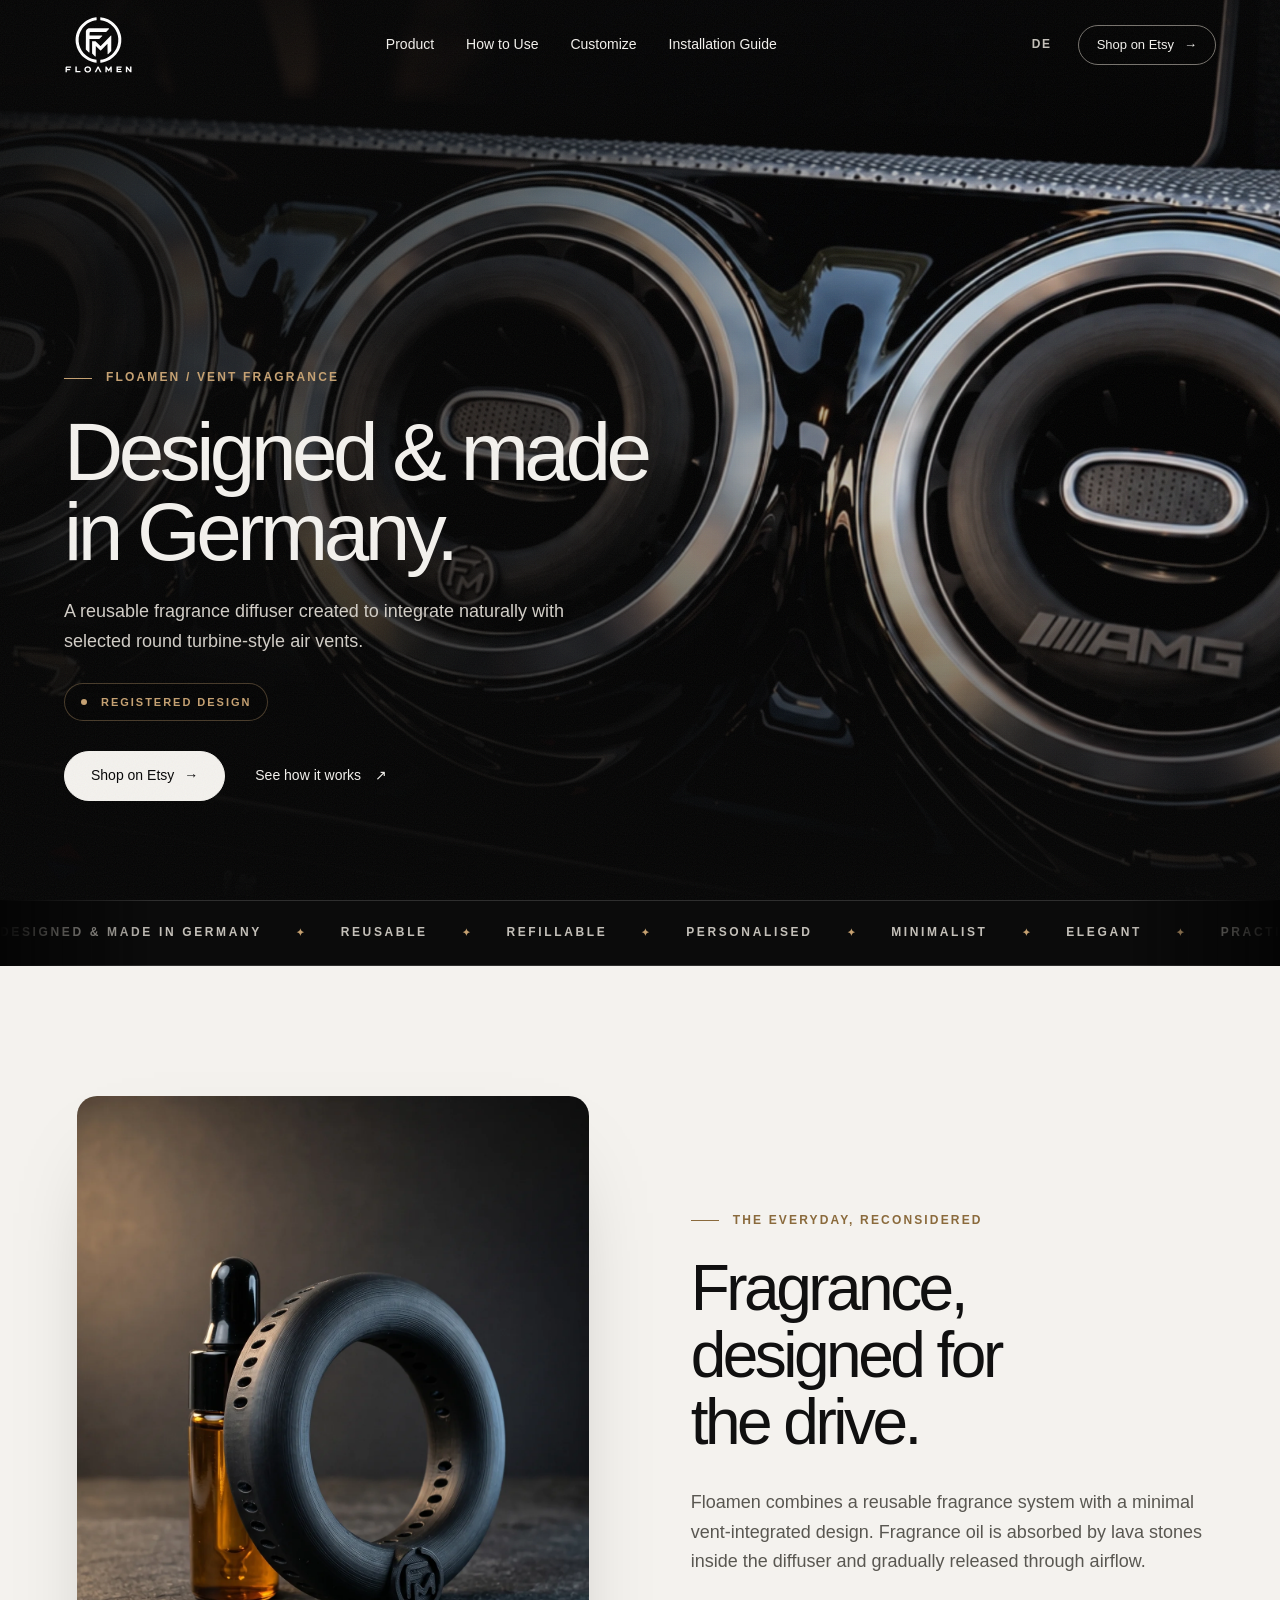
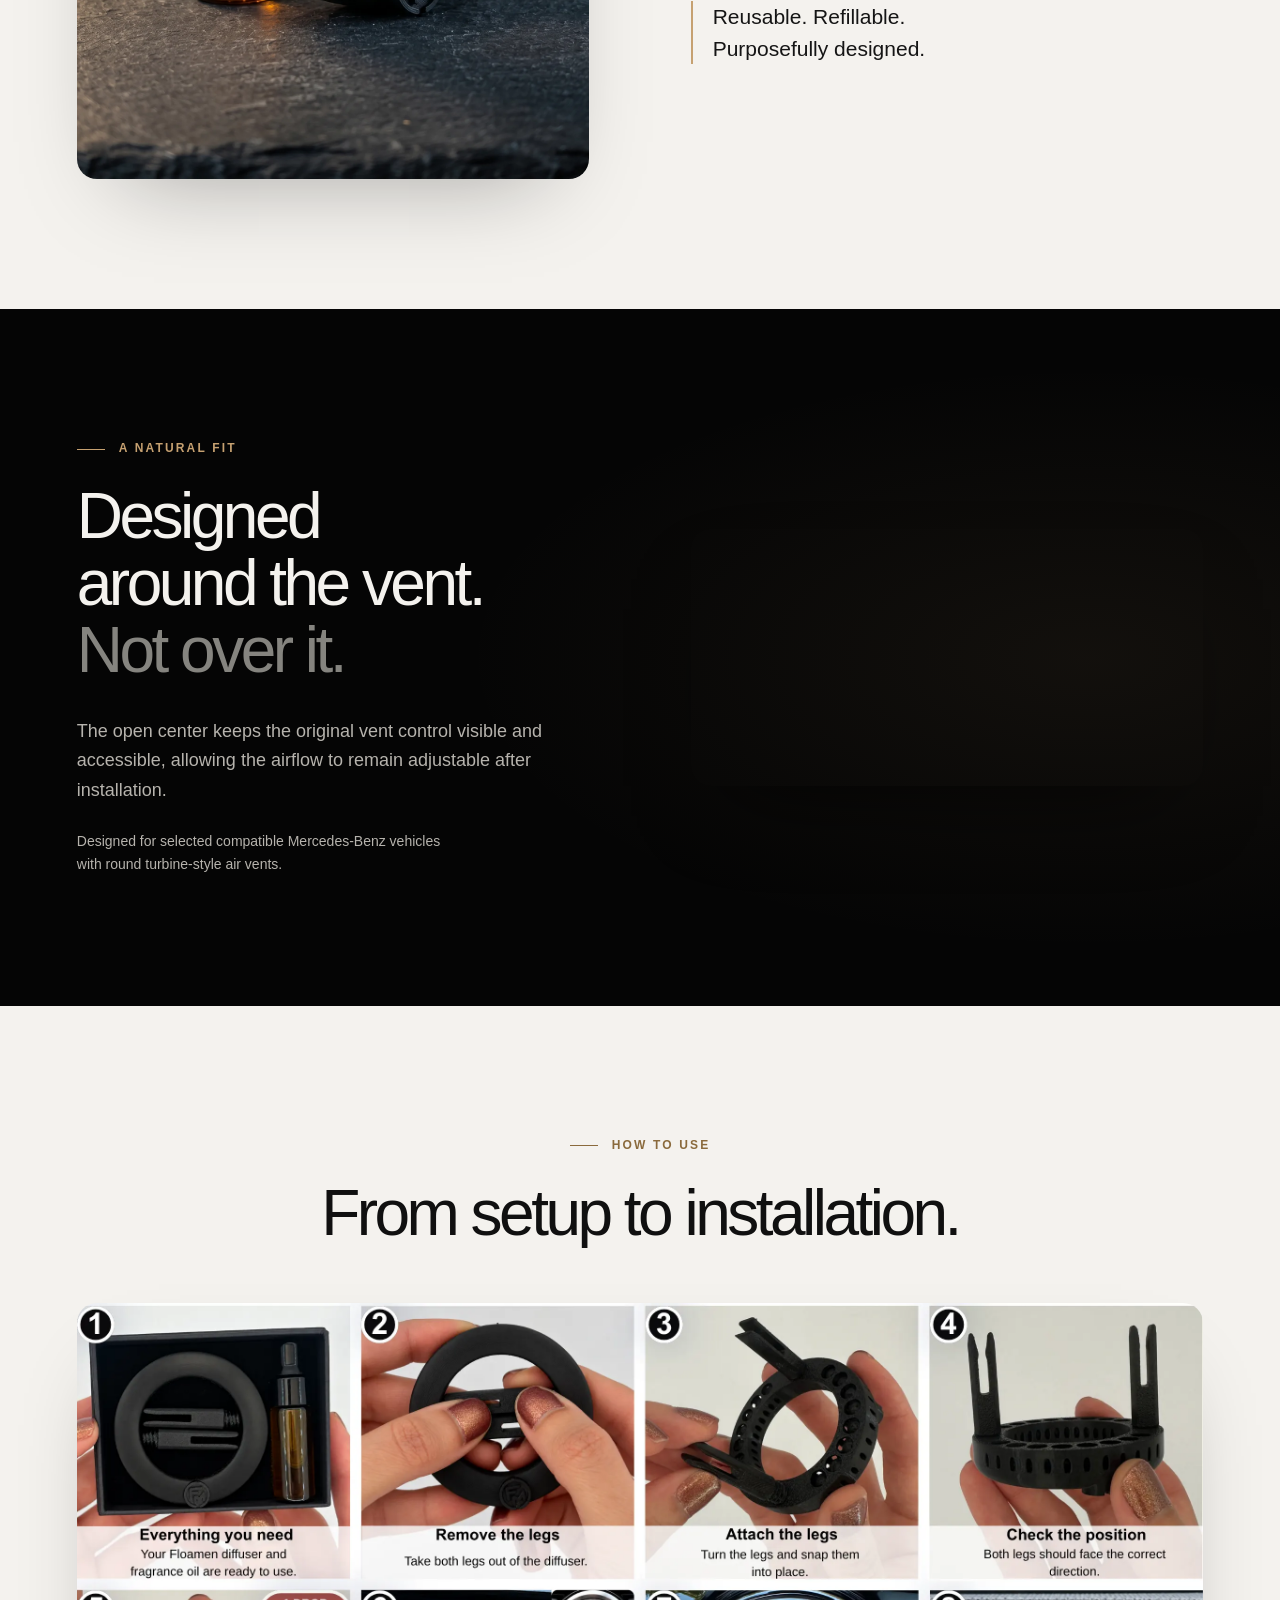
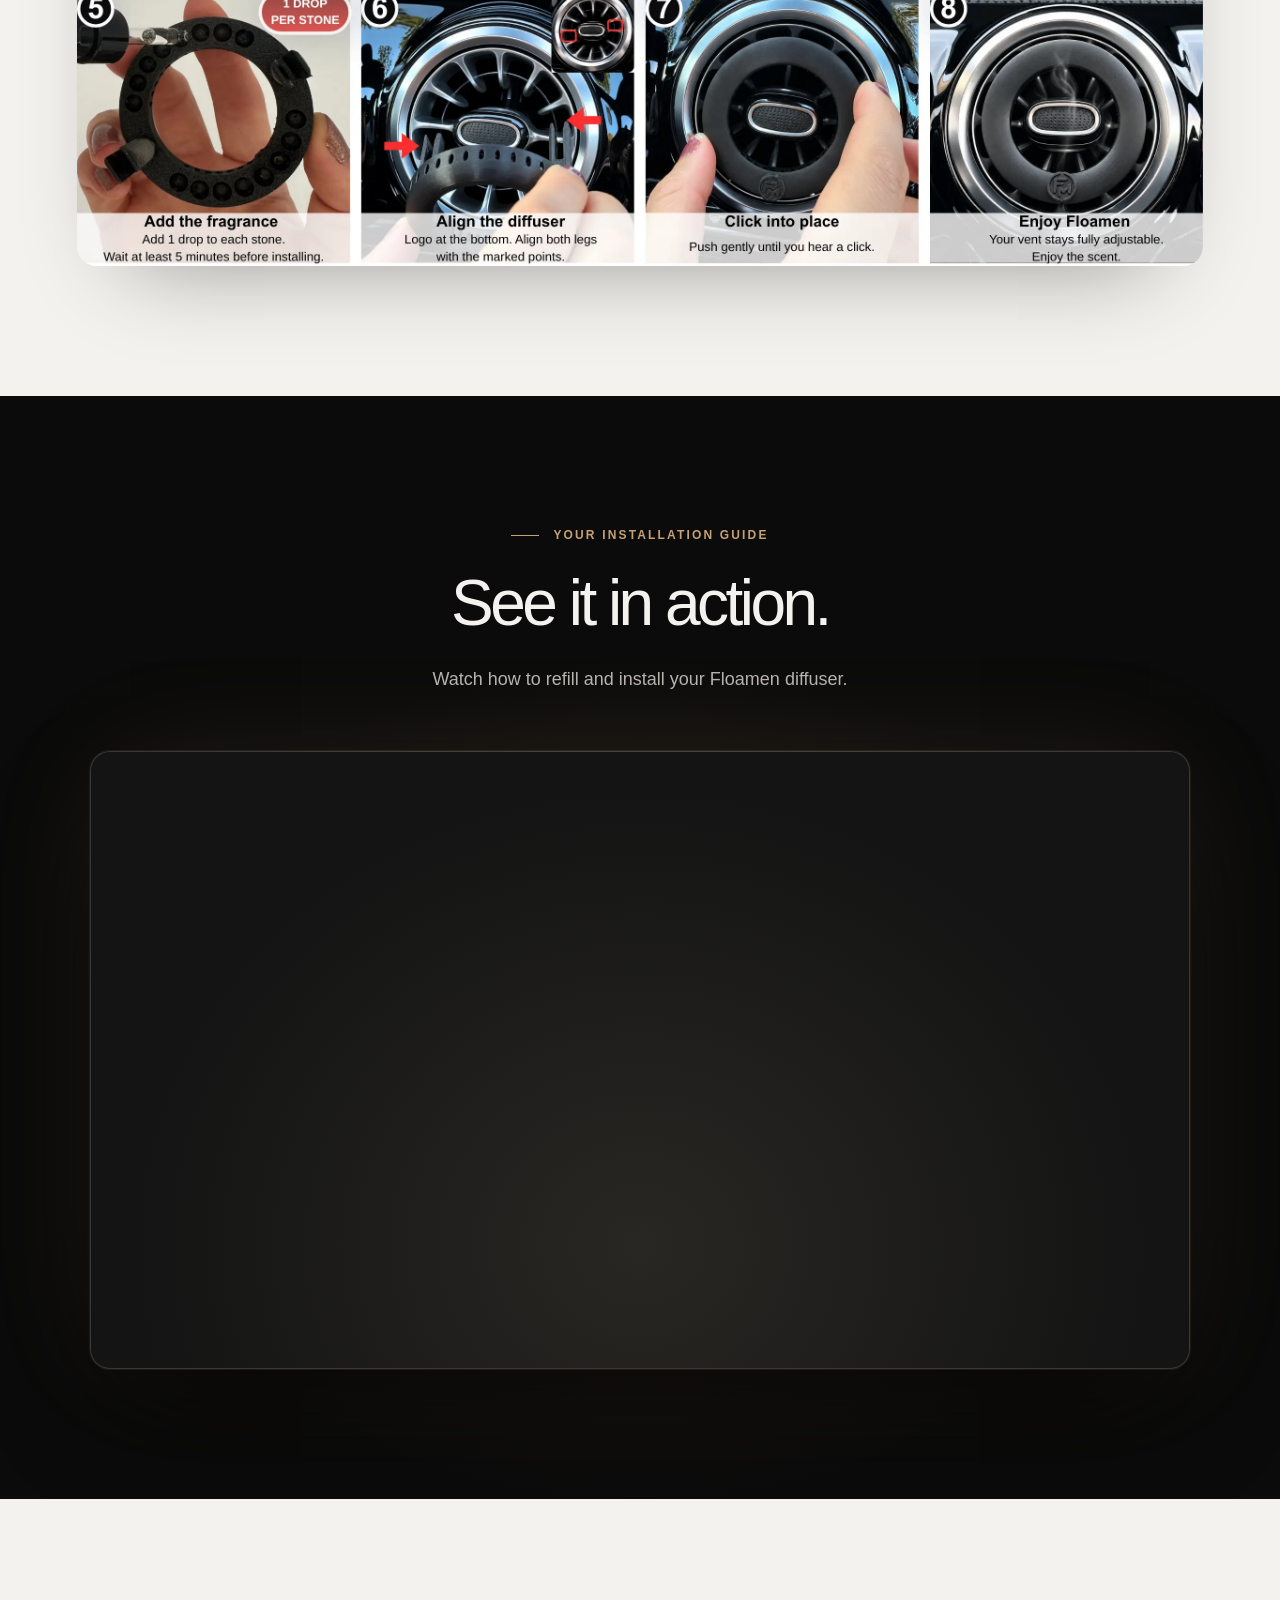
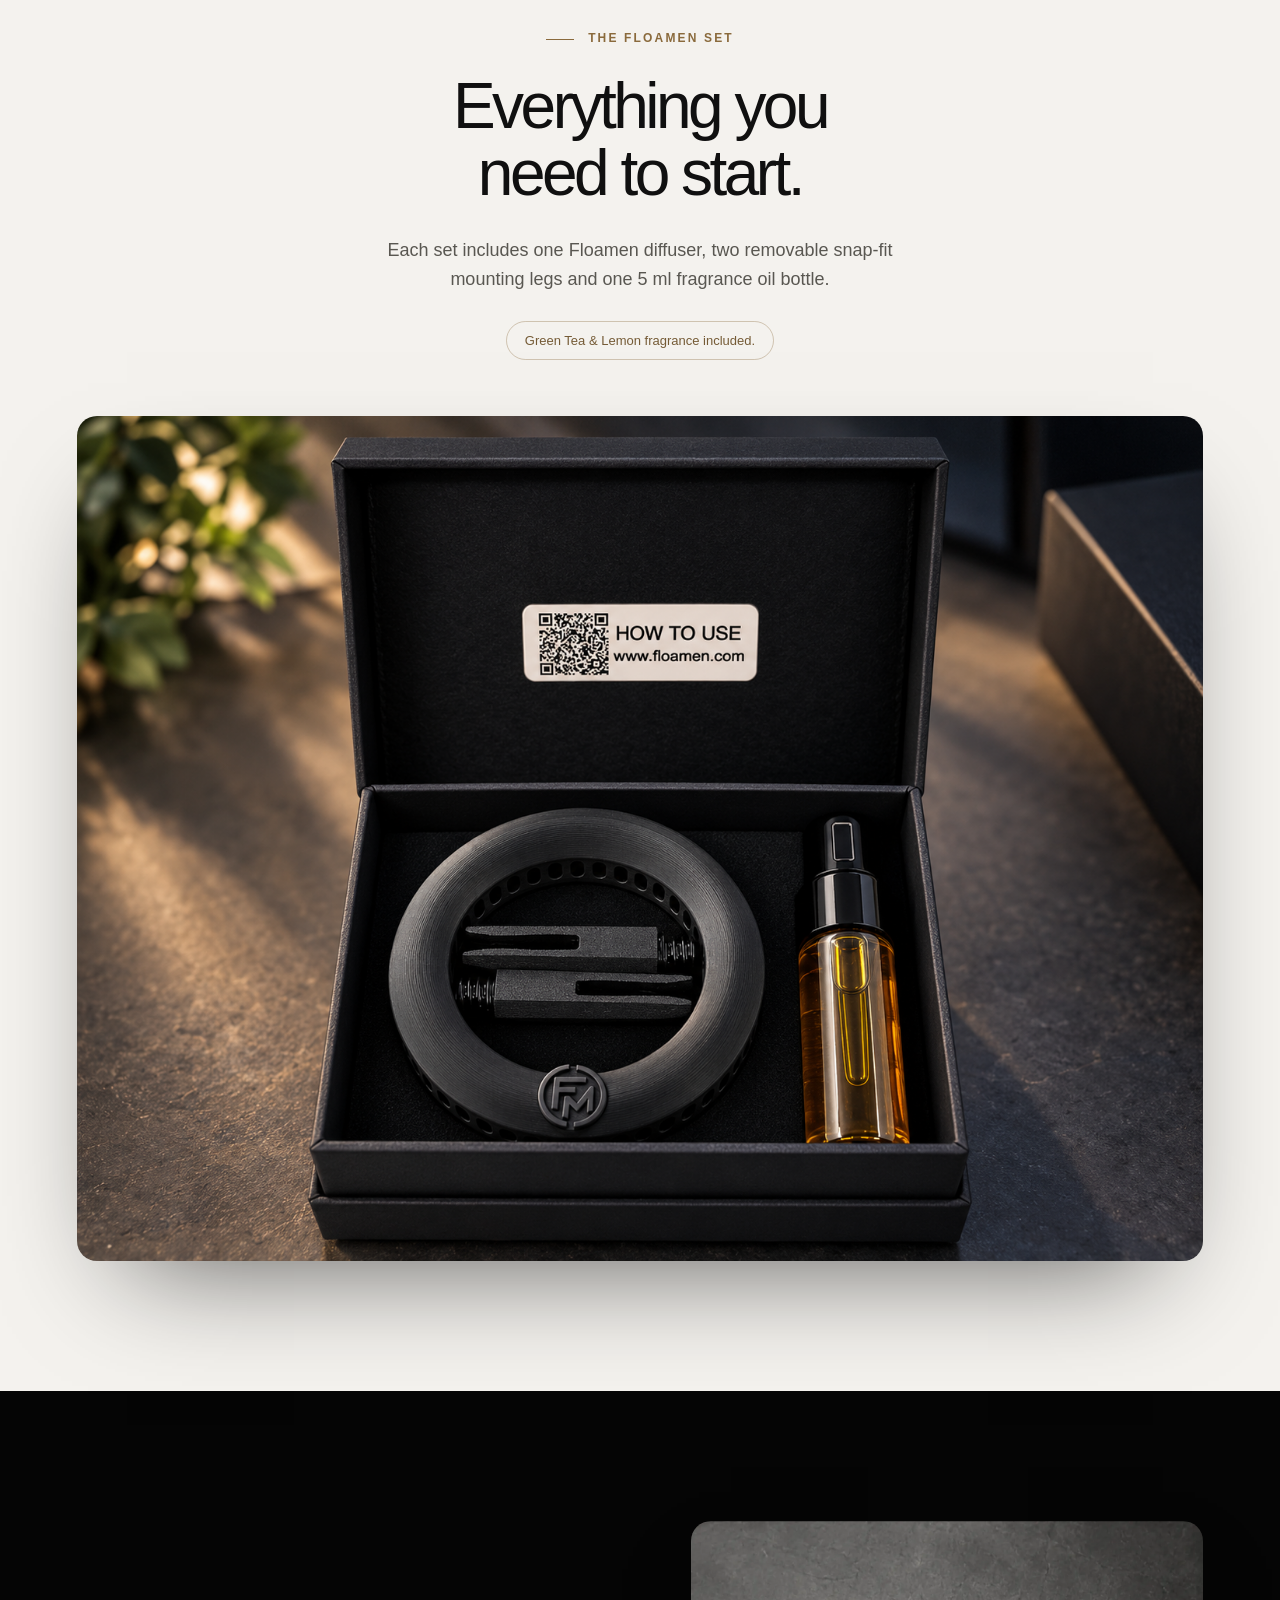
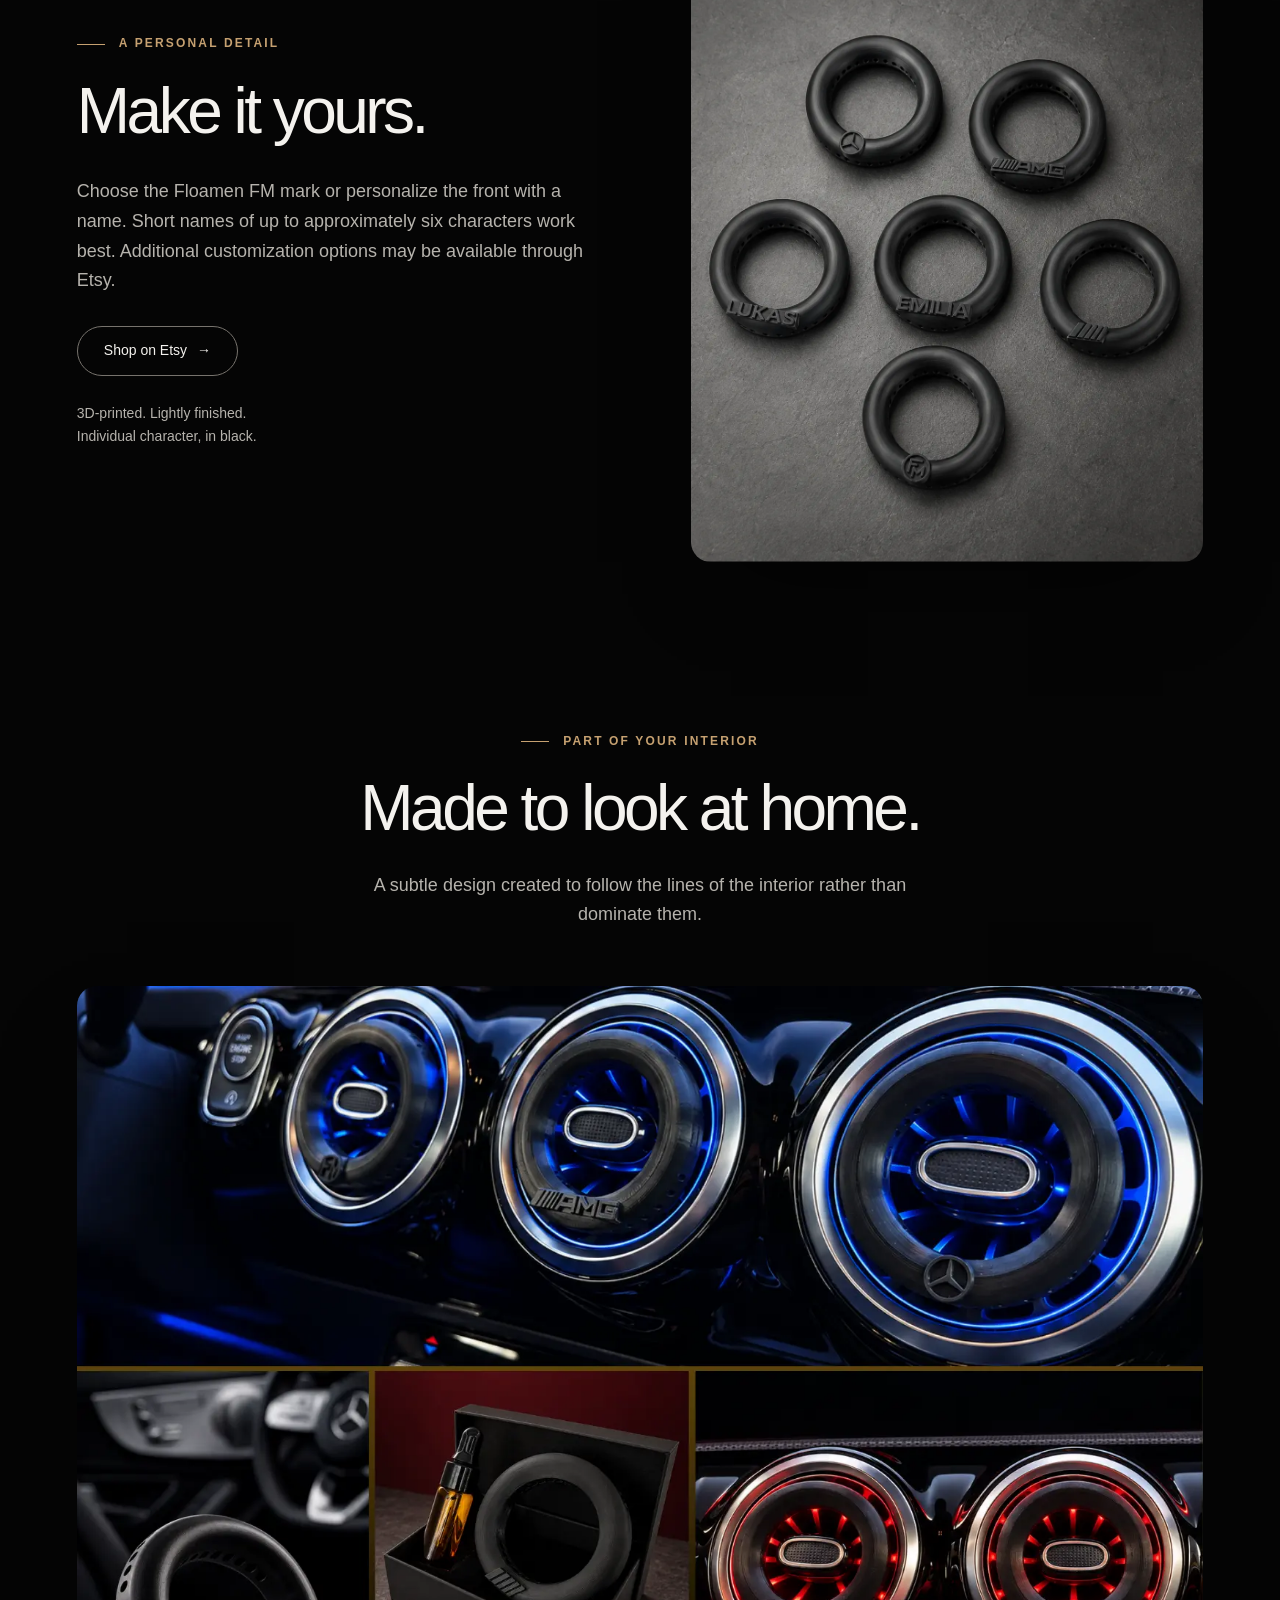
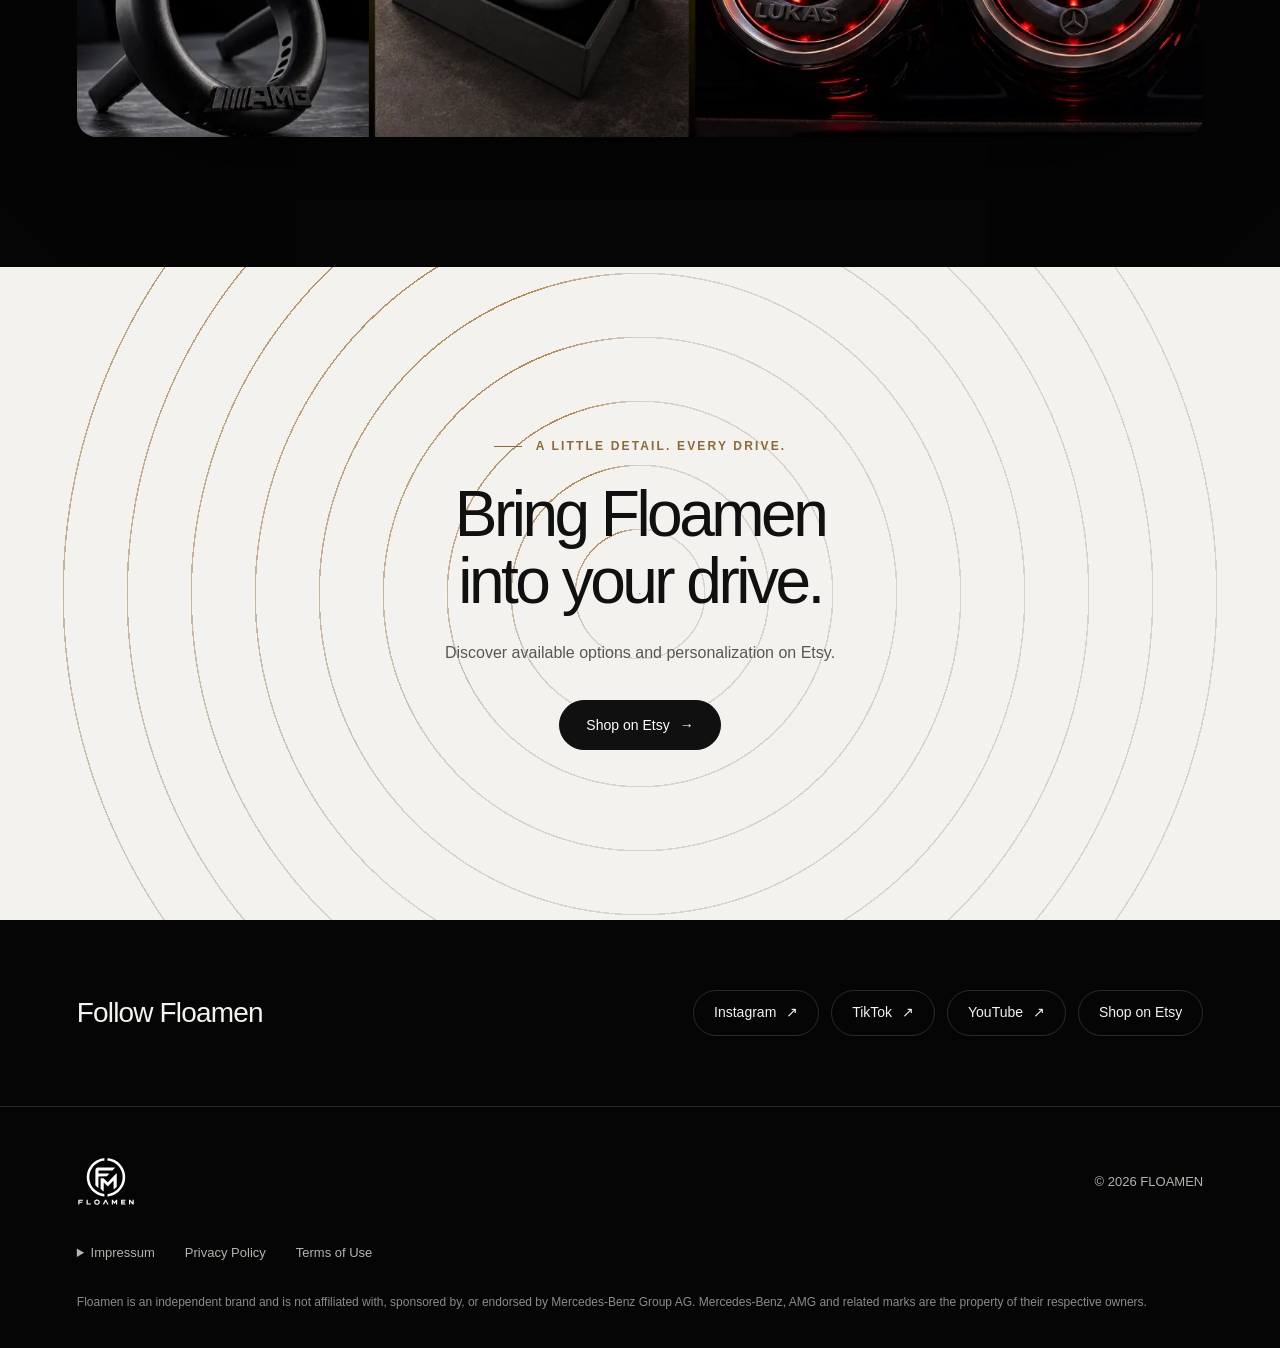
<file: index.html>
<!doctype html>
<html lang="en">

<head>
    <meta charset="utf-8">
    <meta name="viewport" content="width=device-width, initial-scale=1">
    <title>FLOAMEN | Mercedes Car Air Freshener</title>
    <meta name="description" content="Discover FLOAMEN, a premium reusable Mercedes car air freshener designed for selected round turbine-style vents. Personalised design, made in Germany">
    <link rel="canonical" href="https://www.floamen.com/">
<link rel="alternate" hreflang="en" href="https://www.floamen.com/">
<link rel="alternate" hreflang="de" href="https://www.floamen.com/de/">
<link rel="alternate" hreflang="x-default" href="https://www.floamen.com/">
    <meta name="robots" content="index, follow">
    <meta property="og:title" content="FLOAMEN | Reusable Car Fragrance Diffuser">
    <meta property="og:description" content="A reusable, customizable car fragrance diffuser for selected Mercedes-Benz vehicles. Designed and made in Germany.">
    <meta property="og:type" content="website">
    <meta property="og:site_name" content="FLOAMEN">
    <meta name="twitter:card" content="summary_large_image">
    <meta name="twitter:title" content="FLOAMEN | Reusable Car Fragrance Diffuser">
    <meta name="twitter:description" content="A reusable, customizable car fragrance diffuser for selected Mercedes-Benz vehicles. Designed and made in Germany.">
    <meta name="twitter:image" content="https://www.floamen.com/assets/images/hero.webp">
    <meta property="og:url" content="https://www.floamen.com/">
    <meta property="og:image" content="https://www.floamen.com/assets/images/hero.webp">
    <meta property="og:image:alt" content="Floamen diffuser installed in the center turbine-style vent">
    <meta name="theme-color" content="#050505">
    <link rel="icon" href="assets/logo/favicon.png" type="image/png">
    <link rel="stylesheet" href="assets/css/style.css">
    <script defer src="assets/js/links.js"></script>
    <script defer src="assets/js/main.js"></script>
    <script type="application/ld+json">
    {
      "@context": "https://schema.org",
      "@type": "WebSite",
      "name": "FLOAMEN",
      "url": "https://www.floamen.com/"
    }
    </script>
    <style>
        .legal .privacy-link {
            color: inherit;
            text-decoration: none;
            cursor: pointer;
        }
        .legal .privacy-link:hover,
        .legal .privacy-link:focus-visible {
            text-decoration: underline;
            text-underline-offset: 0.25em;
        }
    </style>
</head>

<body>
    <a class="skip" href="#main">Skip to content</a>
    <header class="header"><a class="brand" href="#" aria-label="Floamen home"><img src="assets/logo/floamen-logo.svg"
                width="1000" height="849" alt="FLOAMEN"></a>
        <nav aria-label="Main navigation"><a href="#product">Product</a><a href="#how-to-use">How to Use</a><a
                href="#customize">Customize</a><a href="#installation-video">Installation Guide</a></nav><a class="lang" href="de/" hreflang="de" lang="de"
            aria-label="Deutsch">DE</a><a
            class="button small" data-etsy role="link" href="https://floamen.etsy.com">Shop on Etsy</a>
    </header>
    <main id="main">
        <section class="hero" aria-labelledby="hero-title">
            <div class="hero-copy">
                <p class="eyebrow">FLOAMEN / VENT FRAGRANCE</p>
                <h1 id="hero-title">Designed &amp; made<br>in Germany.</h1>
                <p>A reusable fragrance diffuser created to integrate naturally with selected round turbine-style air
                    vents.</p>
                <p class="eyebrow badge">REGISTERED DESIGN</p>
                <div class="actions"><a class="button" data-etsy role="link" href="https://floamen.etsy.com">Shop on Etsy</a><a class="text-link" href="#how-to-use">See how it works <span
                            aria-hidden="true">↗</span></a></div>
            </div><img class="hero-image" src="assets/images/hero.webp" width="1448" height="1086" loading="eager"
                fetchpriority="high"
                alt="Black FM-branded Floamen diffuser fitted inside the center vent, with all three turbine vents visible">
        </section>
        <div class="marquee" aria-hidden="true">
            <div class="marquee-track"><span>Designed &amp; made in Germany</span><span>Reusable</span><span>Refillable</span><span>Personalised</span><span>Minimalist</span><span>Elegant</span><span>Practical</span><span>Individual</span><span>Registered design</span></div>
        </div>
        <section id="product" class="split light section">
            <div class="photo reveal"><img src="assets/images/product-fragrance.webp" width="1086" height="1448"
                    loading="lazy"
                    alt="Black Floamen ring with two rear mounting legs beside a fragrance oil dropper bottle"></div>
            <div class="copy reveal">
                <p class="eyebrow">THE EVERYDAY, RECONSIDERED</p>
                <h2>Fragrance,<br>designed for<br>the drive.</h2>
                <p>Floamen combines a reusable fragrance system with a minimal vent-integrated design. Fragrance oil is
                    absorbed by lava stones inside the diffuser and gradually released through airflow.</p>
                <p class="statement">Reusable. Refillable.<br>Purposefully designed.</p>
            </div>
        </section>
        <section class="split integration section">
            <div class="copy reveal">
                <p class="eyebrow">A NATURAL FIT</p>
                <h2>Designed around the vent.<br><span class="muted">Not over it.</span></h2>
                <p>The open center keeps the original vent control visible and accessible, allowing the airflow to
                    remain adjustable after installation.</p>
                <p class="fine">Designed for selected compatible Mercedes-Benz vehicles with round turbine-style air
                    vents.</p>
            </div>
            <div class="photo reveal"><video autoplay loop muted playsinline preload="metadata" width="1080" height="1440"
                    aria-label="Floamen diffuser and vent control rotating together"
                    style="display: block; width: 100%; max-width: 100%; height: auto; object-fit: contain;">
                    <source src="assets/video/vent-adjustment.mp4" type="video/mp4">
                </video>
            </div>
        </section>
        <section id="how-to-use" class="instructions section light" aria-labelledby="how-to-use-title">
            <div class="section-heading reveal">
                <p class="eyebrow">HOW TO USE</p>
                <h2 id="how-to-use-title">From setup to installation.</h2>
            </div>
            <img class="instruction-image reveal" src="assets/images/how-it-works.webp" width="2400" height="1200"
                loading="lazy" decoding="async"
                style="display:block;width:min(100%,1200px);max-width:100%;height:auto;object-fit:contain;margin:clamp(1.5rem,4vw,3rem) auto 0;"
                alt="Floamen step-by-step instructional collage showing how to prepare, refill, and install the diffuser.">
        </section>
        <section id="installation-video" class="video-section section">
            <div class="section-heading reveal">
                <p class="eyebrow">YOUR INSTALLATION GUIDE</p>
                <h2>See it in action.</h2>
                <p>Watch how to refill and install your Floamen diffuser.</p>
            </div>
            <div id="video-player" class="video-player" aria-label="Floamen installation video"></div>
        </section>
        <section class="included section light">
            <div class="section-heading reveal">
                <p class="eyebrow">THE FLOAMEN SET</p>
                <h2>Everything you<br>need to start.</h2>
                <p>Each set includes one Floamen diffuser, two removable snap-fit mounting legs and one 5 ml fragrance
                    oil bottle.</p>
                <p class="scent">Green Tea &amp; Lemon fragrance included.</p>
            </div><img class="wide-photo reveal" src="assets/images/whats-included.webp" width="1448" height="1086"
                loading="lazy"
                alt="Black presentation box holding the Floamen diffuser, two detached mounting legs inside the ring and a 5 ml fragrance oil bottle">
        </section>
        <section id="customize" class="split section">
            <div class="copy reveal">
                <p class="eyebrow">A PERSONAL DETAIL</p>
                <h2>Make it yours.</h2>
                <p>Choose the Floamen FM mark or personalize the front with a name. Short names of up to approximately
                    six characters work best. Additional customization options may be available through Etsy.</p><a
                    class="button" data-etsy role="link" href="https://floamen.etsy.com">Shop on Etsy</a>
                <p class="fine">3D-printed. Lightly finished.<br>Individual character, in black.</p>
            </div>
            <div class="photo reveal"><img src="assets/images/customization.webp" width="1122" height="1402"
                    loading="lazy"
                    alt="Six black diffuser customization examples, including the Floamen FM mark and raised names LUKAS and EMILIA">
            </div>
        </section>
        <section class="lifestyle section">
            <div class="section-heading reveal">
                <p class="eyebrow">PART OF YOUR INTERIOR</p>
                <h2>Made to look at home.</h2>
                <p>A subtle design created to follow the lines of the interior rather than dominate them.</p>
            </div><img class="wide-photo reveal" src="assets/images/lifestyle.webp" width="1448" height="1086"
                loading="lazy"
                alt="Collage of Floamen integrated into turbine-style vents and displayed beside its fragrance bottle">
        </section>
        <section class="final-cta section light">
            <p class="eyebrow">A LITTLE DETAIL. EVERY DRIVE.</p>
            <h2>Bring Floamen<br>into your drive.</h2>
            <p>Discover available options and personalization on Etsy.</p><a class="button dark" data-etsy role="link" href="https://floamen.etsy.com">Shop on Etsy</a>
        </section>
        <section class="social section">
            <h2>Follow Floamen</h2>
            <div class="social-links"><a data-link="instagram">Instagram <span aria-hidden="true">↗</span></a><a
                    data-link="tiktok">TikTok <span aria-hidden="true">↗</span></a><a data-link="youtube">YouTube <span
                        aria-hidden="true">↗</span></a><a data-etsy role="link" href="https://floamen.etsy.com">Shop on Etsy</a></div>
        </section>
    </main>
    <footer>
        <div class="footer-top"><a class="brand footer-brand" href="#" aria-label="Floamen home"><img
                    src="assets/logo/floamen-logo.svg" width="1000" height="849" loading="lazy" alt="FLOAMEN"></a>
            <p>© <span id="year"></span> FLOAMEN</p>
        </div>
        <div class="legal">
            <details id="impressum">
                <summary>Impressum</summary>
                <div>
                    <p><strong>Angaben gemäß § 5 DDG</strong></p>
                    <p><strong>Ümran Negiz</strong><br>
                    Einzelunternehmen – FLOAMEN<br>
                    Biedenkopfer Straße<br>
                    57072 Siegen<br>
                    Deutschland</p>
                    <p><strong>Kontakt:</strong><br>
                    E-Mail: <a href="mailto:floamen.design@gmail.com">floamen.design@gmail.com</a></p>
                </div>
            </details>
            <a class="privacy-link" href="privacy-policy.html">Privacy Policy</a>
<a class="privacy-link" href="terms.html">Terms of Use</a>
        </div>
        <p class="disclaimer">Floamen is an independent brand and is not affiliated with, sponsored by, or endorsed by
            Mercedes-Benz Group AG. Mercedes-Benz, AMG and related marks are the property of their respective owners.
        </p>
    </footer>
</body>

</html>
</file>
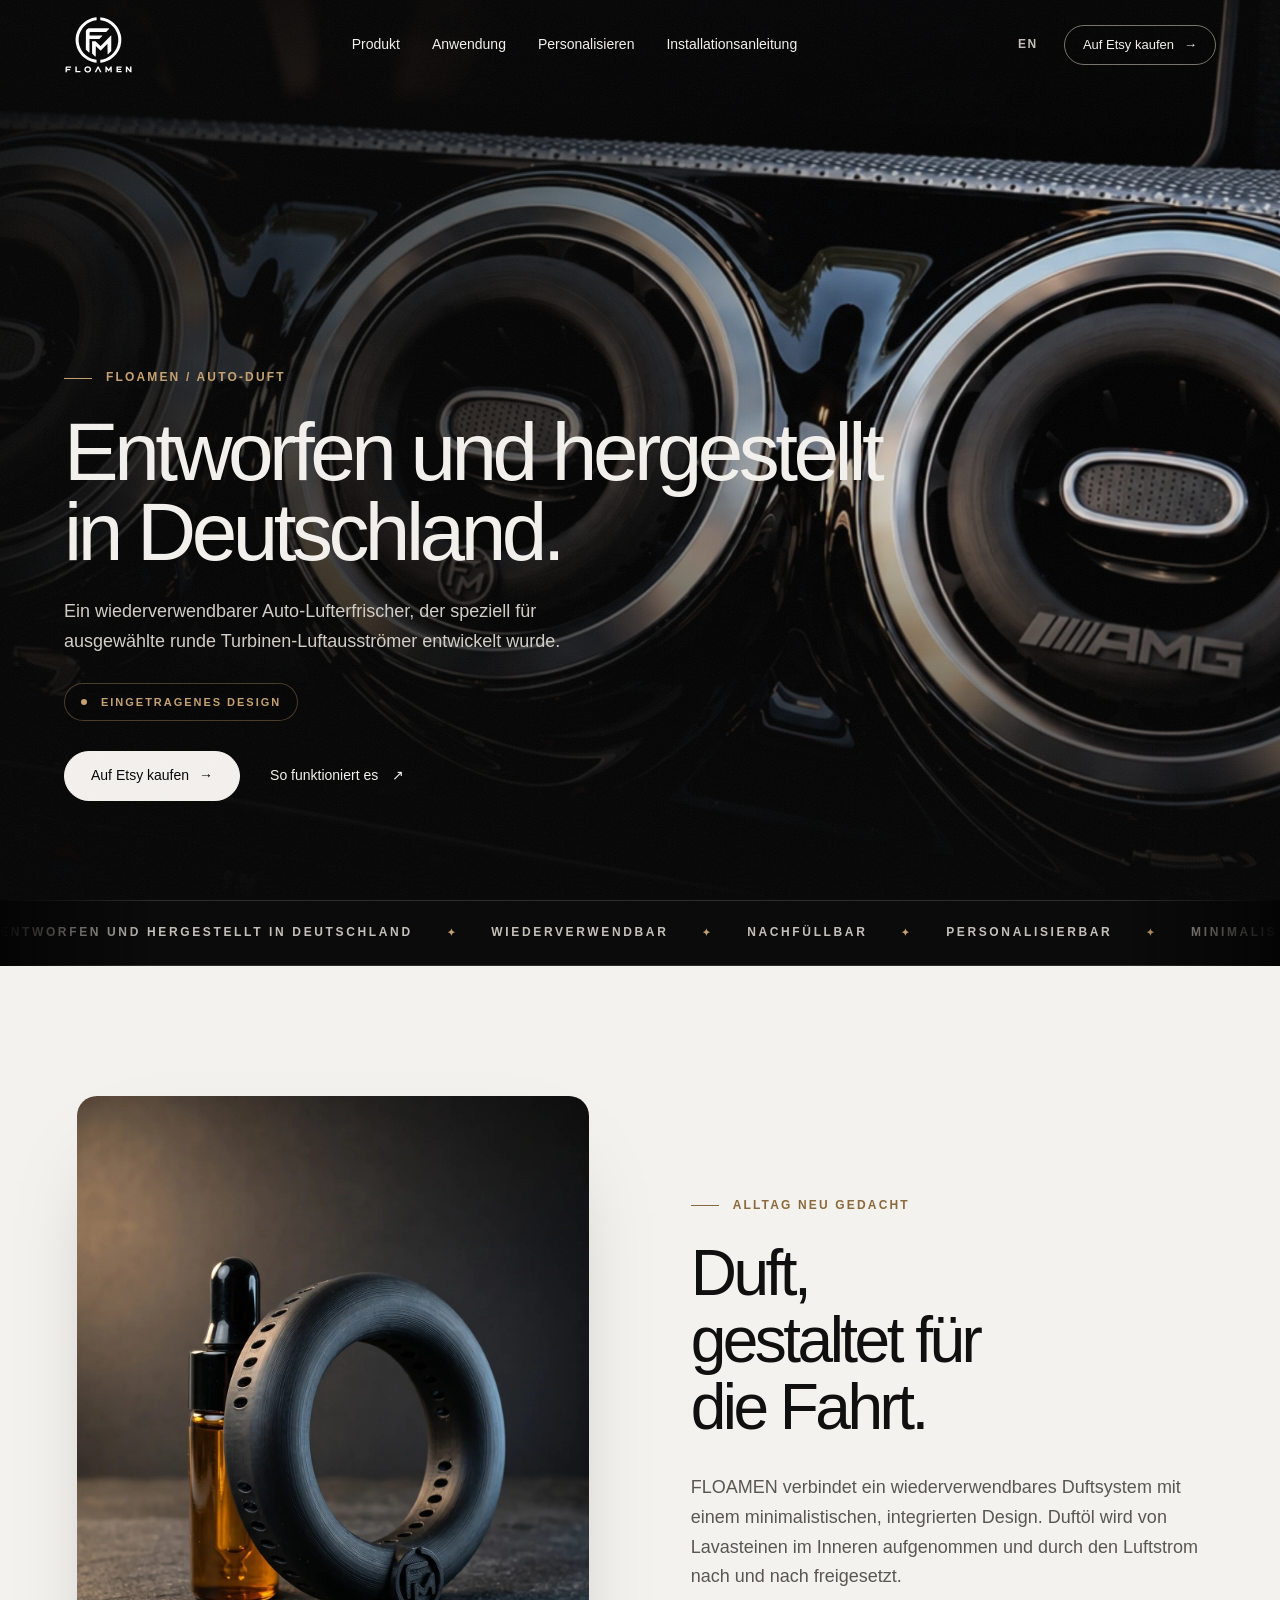
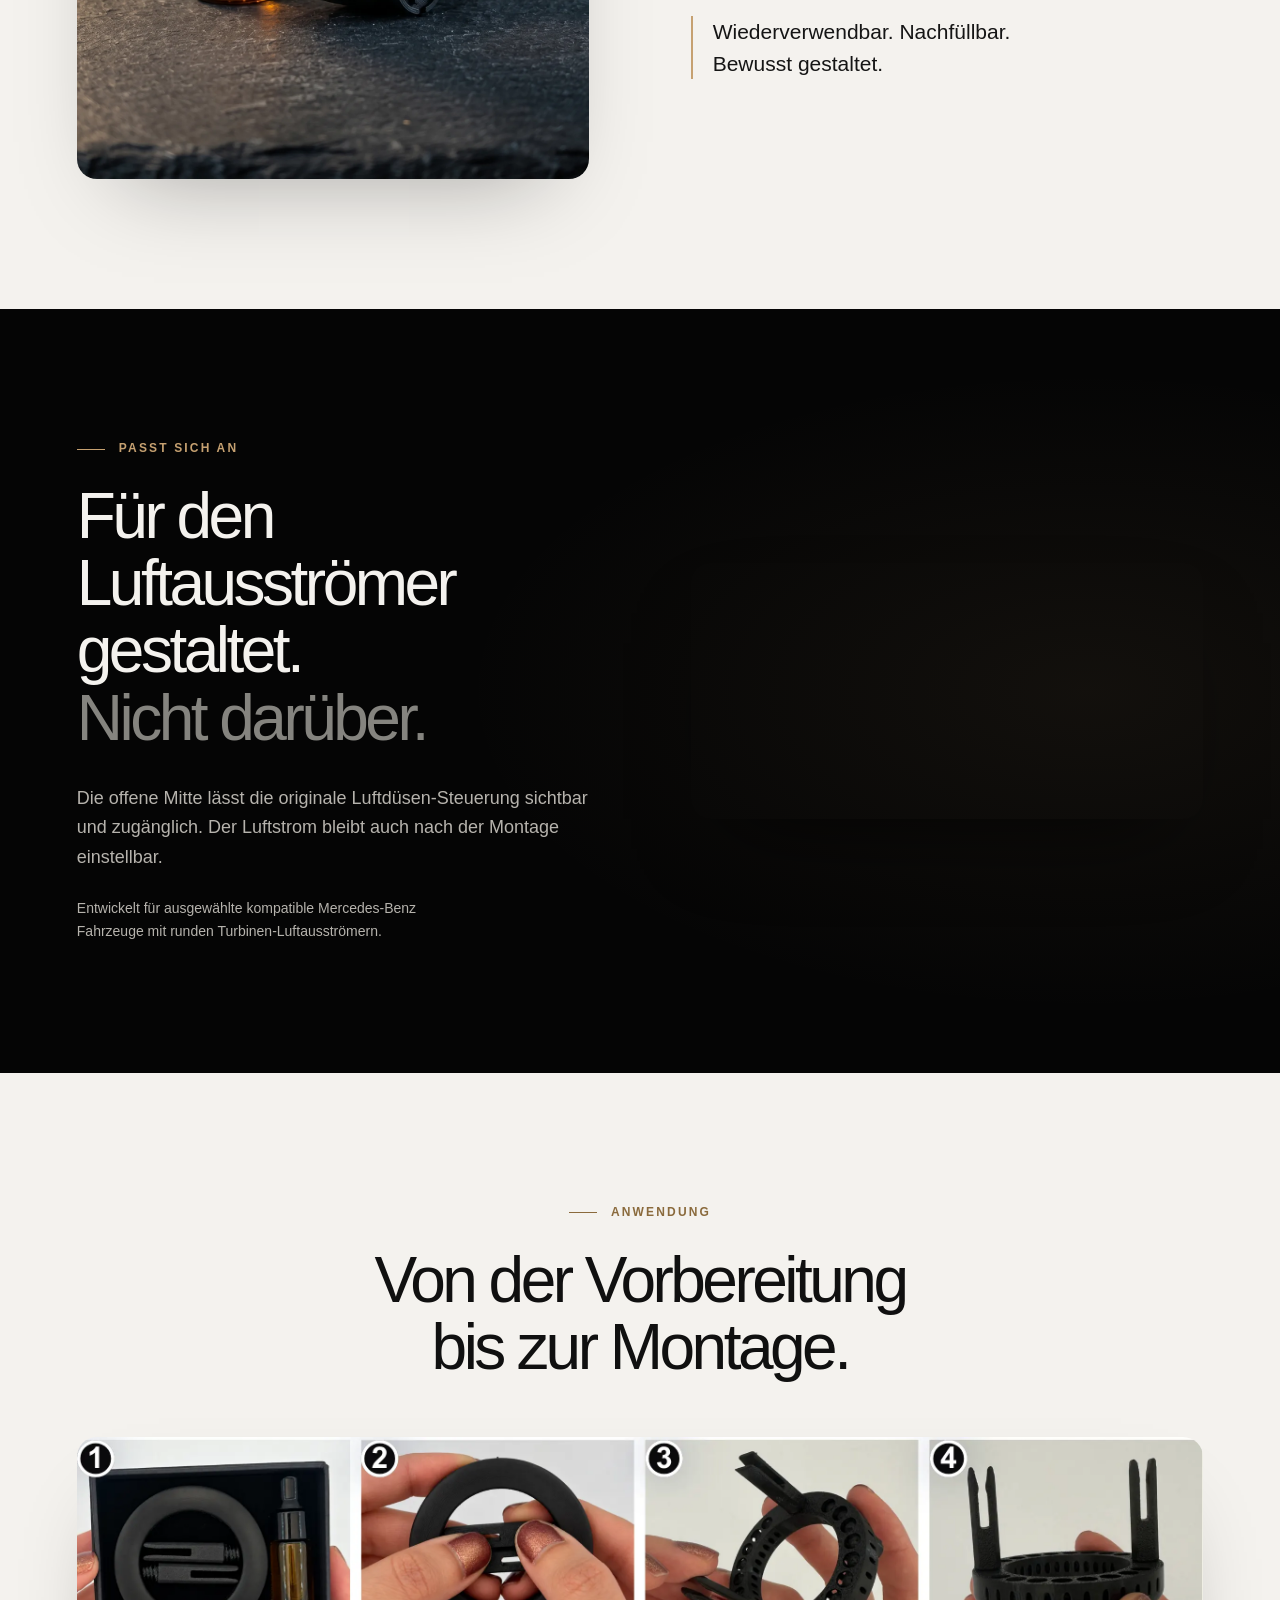
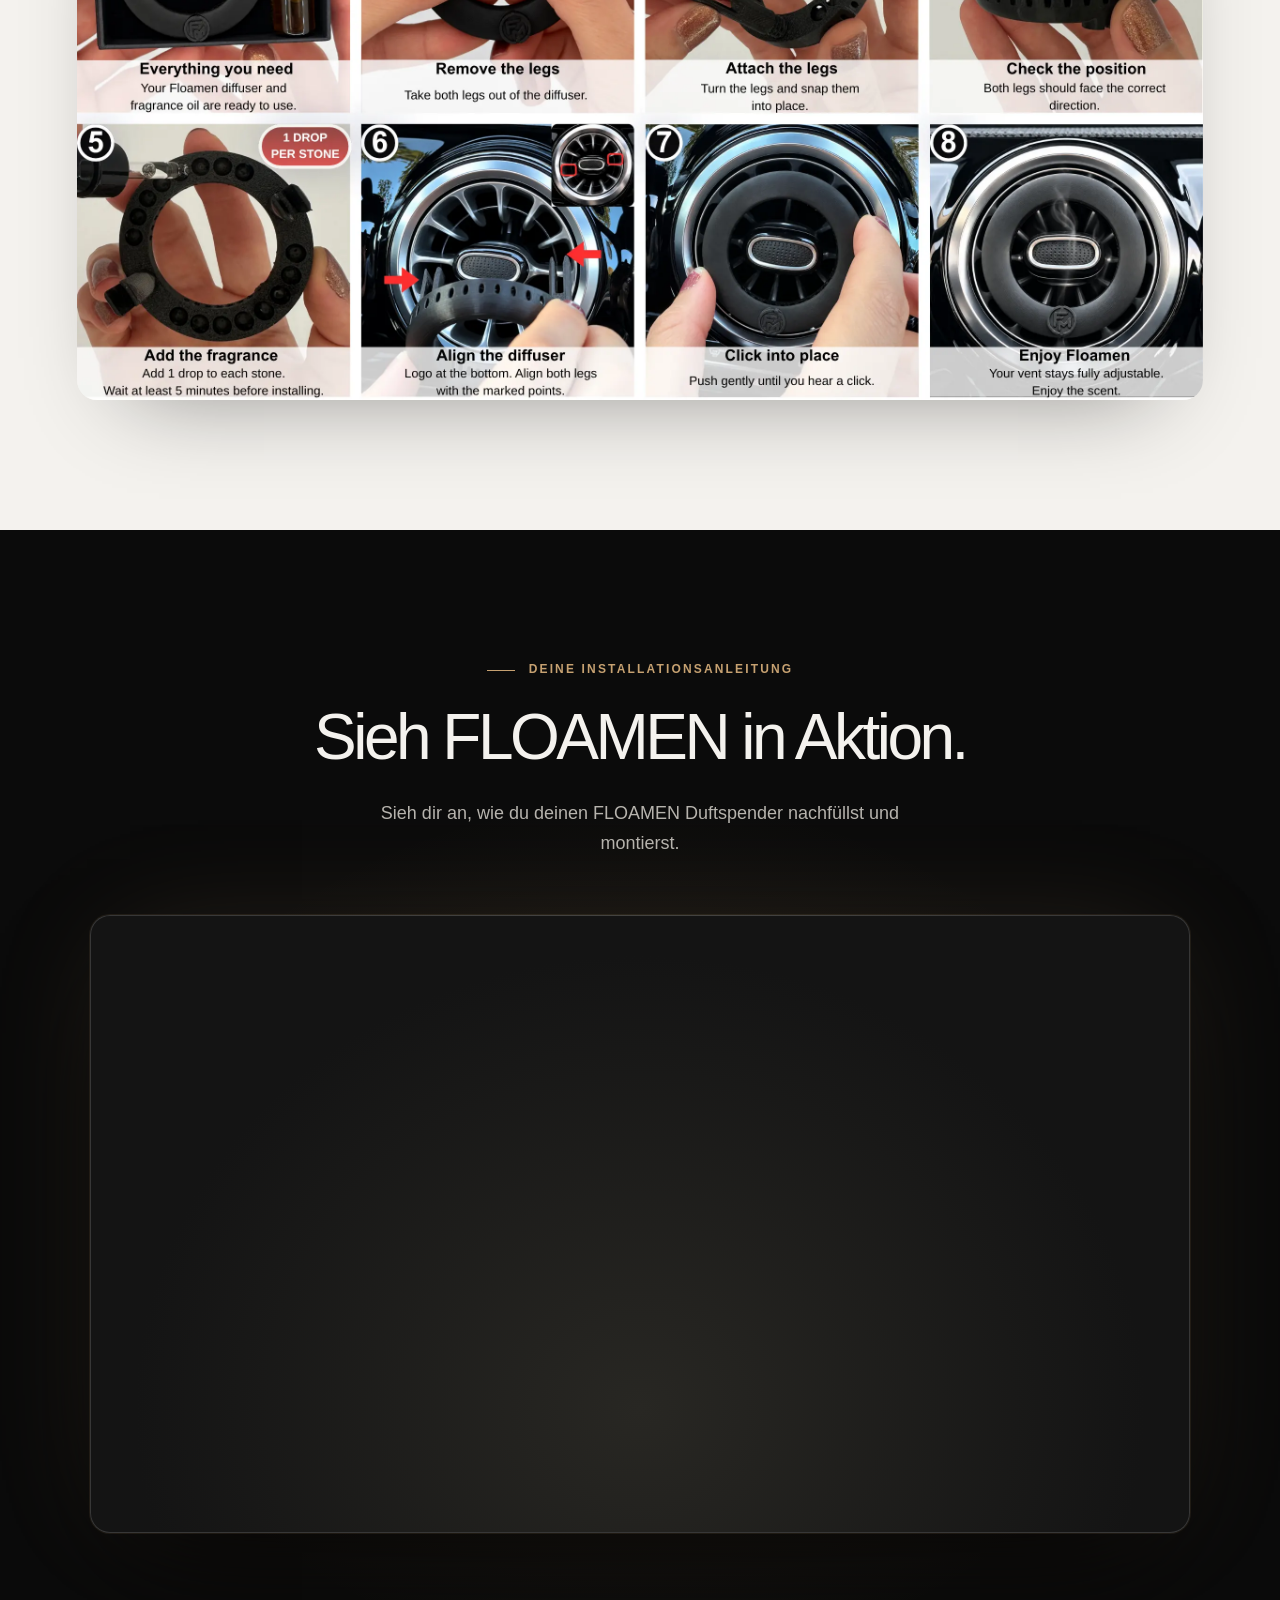
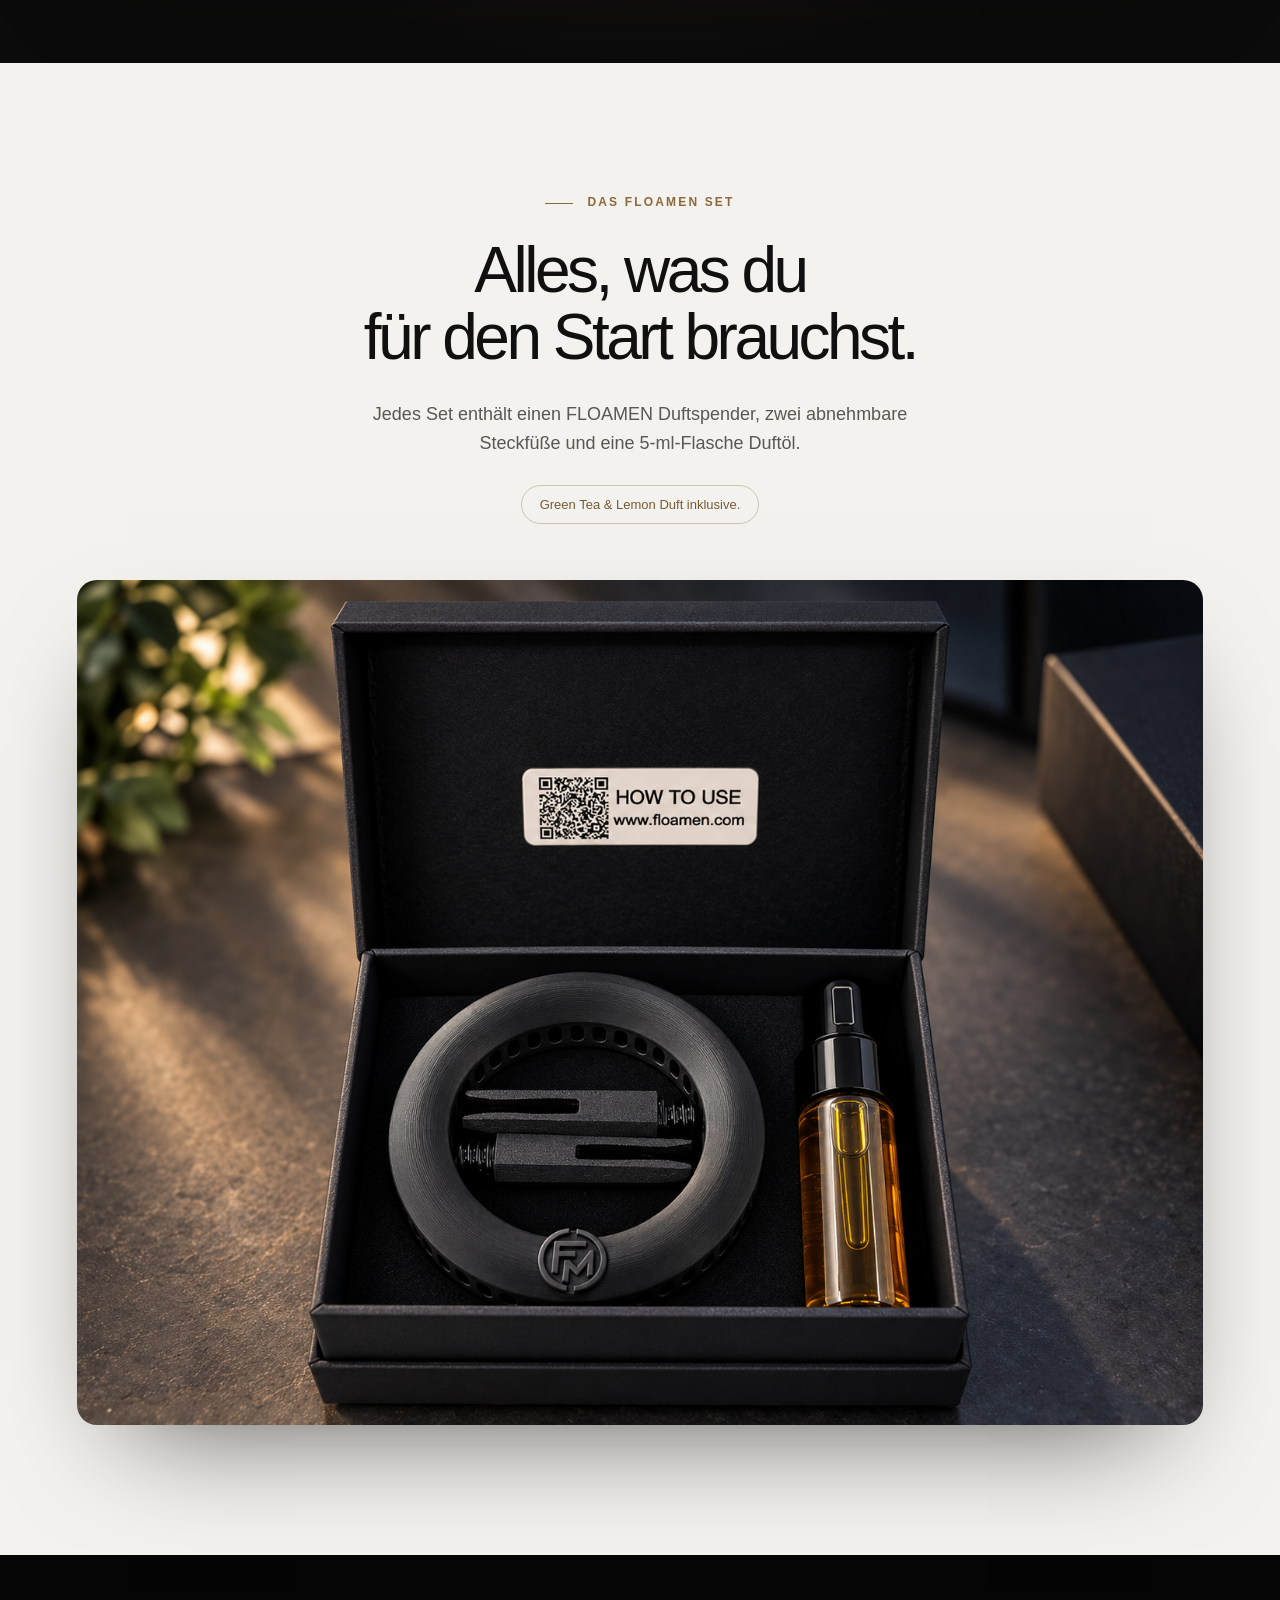
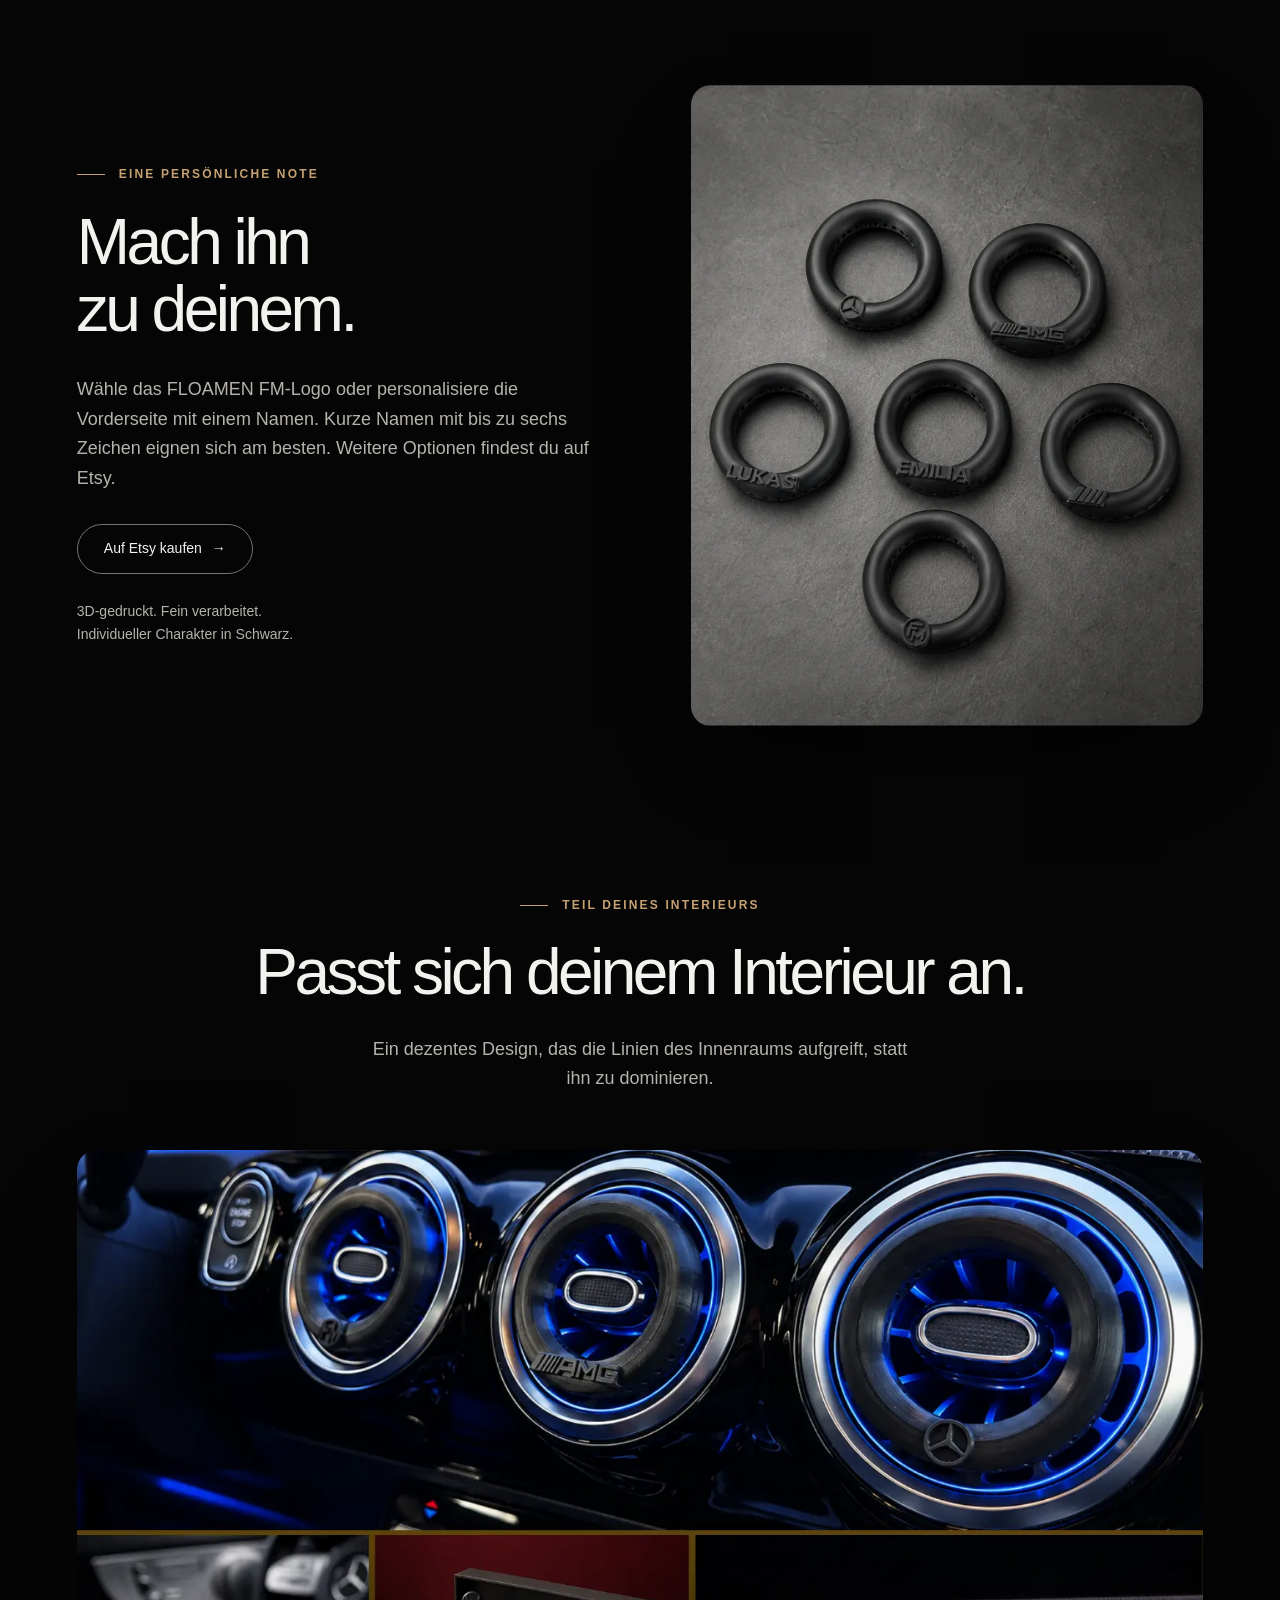
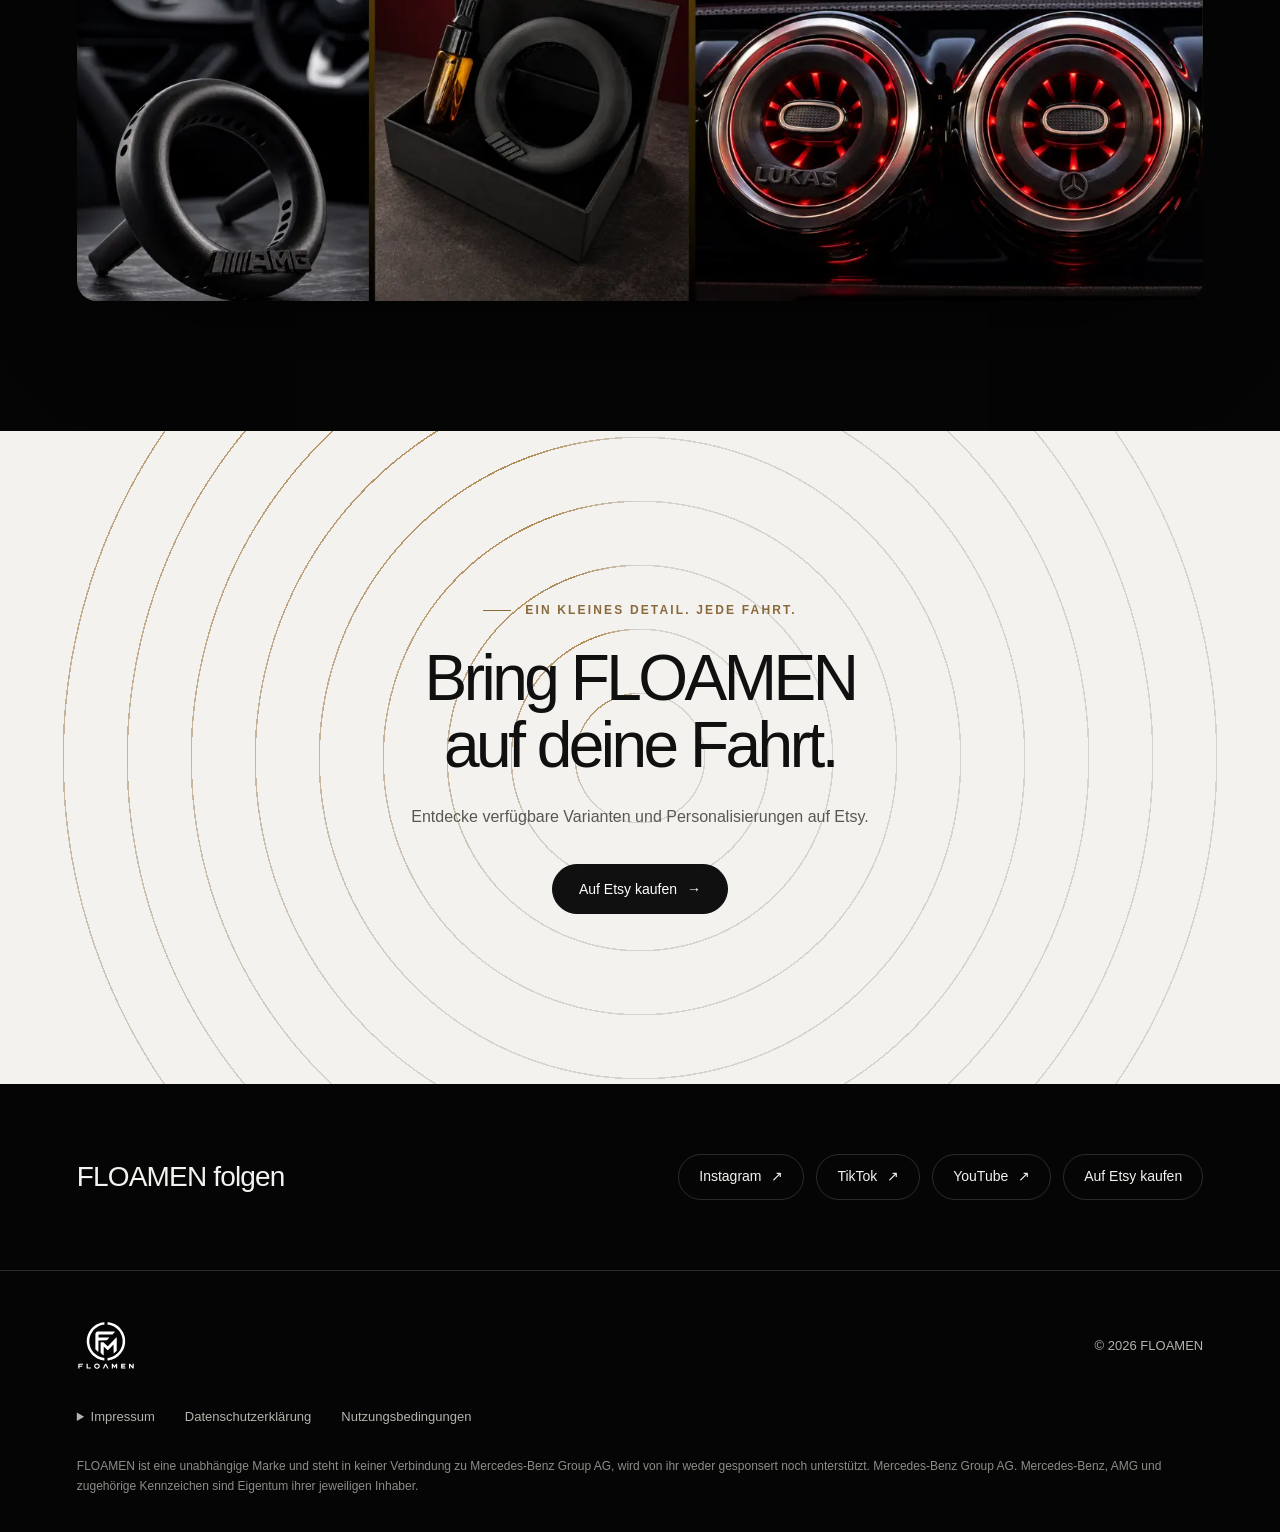
<file: de/index.html>
<!doctype html>
<html lang="de">

<head>
    <meta charset="utf-8">
    <meta name="viewport" content="width=device-width, initial-scale=1">
    <title>FLOAMEN | Mercedes Auto-Lufterfrischer</title>
    <meta name="description" content="Entdecke FLOAMEN: einen hochwertigen, wiederverwendbaren Mercedes Auto-Lufterfrischer für ausgewählte runde Turbinen-Lüftungsdüsen. Personalisiert und Made in Deutschland.">
    <link rel="canonical" href="https://www.floamen.com/de/">
<link rel="alternate" hreflang="en" href="https://www.floamen.com/">
<link rel="alternate" hreflang="de" href="https://www.floamen.com/de/">
<link rel="alternate" hreflang="x-default" href="https://www.floamen.com/">
    <meta name="robots" content="index, follow">
    <meta property="og:title" content="FLOAMEN | Wiederverwendbarer Auto-Duft">
    <meta property="og:description" content="Wiederverwendbarer und personalisierbarer Auto-Duft für ausgewählte Mercedes-Benz Modelle. Entworfen und hergestellt in Deutschland.">
    <meta property="og:type" content="website">
    <meta property="og:site_name" content="FLOAMEN">
    <meta name="twitter:card" content="summary_large_image">
    <meta name="twitter:title" content="FLOAMEN | Reusable Car Fragrance Diffuser">
    <meta name="twitter:description" content="A reusable, customizable car fragrance diffuser for selected Mercedes-Benz vehicles. Designed and made in Germany.">
    <meta name="twitter:image" content="https://www.floamen.com/assets/images/hero.webp">
    <meta property="og:url" content="https://www.floamen.com/">
    <meta property="og:image" content="https://www.floamen.com/assets/images/hero.webp">
    <meta property="og:image:alt" content="Floamen diffuser installed in the center turbine-style vent">
    <meta name="theme-color" content="#050505">
    <link rel="icon" href="../assets/logo/favicon.png" type="image/png">
    <link rel="stylesheet" href="../assets/css/style.css">
    <script defer src="../assets/js/links.js"></script>
    <script defer src="../assets/js/main.js"></script>
    <script type="application/ld+json">
    {
      "@context": "https://schema.org",
      "@type": "WebSite",
      "name": "FLOAMEN",
      "url": "https://www.floamen.com/"
    }
    </script>
    <style>
        .legal .privacy-link {
            color: inherit;
            text-decoration: none;
            cursor: pointer;
        }
        .legal .privacy-link:hover,
        .legal .privacy-link:focus-visible {
            text-decoration: underline;
            text-underline-offset: 0.25em;
        }
    </style>
</head>

<body>
    <a class="skip" href="#main">Zum Inhalt springen</a>
    <header class="header"><a class="brand" href="/de/" aria-label="Floamen home"><img src="../assets/logo/floamen-logo.svg"
                width="1000" height="849" alt="FLOAMEN"></a>
        <nav aria-label="Hauptnavigation"><a href="#product">Produkt</a><a href="#how-to-use">Anwendung</a><a
                href="#customize">Personalisieren</a><a href="#installation-video">Installationsanleitung</a></nav><a class="lang" href="../" hreflang="en" lang="en"
            aria-label="English">EN</a><a
            class="button small" data-etsy role="link" href="https://floamen.etsy.com">Auf Etsy kaufen</a>
    </header>
    <main id="main">
        <section class="hero" aria-labelledby="hero-title">
            <div class="hero-copy">
                <p class="eyebrow">FLOAMEN / AUTO-DUFT</p>
                <h1 id="hero-title">Entworfen und hergestellt<br>in Deutschland.</h1>
                <p>Ein wiederverwendbarer Auto-Lufterfrischer, der speziell für ausgewählte runde Turbinen-Luftausströmer entwickelt wurde.</p>
                <p class="eyebrow badge">EINGETRAGENES DESIGN</p>
                <div class="actions"><a class="button" data-etsy role="link" href="https://floamen.etsy.com">Auf Etsy kaufen</a><a class="text-link" href="#how-to-use">So funktioniert es <span
                            aria-hidden="true">↗</span></a></div>
            </div><img class="hero-image" src="../assets/images/hero.webp" width="1448" height="1086" loading="eager"
                fetchpriority="high"
                alt="Black FM-branded Floamen diffuser fitted inside the center vent, with all three turbine vents visible">
        </section>
        <div class="marquee" aria-hidden="true">
            <div class="marquee-track"><span>Entworfen und hergestellt in Deutschland</span><span>Wiederverwendbar</span><span>Nachfüllbar</span><span>Personalisierbar</span><span>Minimalistisch</span><span>Elegant</span><span>Praktisch</span><span>Individuell</span><span>Eingetragenes Design</span></div>
        </div>
        <section id="product" class="split light section">
            <div class="photo reveal"><img src="../assets/images/product-fragrance.webp" width="1086" height="1448"
                    loading="lazy"
                    alt="Black Floamen ring with two rear mounting legs beside a fragrance oil dropper bottle"></div>
            <div class="copy reveal">
                <p class="eyebrow">ALLTAG NEU GEDACHT</p>
                <h2>Duft,<br>gestaltet für<br>die Fahrt.</h2>
                <p>FLOAMEN verbindet ein wiederverwendbares Duftsystem mit einem minimalistischen, integrierten Design. Duftöl wird von Lavasteinen im Inneren aufgenommen und durch den Luftstrom nach und nach freigesetzt.</p>
                <p class="statement">Wiederverwendbar. Nachfüllbar.<br>Bewusst gestaltet.</p>
            </div>
        </section>
        <section class="split integration section">
            <div class="copy reveal">
                <p class="eyebrow">PASST SICH AN</p>
                <h2>Für den Luftausströmer gestaltet.<br><span class="muted">Nicht darüber.</span></h2>
                <p>Die offene Mitte lässt die originale Luftdüsen-Steuerung sichtbar und zugänglich. Der Luftstrom bleibt auch nach der Montage einstellbar.</p>
                <p class="fine">Entwickelt für ausgewählte kompatible Mercedes-Benz Fahrzeuge mit runden Turbinen-Luftausströmern.</p>
            </div>
            <div class="photo reveal"><video autoplay loop muted playsinline preload="metadata" width="1080" height="1440"
                    aria-label="Floamen diffuser and vent control rotating together"
                    style="display: block; width: 100%; max-width: 100%; height: auto; object-fit: contain;">
                    <source src="../assets/video/vent-adjustment.mp4" type="video/mp4">
                </video>
            </div>
        </section>
        <section id="how-to-use" class="instructions section light" aria-labelledby="how-to-use-title">
            <div class="section-heading reveal">
                <p class="eyebrow">ANWENDUNG</p>
                <h2 id="how-to-use-title">Von der Vorbereitung bis zur Montage.</h2>
            </div>
            <img class="instruction-image reveal" src="../assets/images/how-it-works.webp" width="2400" height="1200"
                loading="lazy" decoding="async"
                style="display:block;width:min(100%,1200px);max-width:100%;height:auto;object-fit:contain;margin:clamp(1.5rem,4vw,3rem) auto 0;"
                alt="Floamen step-by-step instructional collage showing how to prepare, refill, and install the diffuser.">
        </section>
        <section id="installation-video" class="video-section section">
            <div class="section-heading reveal">
                <p class="eyebrow">DEINE INSTALLATIONSANLEITUNG</p>
                <h2>Sieh FLOAMEN in Aktion.</h2>
                <p>Sieh dir an, wie du deinen FLOAMEN Duftspender nachfüllst und montierst.</p>
            </div>
            <div id="video-player" class="video-player" aria-label="Floamen installation video"></div>
        </section>
        <section class="included section light">
            <div class="section-heading reveal">
                <p class="eyebrow">DAS FLOAMEN SET</p>
                <h2>Alles, was du<br>für den Start brauchst.</h2>
                <p>Jedes Set enthält einen FLOAMEN Duftspender, zwei abnehmbare Steckfüße und eine 5-ml-Flasche Duftöl.</p>
                <p class="scent">Green Tea &amp; Lemon Duft inklusive.</p>
            </div><img class="wide-photo reveal" src="../assets/images/whats-included.webp" width="1448" height="1086"
                loading="lazy"
                alt="Black presentation box holding the Floamen diffuser, two detached mounting legs inside the ring and a 5 ml fragrance oil bottle">
        </section>
        <section id="customize" class="split section">
            <div class="copy reveal">
                <p class="eyebrow">EINE PERSÖNLICHE NOTE</p>
                <h2>Mach ihn zu deinem.</h2>
                <p>Wähle das FLOAMEN FM-Logo oder personalisiere die Vorderseite mit einem Namen. Kurze Namen mit bis zu sechs Zeichen eignen sich am besten. Weitere Optionen findest du auf Etsy.</p><a
                    class="button" data-etsy role="link" href="https://floamen.etsy.com">Auf Etsy kaufen</a>
                <p class="fine">3D-gedruckt. Fein verarbeitet.<br>Individueller Charakter in Schwarz.</p>
            </div>
            <div class="photo reveal"><img src="../assets/images/customization.webp" width="1122" height="1402"
                    loading="lazy"
                    alt="Six black diffuser customization examples, including the Floamen FM mark and raised names LUKAS and EMILIA">
            </div>
        </section>
        <section class="lifestyle section">
            <div class="section-heading reveal">
                <p class="eyebrow">TEIL DEINES INTERIEURS</p>
                <h2>Passt sich deinem Interieur an.</h2>
                <p>Ein dezentes Design, das die Linien des Innenraums aufgreift, statt ihn zu dominieren.</p>
            </div><img class="wide-photo reveal" src="../assets/images/lifestyle.webp" width="1448" height="1086"
                loading="lazy"
                alt="Collage of Floamen integrated into turbine-style vents and displayed beside its fragrance bottle">
        </section>
        <section class="final-cta section light">
            <p class="eyebrow">EIN KLEINES DETAIL. JEDE FAHRT.</p>
            <h2>Bring FLOAMEN<br>auf deine Fahrt.</h2>
            <p>Entdecke verfügbare Varianten und Personalisierungen auf Etsy.</p><a class="button dark" data-etsy role="link" href="https://floamen.etsy.com">Auf Etsy kaufen</a>
        </section>
        <section class="social section">
            <h2>FLOAMEN folgen</h2>
            <div class="social-links"><a data-link="instagram">Instagram <span aria-hidden="true">↗</span></a><a
                    data-link="tiktok">TikTok <span aria-hidden="true">↗</span></a><a data-link="youtube">YouTube <span
                        aria-hidden="true">↗</span></a><a data-etsy role="link" href="https://floamen.etsy.com">Auf Etsy kaufen</a></div>
        </section>
    </main>
    <footer>
        <div class="footer-top"><a class="brand footer-brand" href="/de/" aria-label="Floamen home"><img
                    src="../assets/logo/floamen-logo.svg" width="1000" height="849" loading="lazy" alt="FLOAMEN"></a>
            <p>© <span id="year"></span> FLOAMEN</p>
        </div>
        <div class="legal">
            <details id="impressum">
                <summary>Impressum</summary>
                <div>
                    <p><strong>Angaben gemäß § 5 DDG</strong></p>
                    <p><strong>Ümran Negiz</strong><br>
                    Einzelunternehmen – FLOAMEN<br>
                    Biedenkopfer Straße<br>
                    57072 Siegen<br>
                    Deutschland</p>
                    <p><strong>Kontakt:</strong><br>
                    E-Mail: <a href="mailto:floamen.design@gmail.com">floamen.design@gmail.com</a></p>
                </div>
            </details>
            <a class="privacy-link" href="../privacy-policy.html">Datenschutzerklärung</a>
<a class="privacy-link" href="../terms.html">Nutzungsbedingungen</a>
        </div>
        <p class="disclaimer">FLOAMEN ist eine unabhängige Marke und steht in keiner Verbindung zu Mercedes-Benz Group AG, wird von ihr weder gesponsert noch unterstützt.
            Mercedes-Benz Group AG. Mercedes-Benz, AMG und zugehörige Kennzeichen sind Eigentum ihrer jeweiligen Inhaber.
        </p>
    </footer>
</body>

</html>
</file>
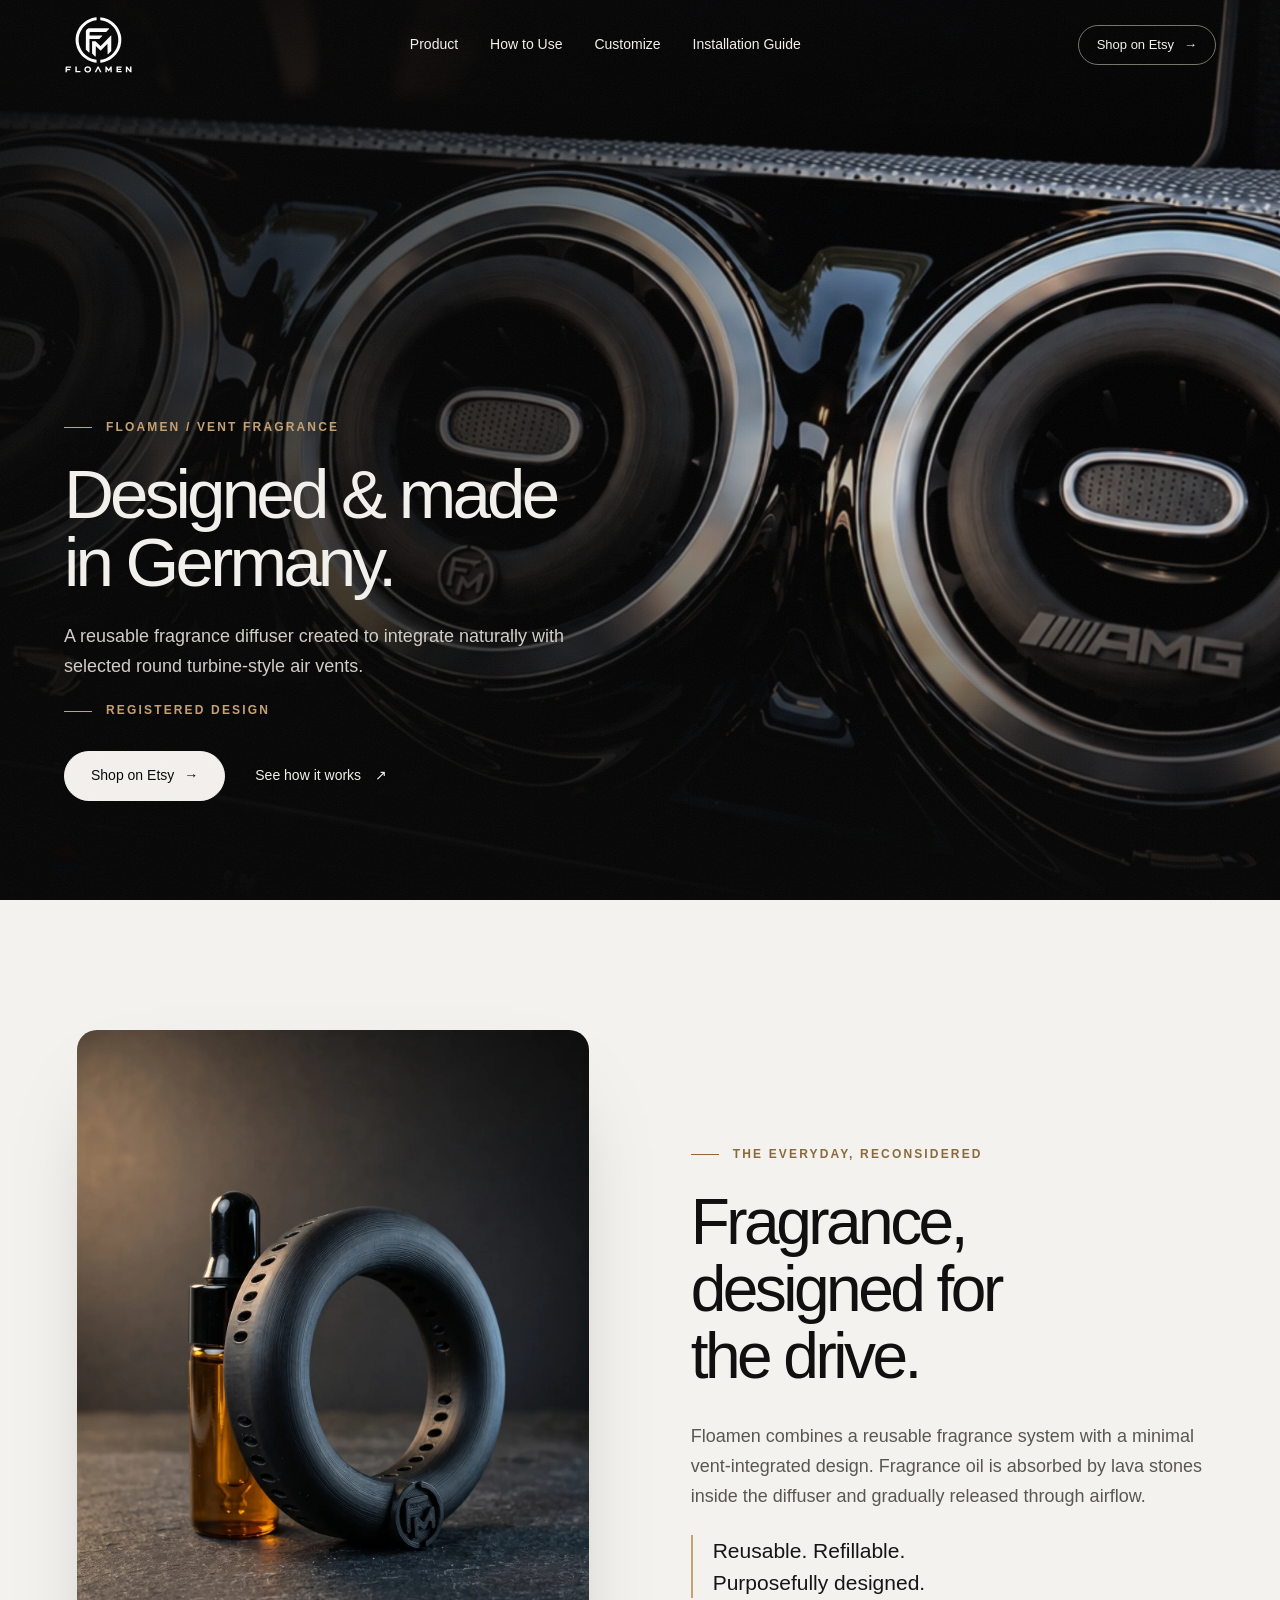
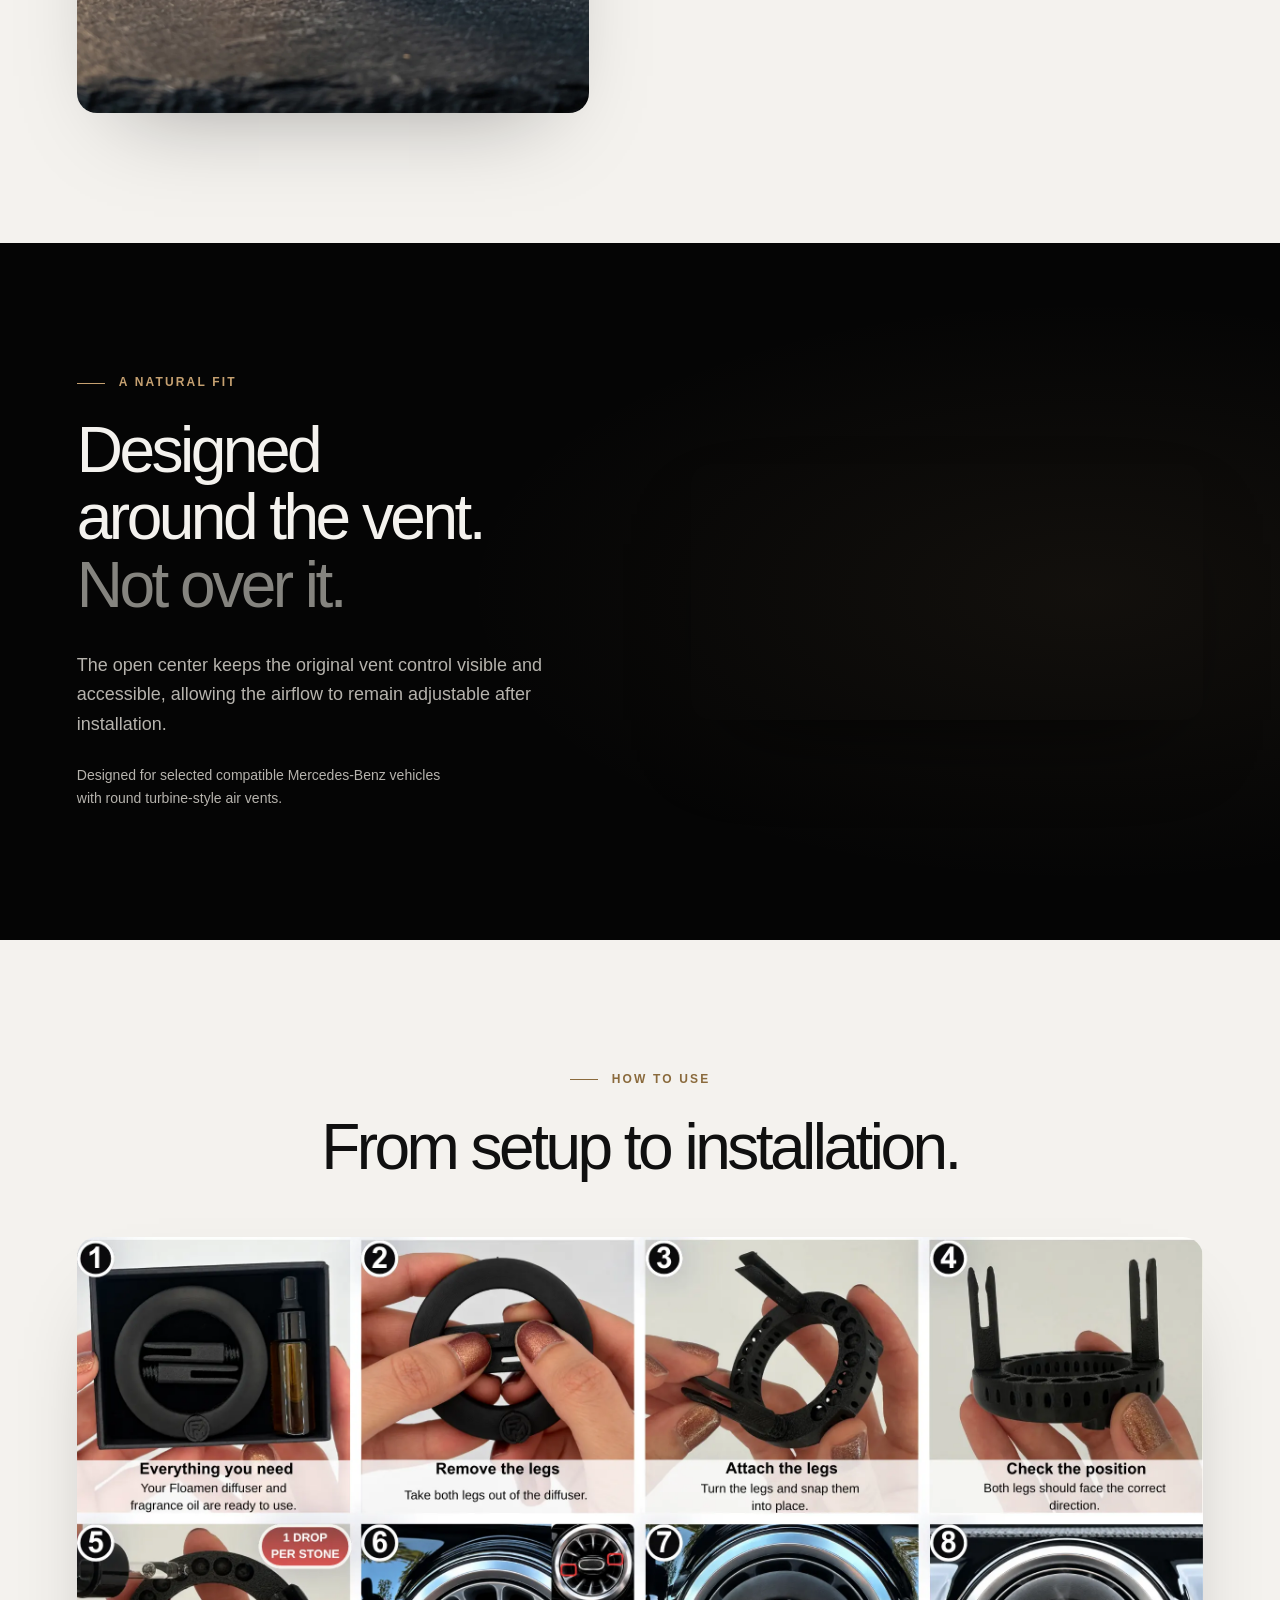
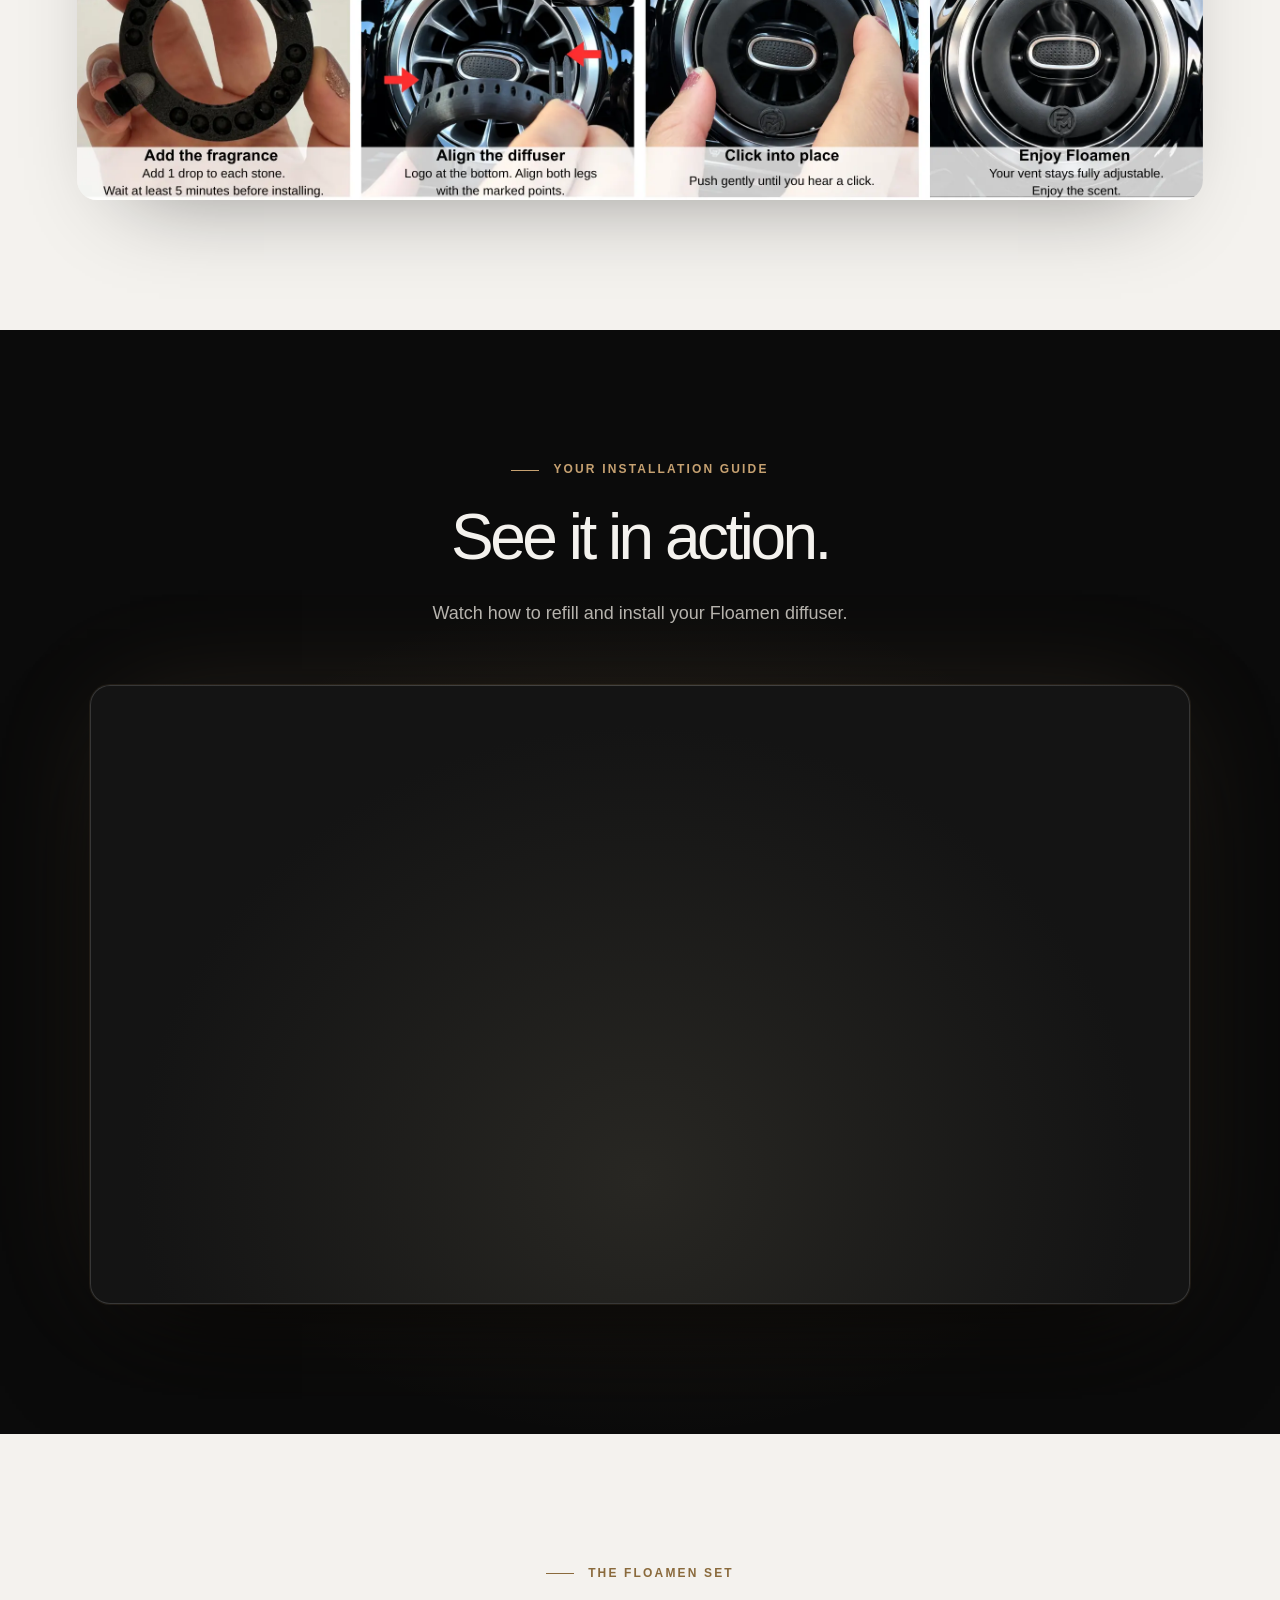
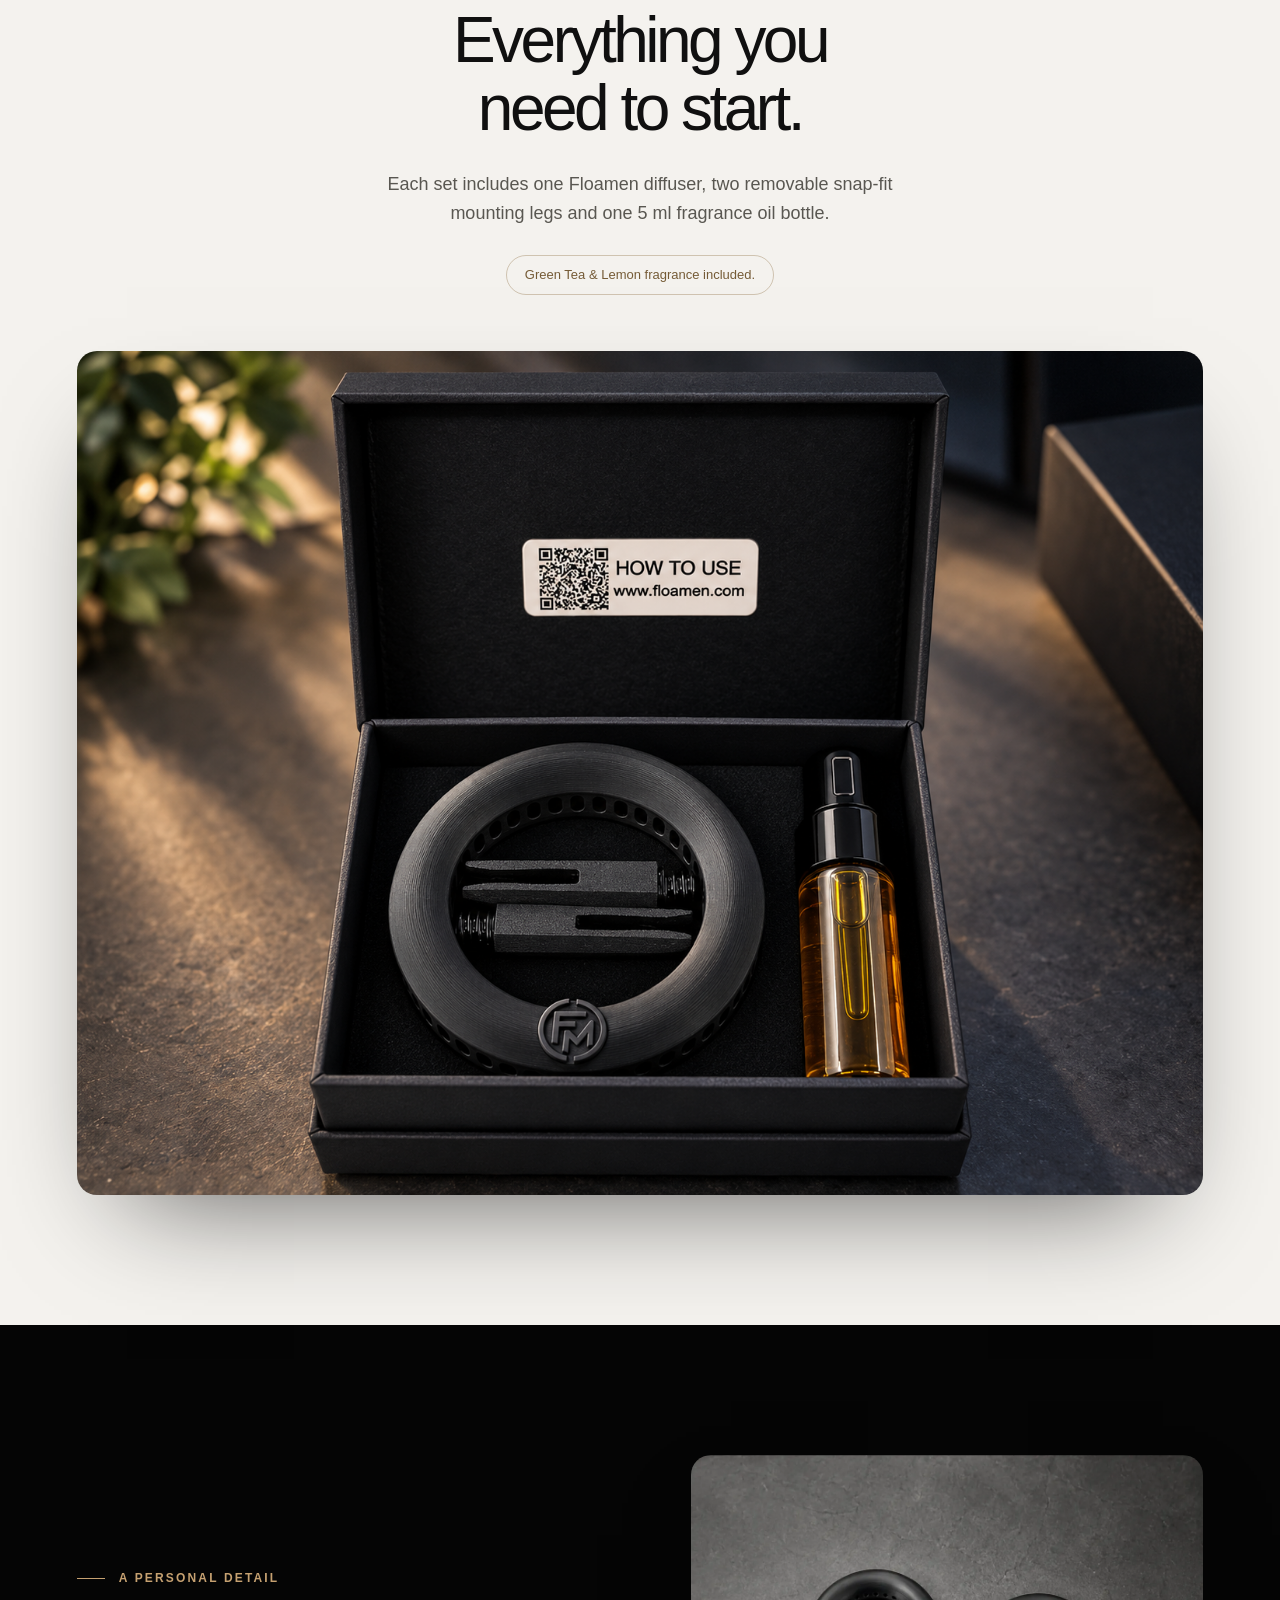
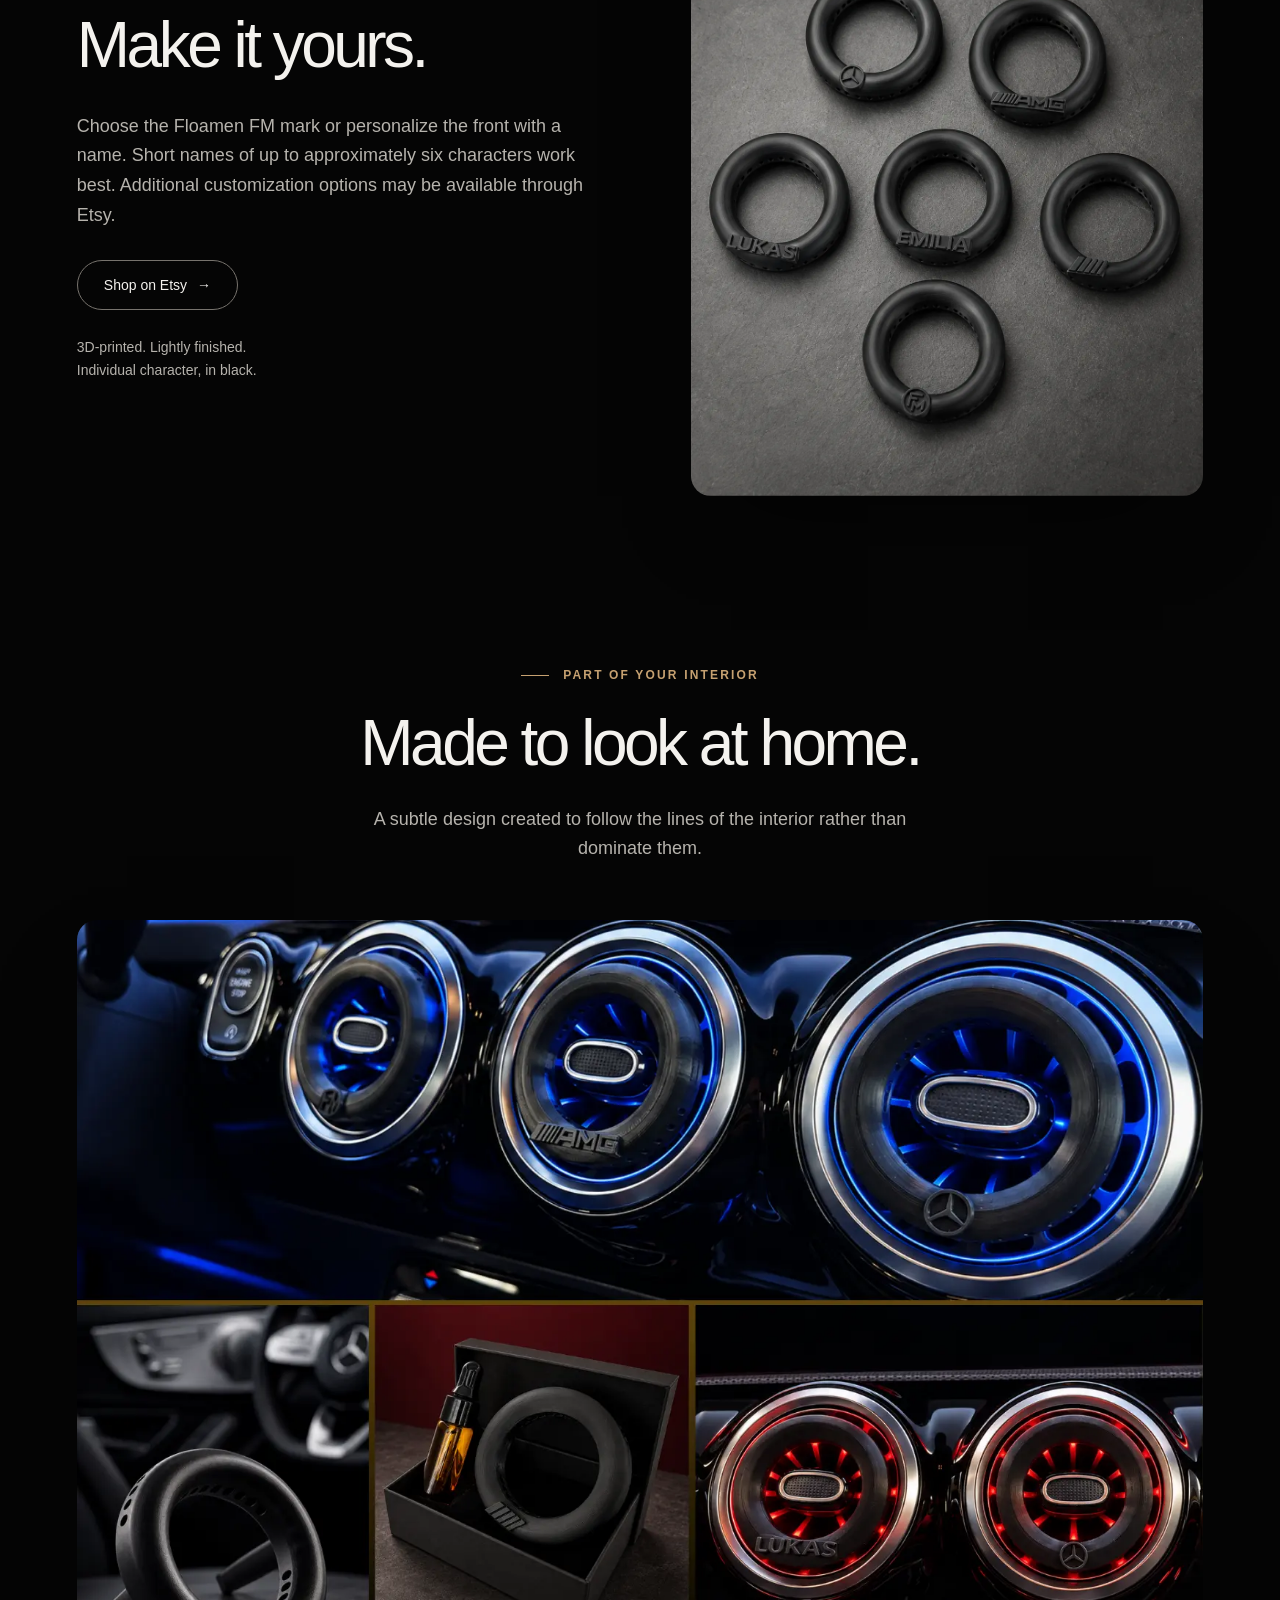
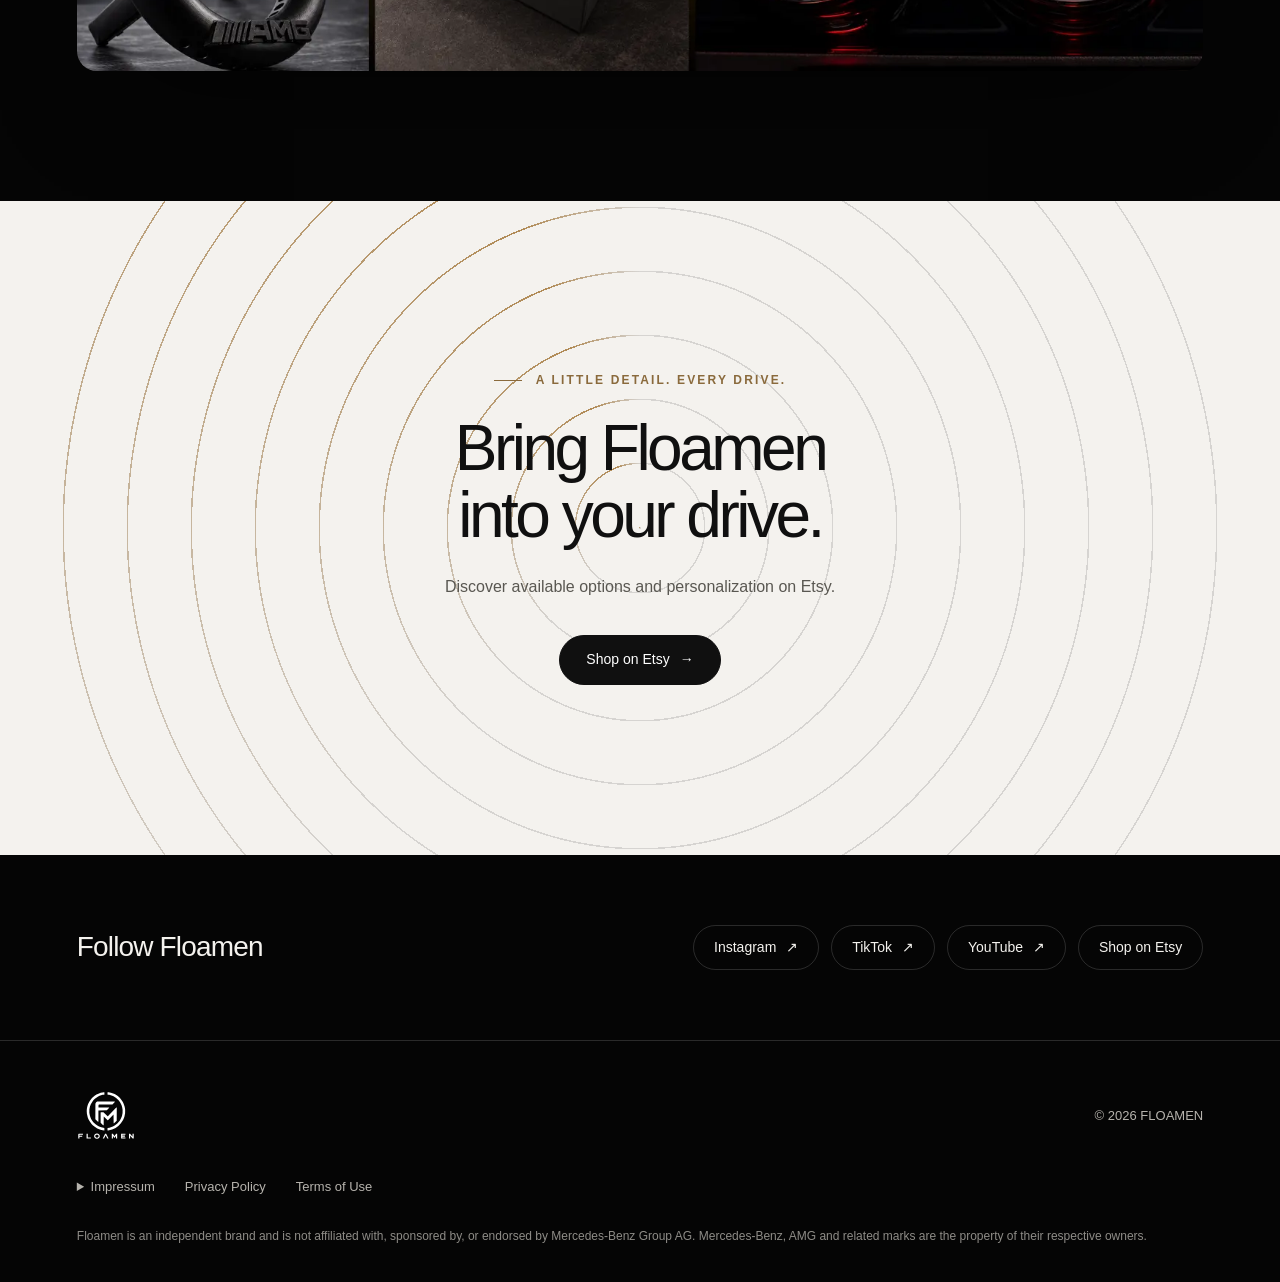
<file: index_old.html>
<!doctype html>
<html lang="en">

<head>
    <meta charset="utf-8">
    <meta name="viewport" content="width=device-width, initial-scale=1">
    <title>FLOAMEN | Reusable Car Fragrance Diffuser for Selected Mercedes Vents</title>
    <meta name="description" content="Discover FLOAMEN, a reusable and customizable car fragrance diffuser designed for selected Mercedes-Benz vehicles with round turbine-style air vents. Designed and made in Germany.">
    <link rel="canonical" href="https://www.floamen.com/">
<link rel="alternate" hreflang="en" href="https://www.floamen.com/">
<link rel="alternate" hreflang="de" href="https://www.floamen.com/de/">
<link rel="alternate" hreflang="x-default" href="https://www.floamen.com/">
    <meta name="robots" content="index, follow">
    <meta property="og:title" content="FLOAMEN | Reusable Car Fragrance Diffuser">
    <meta property="og:description" content="A reusable, customizable car fragrance diffuser for selected Mercedes-Benz vehicles. Designed and made in Germany.">
    <meta property="og:type" content="website">
    <meta property="og:site_name" content="FLOAMEN">
    <meta name="twitter:card" content="summary_large_image">
    <meta name="twitter:title" content="FLOAMEN | Reusable Car Fragrance Diffuser">
    <meta name="twitter:description" content="A reusable, customizable car fragrance diffuser for selected Mercedes-Benz vehicles. Designed and made in Germany.">
    <meta name="twitter:image" content="https://www.floamen.com/assets/images/hero.webp">
    <meta property="og:url" content="https://www.floamen.com/">
    <meta property="og:image" content="https://www.floamen.com/assets/images/hero.webp">
    <meta property="og:image:alt" content="Floamen diffuser installed in the center turbine-style vent">
    <meta name="theme-color" content="#050505">
    <link rel="icon" href="assets/logo/favicon.png" type="image/png">
    <link rel="stylesheet" href="assets/css/style.css">
    <script defer src="assets/js/links.js"></script>
    <script defer src="assets/js/main.js"></script>
    <script type="application/ld+json">
    {
      "@context": "https://schema.org",
      "@type": "WebSite",
      "name": "FLOAMEN",
      "url": "https://www.floamen.com/"
    }
    </script>
    <style>
        .legal .privacy-link {
            color: inherit;
            text-decoration: none;
            cursor: pointer;
        }
        .legal .privacy-link:hover,
        .legal .privacy-link:focus-visible {
            text-decoration: underline;
            text-underline-offset: 0.25em;
        }
    </style>
</head>

<body>
    <a class="skip" href="#main">Skip to content</a>
    <header class="header"><a class="brand" href="#" aria-label="Floamen home"><img src="assets/logo/floamen-logo.svg"
                width="1000" height="849" alt="FLOAMEN"></a>
        <nav aria-label="Main navigation"><a href="#product">Product</a><a href="#how-to-use">How to Use</a><a
                href="#customize">Customize</a><a href="#installation-video">Installation Guide</a></nav><a
            class="button small" data-etsy role="link" href="https://floamen.etsy.com">Shop on Etsy</a>
    </header>
    <main id="main">
        <section class="hero" aria-labelledby="hero-title">
            <div class="hero-copy">
                <p class="eyebrow">FLOAMEN / VENT FRAGRANCE</p>
                <h1 id="hero-title" style="font-size:clamp(2.7rem,5.4vw,5.2rem);line-height:.98;">Designed &amp; made<br>in Germany.</h1>
                <p>A reusable fragrance diffuser created to integrate naturally with selected round turbine-style air
                    vents.</p>
                <p class="eyebrow" style="margin-top:1.25rem;margin-bottom:1.25rem;">REGISTERED DESIGN</p>
                <div class="actions"><a class="button" data-etsy role="link" href="https://floamen.etsy.com">Shop on Etsy</a><a class="text-link" href="#how-to-use">See how it works <span
                            aria-hidden="true">↗</span></a></div>
            </div><img class="hero-image" src="assets/images/hero.webp" width="1448" height="1086" loading="eager"
                fetchpriority="high"
                alt="Black FM-branded Floamen diffuser fitted inside the center vent, with all three turbine vents visible">
        </section>
        <section id="product" class="split light section">
            <div class="photo reveal"><img src="assets/images/product-fragrance.webp" width="1086" height="1448"
                    loading="lazy"
                    alt="Black Floamen ring with two rear mounting legs beside a fragrance oil dropper bottle"></div>
            <div class="copy reveal">
                <p class="eyebrow">THE EVERYDAY, RECONSIDERED</p>
                <h2>Fragrance,<br>designed for<br>the drive.</h2>
                <p>Floamen combines a reusable fragrance system with a minimal vent-integrated design. Fragrance oil is
                    absorbed by lava stones inside the diffuser and gradually released through airflow.</p>
                <p class="statement">Reusable. Refillable.<br>Purposefully designed.</p>
            </div>
        </section>
        <section class="split integration section">
            <div class="copy reveal">
                <p class="eyebrow">A NATURAL FIT</p>
                <h2>Designed around the vent.<br><span class="muted">Not over it.</span></h2>
                <p>The open center keeps the original vent control visible and accessible, allowing the airflow to
                    remain adjustable after installation.</p>
                <p class="fine">Designed for selected compatible Mercedes-Benz vehicles with round turbine-style air
                    vents.</p>
            </div>
            <div class="photo reveal"><video autoplay loop muted playsinline preload="metadata" width="1080" height="1440"
                    aria-label="Floamen diffuser and vent control rotating together"
                    style="display: block; width: 100%; max-width: 100%; height: auto; object-fit: contain;">
                    <source src="assets/video/vent-adjustment.mp4" type="video/mp4">
                </video>
            </div>
        </section>
        <section id="how-to-use" class="instructions section light" aria-labelledby="how-to-use-title">
            <div class="section-heading reveal">
                <p class="eyebrow">HOW TO USE</p>
                <h2 id="how-to-use-title">From setup to installation.</h2>
            </div>
            <img class="instruction-image reveal" src="assets/images/how-it-works.webp" width="2400" height="1200"
                loading="lazy" decoding="async"
                style="display:block;width:min(100%,1200px);max-width:100%;height:auto;object-fit:contain;margin:clamp(1.5rem,4vw,3rem) auto 0;"
                alt="Floamen step-by-step instructional collage showing how to prepare, refill, and install the diffuser.">
        </section>
        <section id="installation-video" class="video-section section">
            <div class="section-heading reveal">
                <p class="eyebrow">YOUR INSTALLATION GUIDE</p>
                <h2>See it in action.</h2>
                <p>Watch how to refill and install your Floamen diffuser.</p>
            </div>
            <div id="video-player" class="video-player">
                <div class="video-empty" role="button" tabindex="0" aria-label="Play Floamen installation video"
                    style="position:relative;display:block;overflow:hidden;cursor:pointer;width:100%;aspect-ratio:16/9;background:#111 url('assets/images/hero.webp') center/cover no-repeat;">
                    <img class="video-poster" src="assets/images/hero.webp" alt="Floamen diffuser installed in the car's circular air vent"
                        loading="eager" decoding="async"
                        style="display:block !important;visibility:visible !important;opacity:1 !important;width:100% !important;height:100% !important;position:absolute;inset:0;object-fit:cover;object-position:center;z-index:0;">
                    <span class="play-outline" aria-hidden="true"
                        style="display:flex;align-items:center;justify-content:center;position:absolute;left:50%;top:50%;transform:translate(-50%,-50%);z-index:2;">▷</span>
                </div>
            </div>
        </section>
        <section class="included section light">
            <div class="section-heading reveal">
                <p class="eyebrow">THE FLOAMEN SET</p>
                <h2>Everything you<br>need to start.</h2>
                <p>Each set includes one Floamen diffuser, two removable snap-fit mounting legs and one 5 ml fragrance
                    oil bottle.</p>
                <p class="scent">Green Tea &amp; Lemon fragrance included.</p>
            </div><img class="wide-photo reveal" src="assets/images/whats-included.webp" width="1448" height="1086"
                loading="lazy"
                alt="Black presentation box holding the Floamen diffuser, two detached mounting legs inside the ring and a 5 ml fragrance oil bottle">
        </section>
        <section id="customize" class="split section">
            <div class="copy reveal">
                <p class="eyebrow">A PERSONAL DETAIL</p>
                <h2>Make it yours.</h2>
                <p>Choose the Floamen FM mark or personalize the front with a name. Short names of up to approximately
                    six characters work best. Additional customization options may be available through Etsy.</p><a
                    class="button" data-etsy role="link" href="https://floamen.etsy.com">Shop on Etsy</a>
                <p class="fine">3D-printed. Lightly finished.<br>Individual character, in black.</p>
            </div>
            <div class="photo reveal"><img src="assets/images/customization.webp" width="1122" height="1402"
                    loading="lazy"
                    alt="Six black diffuser customization examples, including the Floamen FM mark and raised names LUKAS and EMILIA">
            </div>
        </section>
        <section class="lifestyle section">
            <div class="section-heading reveal">
                <p class="eyebrow">PART OF YOUR INTERIOR</p>
                <h2>Made to look at home.</h2>
                <p>A subtle design created to follow the lines of the interior rather than dominate them.</p>
            </div><img class="wide-photo reveal" src="assets/images/lifestyle.webp" width="1448" height="1086"
                loading="lazy"
                alt="Collage of Floamen integrated into turbine-style vents and displayed beside its fragrance bottle">
        </section>
        <section class="final-cta section light">
            <p class="eyebrow">A LITTLE DETAIL. EVERY DRIVE.</p>
            <h2>Bring Floamen<br>into your drive.</h2>
            <p>Discover available options and personalization on Etsy.</p><a class="button dark" data-etsy role="link" href="https://floamen.etsy.com">Shop on Etsy</a>
        </section>
        <section class="social section">
            <h2>Follow Floamen</h2>
            <div class="social-links"><a data-link="instagram">Instagram <span aria-hidden="true">↗</span></a><a
                    data-link="tiktok">TikTok <span aria-hidden="true">↗</span></a><a data-link="youtube">YouTube <span
                        aria-hidden="true">↗</span></a><a data-etsy role="link" href="https://floamen.etsy.com">Shop on Etsy</a></div>
        </section>
    </main>
    <footer>
        <div class="footer-top"><a class="brand footer-brand" href="#" aria-label="Floamen home"><img
                    src="assets/logo/floamen-logo.svg" width="1000" height="849" loading="lazy" alt="FLOAMEN"></a>
            <p>© <span id="year"></span> FLOAMEN</p>
        </div>
        <div class="legal">
            <details id="impressum">
                <summary>Impressum</summary>
                <div>
                    <p><strong>Angaben gemäß § 5 DDG</strong></p>
                    <p><strong>Ümran Negiz</strong><br>
                    Einzelunternehmen – FLOAMEN<br>
                    Biedenkopfer Straße 6<br>
                    57072 Siegen<br>
                    Deutschland</p>
                    <p><strong>Kontakt:</strong><br>
                    E-Mail: <a href="mailto:floamen.design@gmail.com">floamen.design@gmail.com</a></p>
                </div>
            </details>
            <a class="privacy-link" href="privacy-policy.html">Privacy Policy</a>
<a class="privacy-link" href="terms.html">Terms of Use</a>
        </div>
        <p class="disclaimer">Floamen is an independent brand and is not affiliated with, sponsored by, or endorsed by
            Mercedes-Benz Group AG. Mercedes-Benz, AMG and related marks are the property of their respective owners.
        </p>
    </footer>
</body>

</html>
</file>
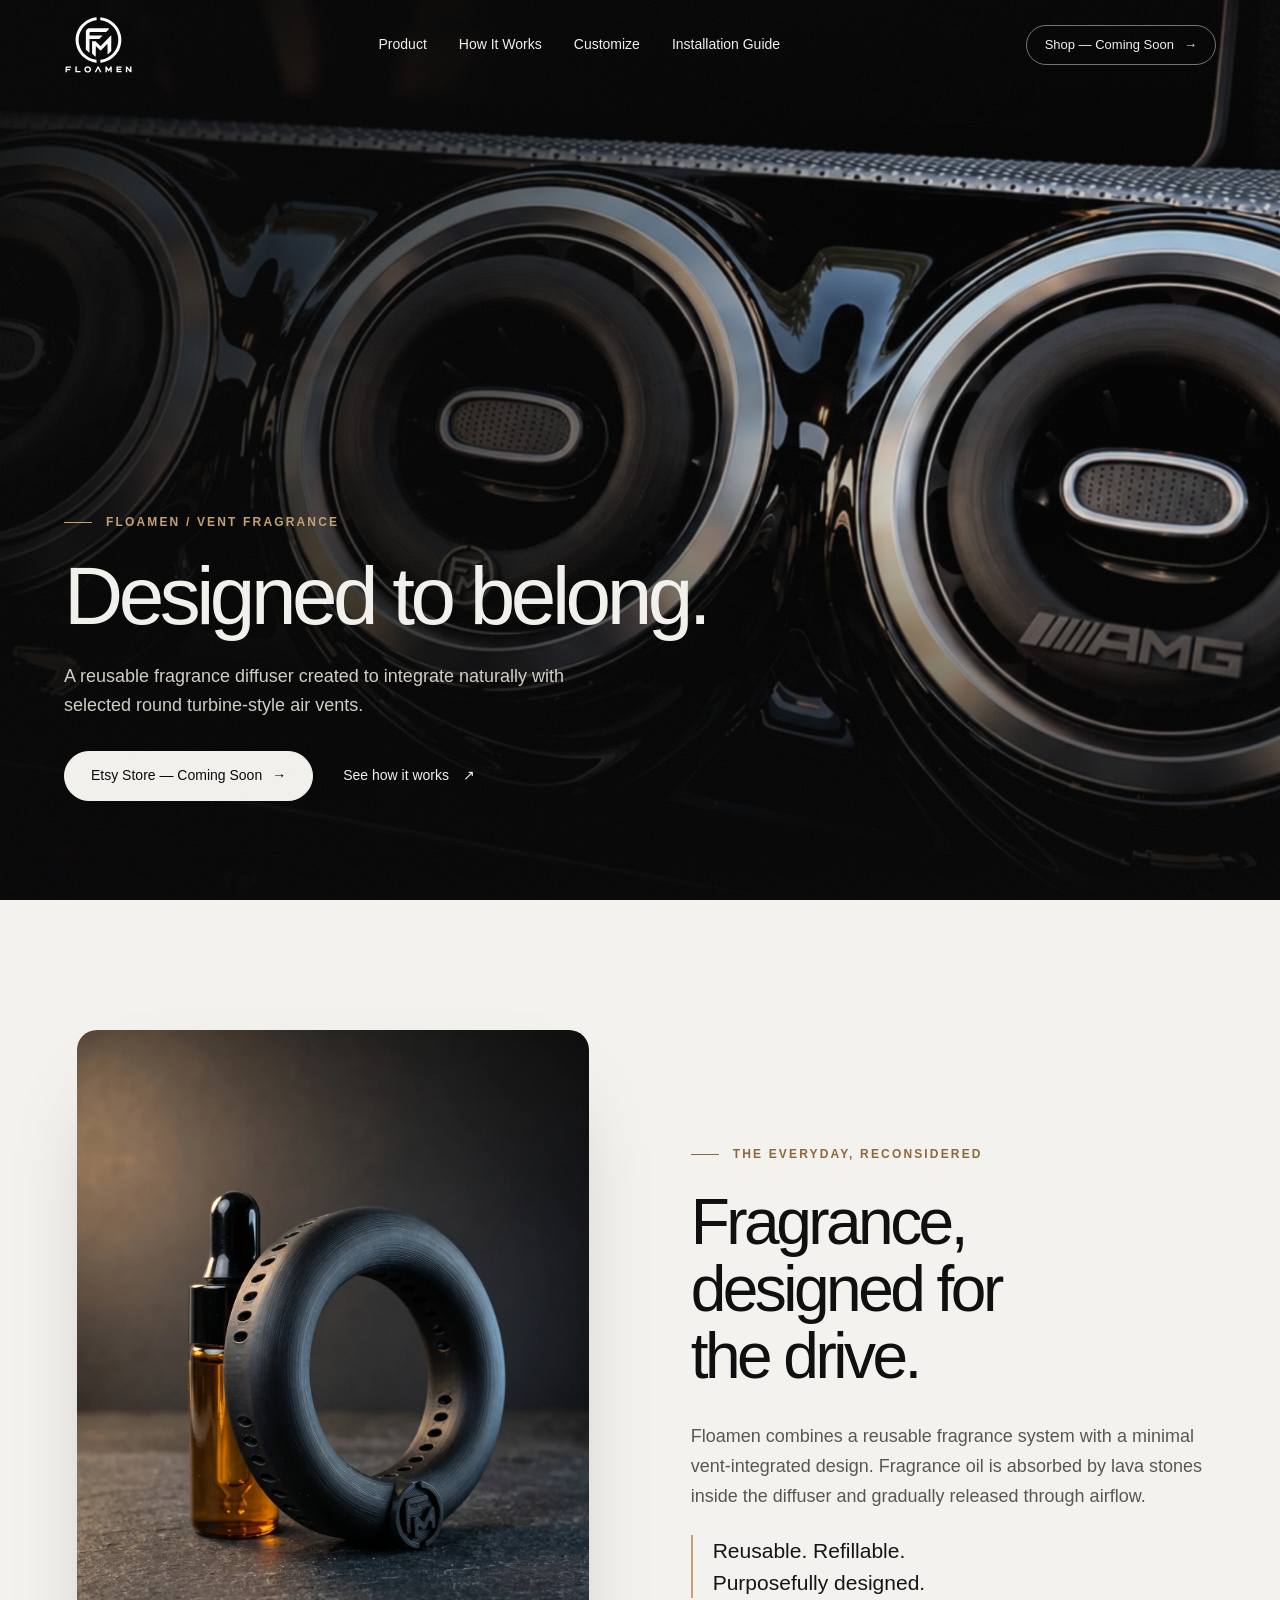
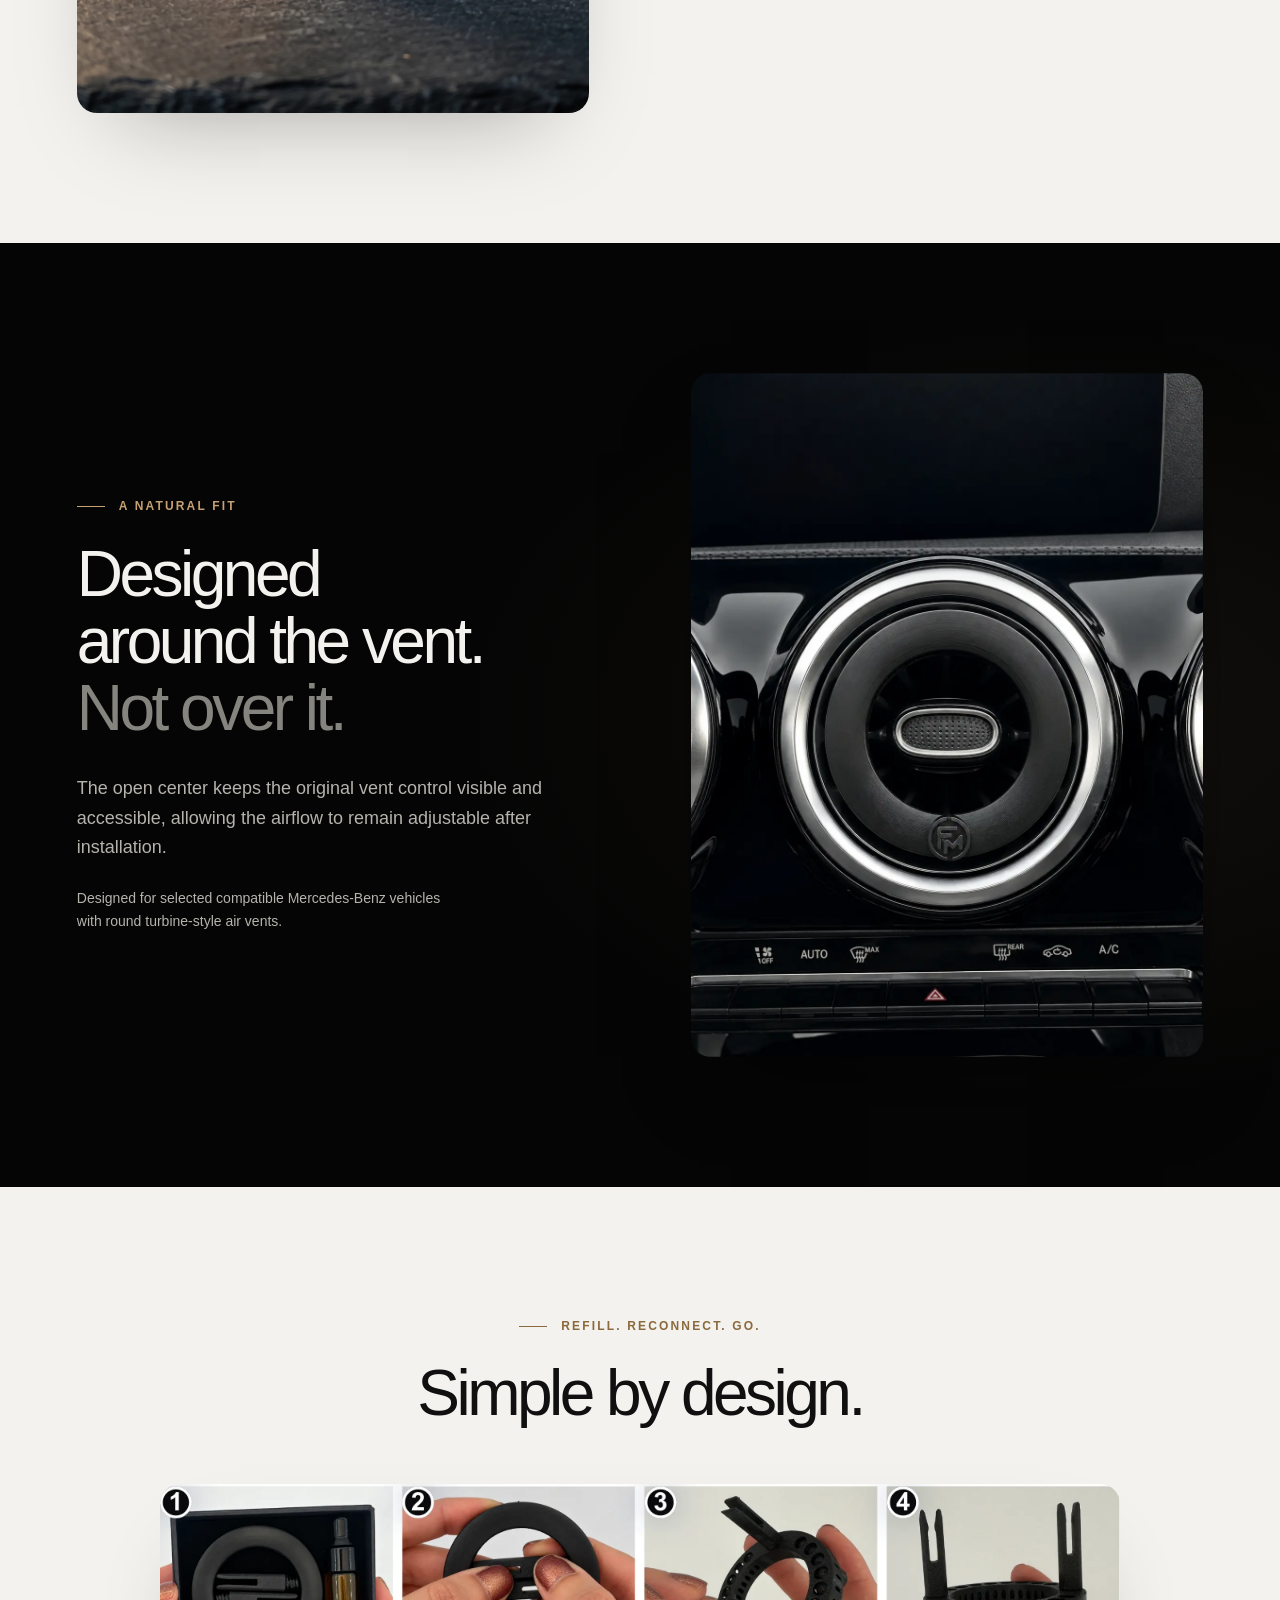
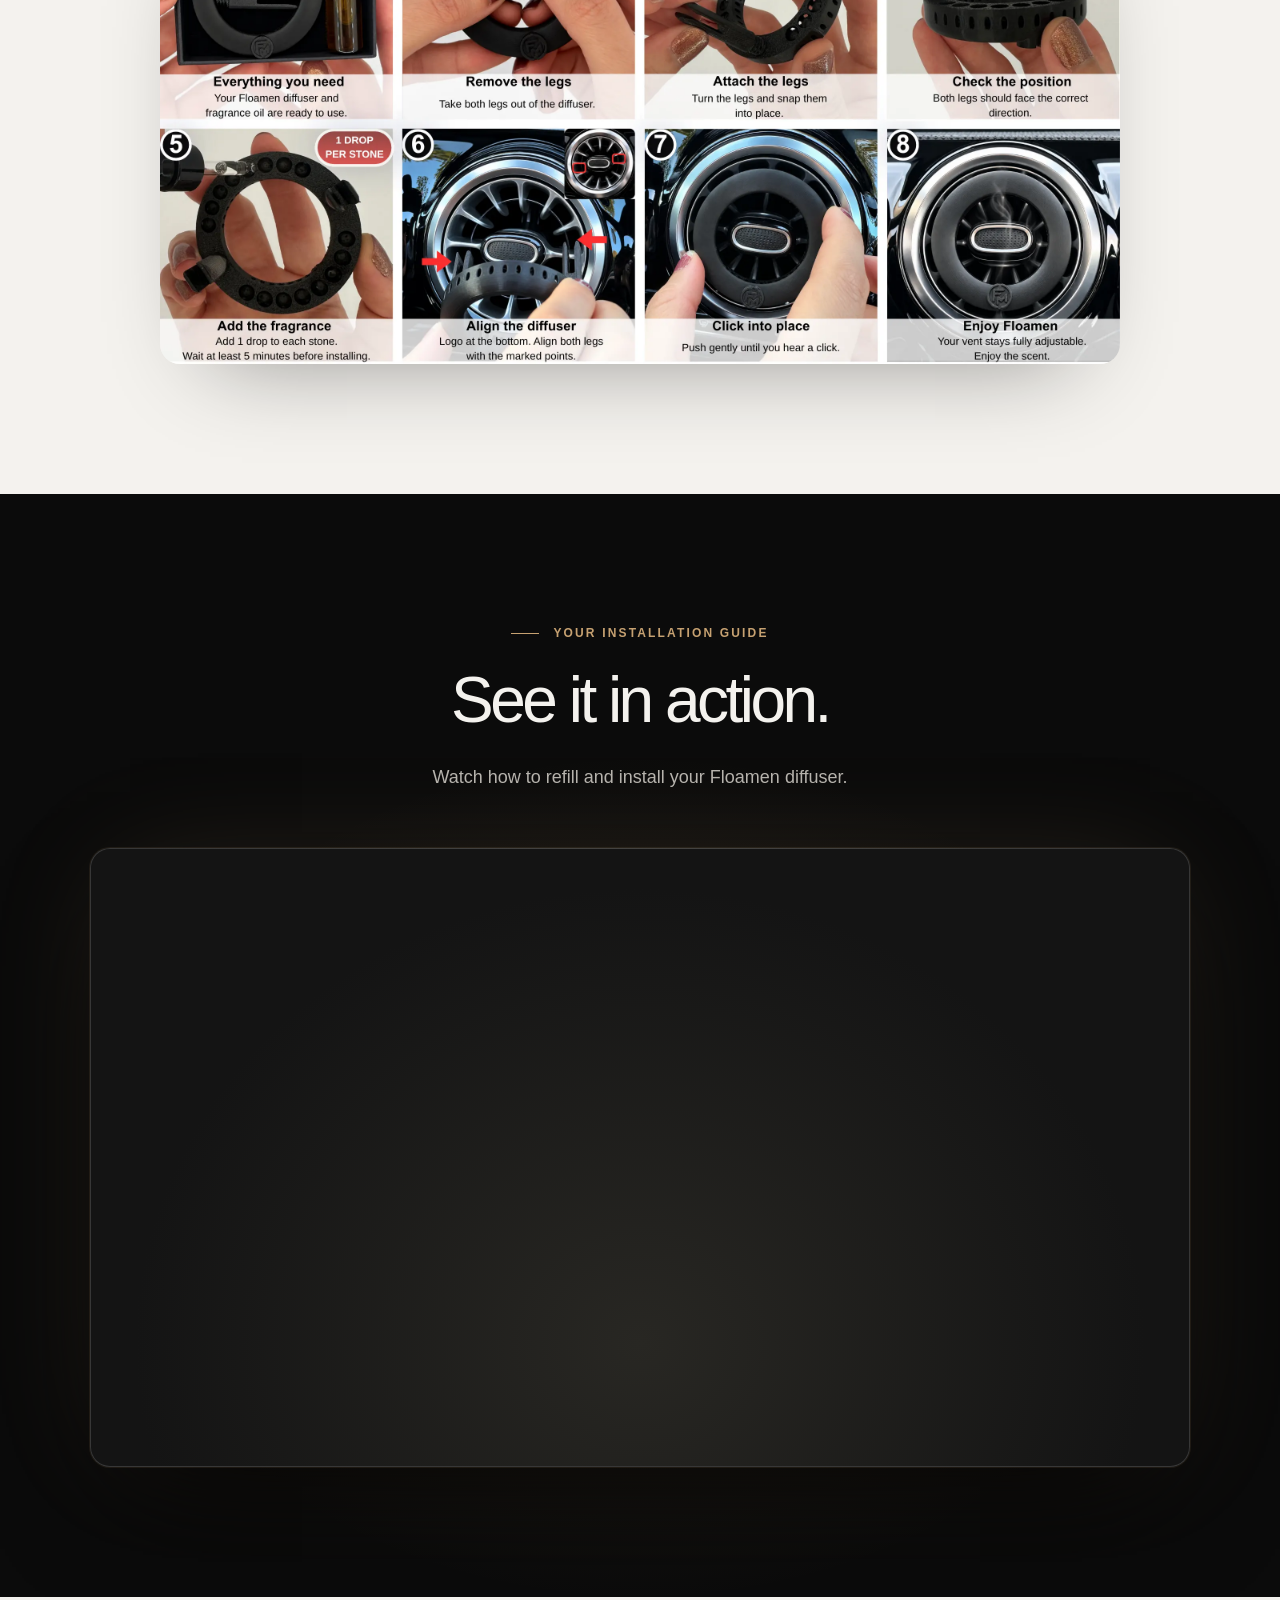
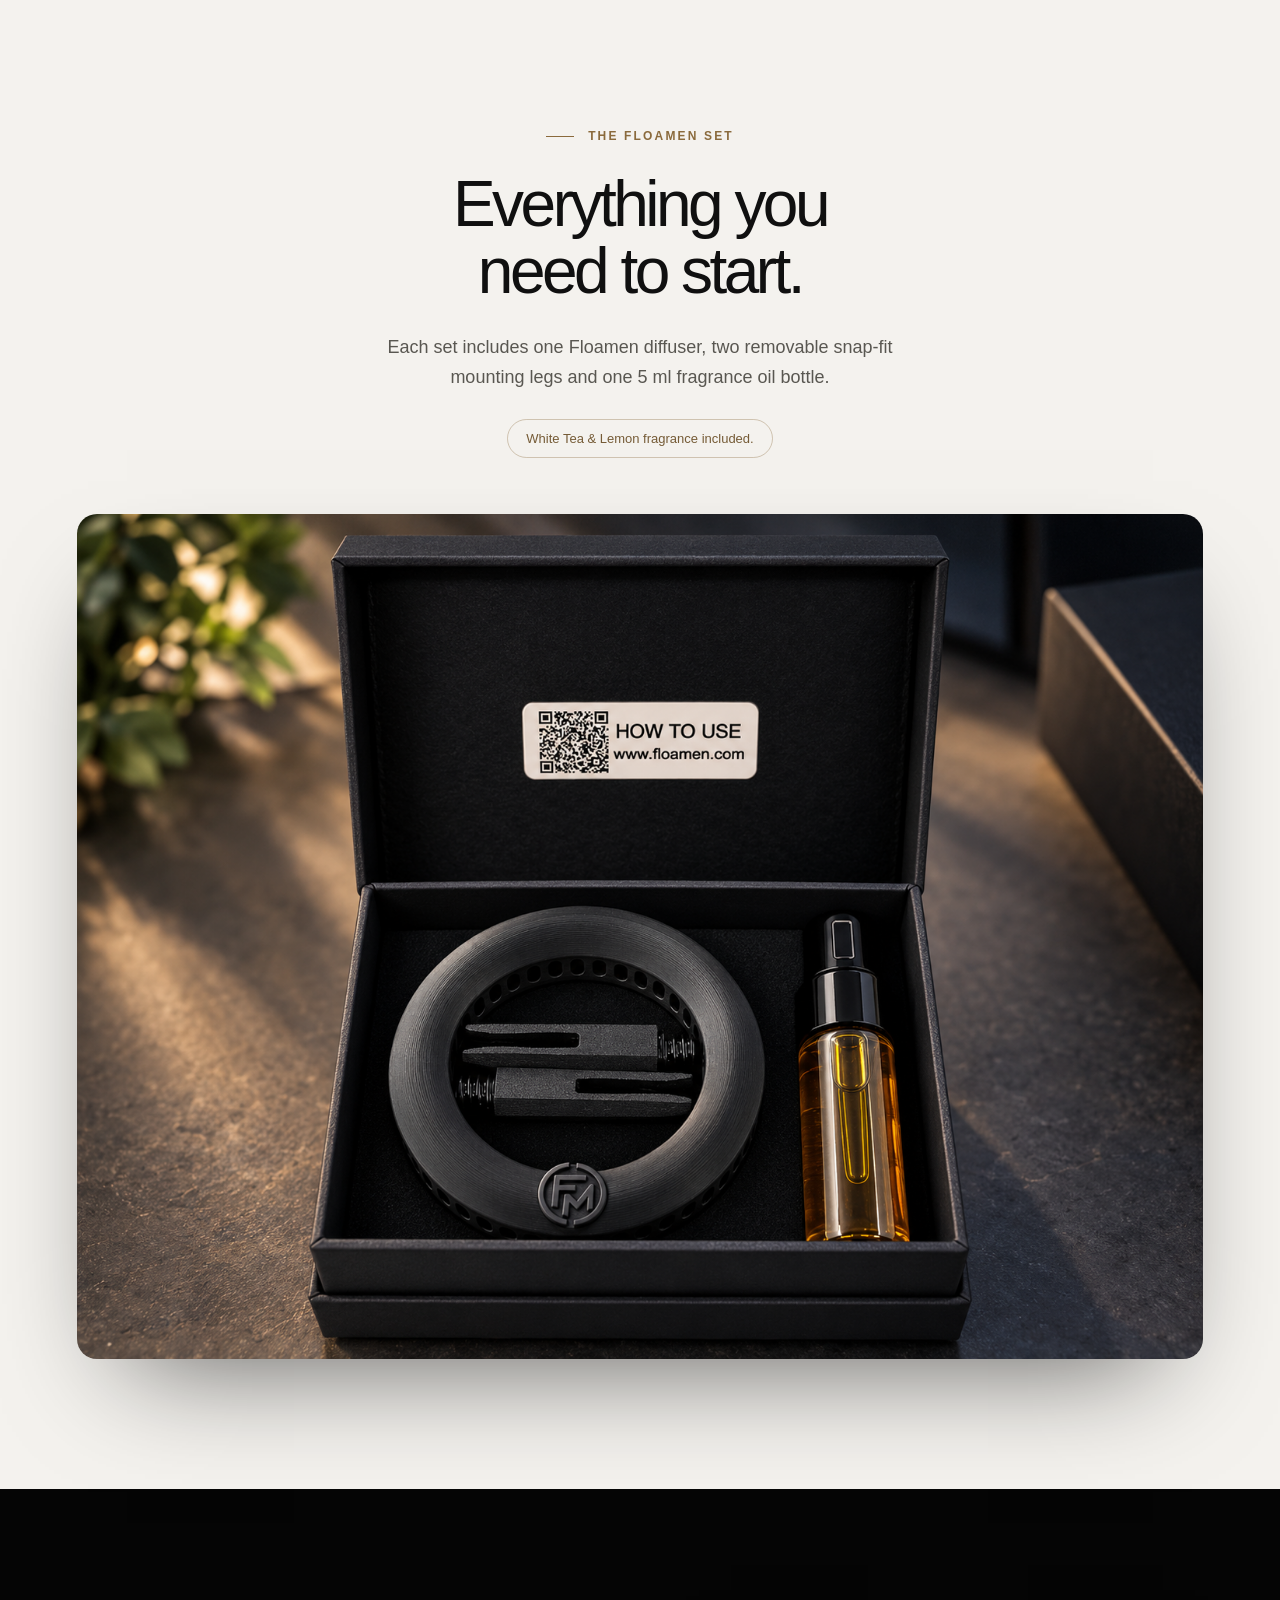
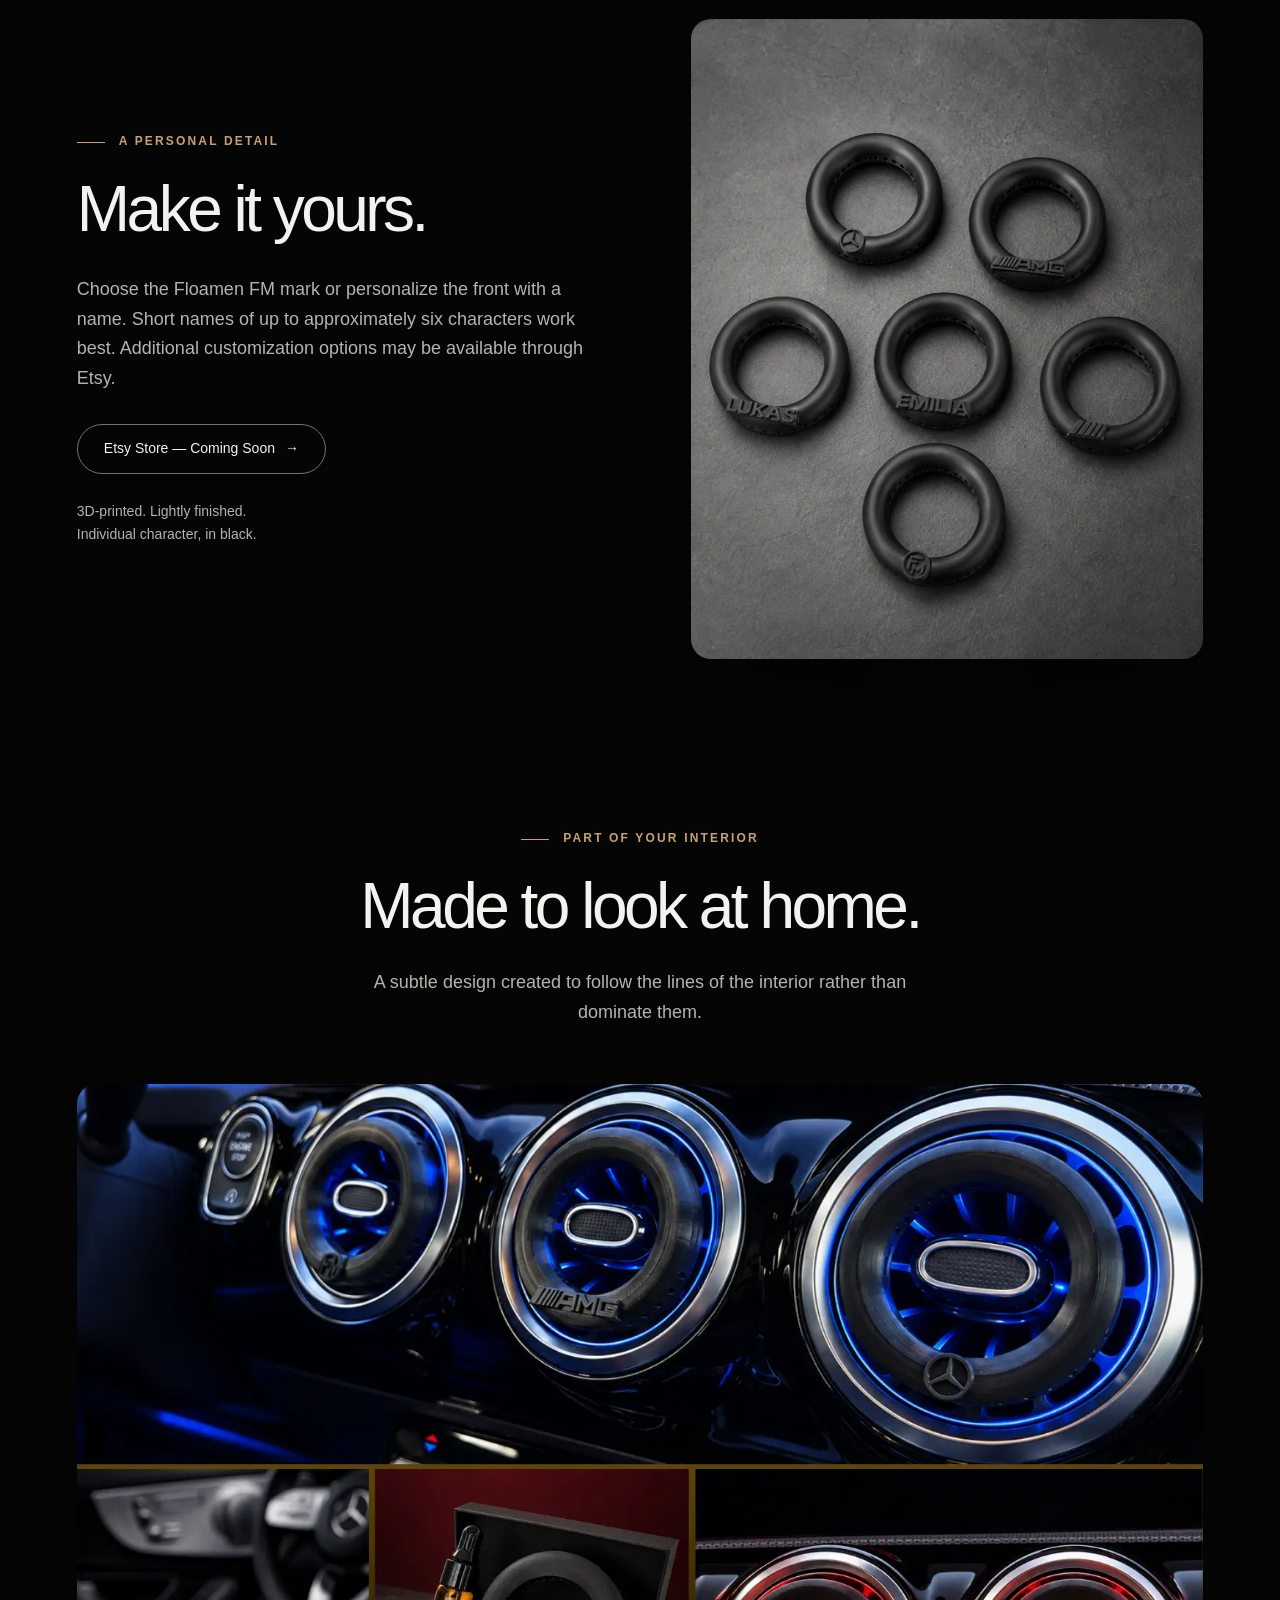
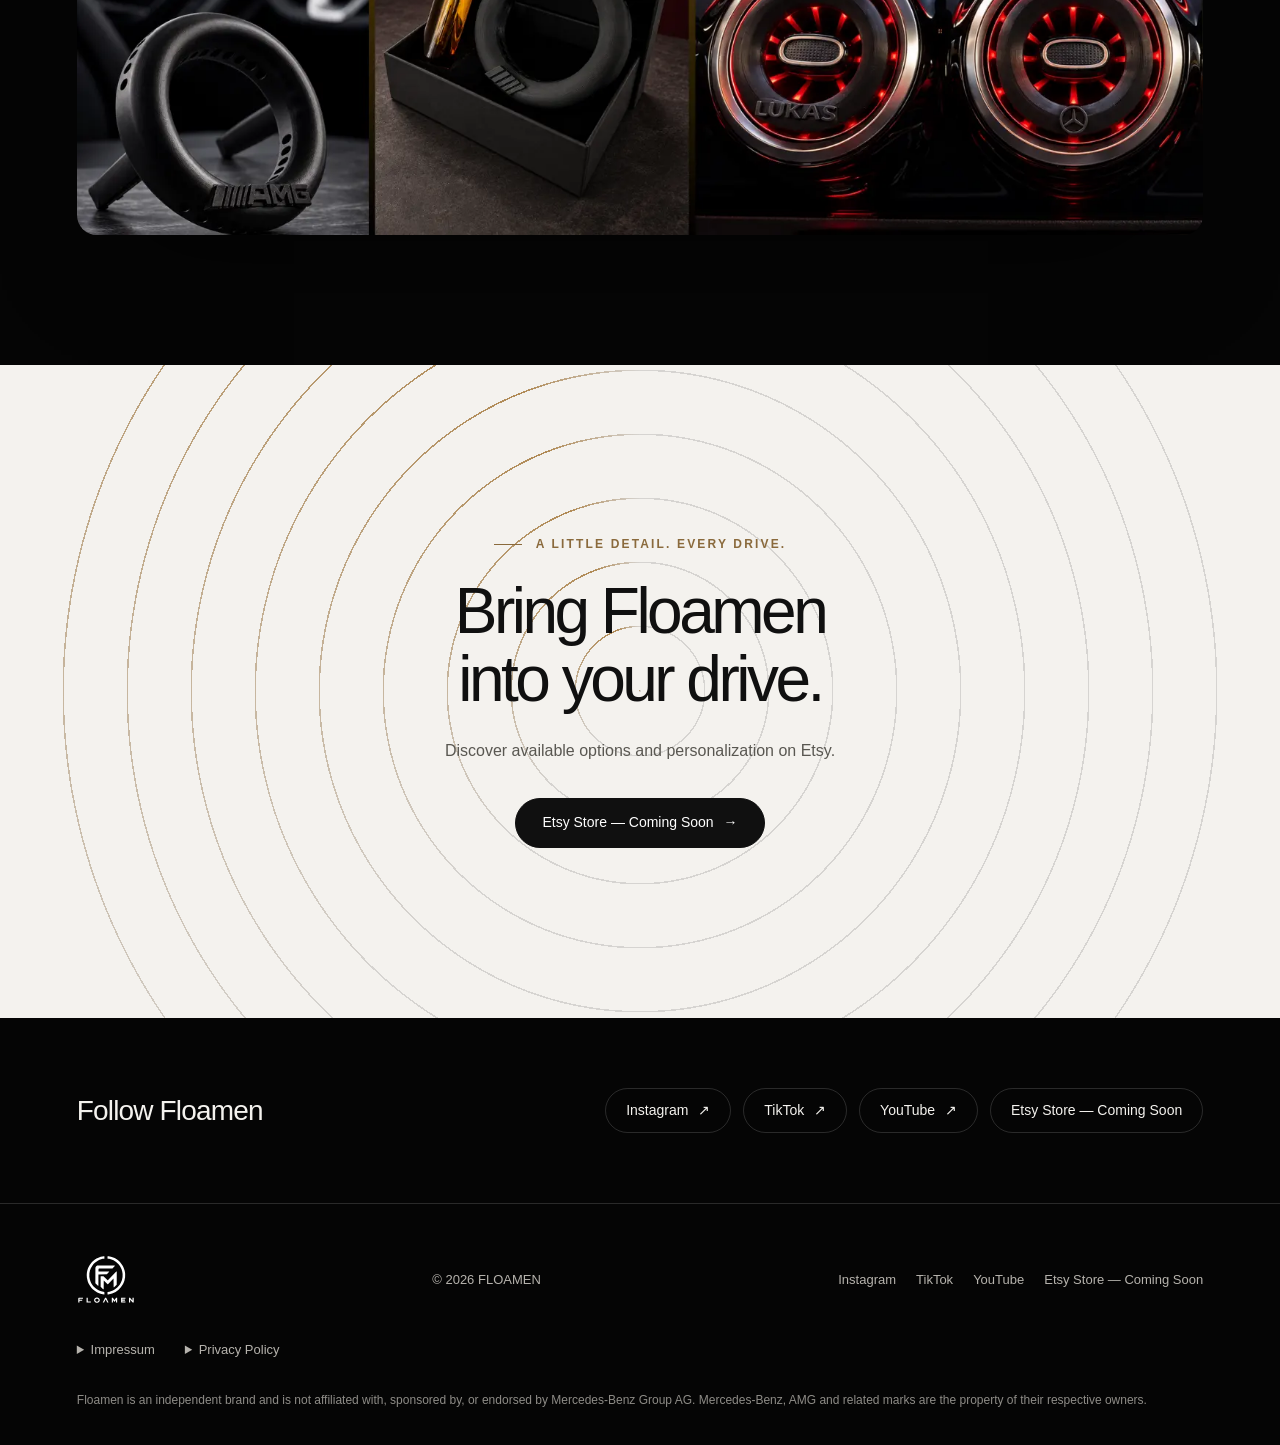
<file: index_simple.html>
<!doctype html>
<html lang="en">

<head>
    <meta charset="utf-8">
    <meta name="viewport" content="width=device-width, initial-scale=1">
    <title>Floamen | Reusable Car Fragrance Diffuser</title>
    <meta name="description"
        content="Discover Floamen, a reusable and customizable car fragrance diffuser designed to integrate with selected round turbine-style air vents.">
    <link rel="canonical" href="https://www.floamen.com/">
    <meta property="og:title" content="Floamen | Reusable Car Fragrance Diffuser">
    <meta property="og:description" content="Designed to belong. A reusable, customizable car fragrance diffuser.">
    <meta property="og:type" content="website">
    <meta property="og:url" content="https://www.floamen.com/">
    <meta property="og:image" content="https://www.floamen.com/assets/images/hero.webp">
    <meta property="og:image:alt" content="Floamen diffuser installed in the center turbine-style vent">
    <meta name="theme-color" content="#050505">
    <link rel="icon" href="assets/logo/favicon.png" type="image/png">
    <link rel="stylesheet" href="assets/css/style.css">
    <script defer src="assets/js/links.js"></script>
    <script defer src="assets/js/main.js"></script>
</head>

<body>
    <a class="skip" href="#main">Skip to content</a>
    <header class="header"><a class="brand" href="#" aria-label="Floamen home"><img src="assets/logo/floamen-logo.svg"
                width="1000" height="849" alt="FLOAMEN"></a>
        <nav aria-label="Main navigation"><a href="#product">Product</a><a href="#how-it-works">How It Works</a><a
                href="#customize">Customize</a><a href="#installation-video">Installation Guide</a></nav><a
            class="button small" data-etsy role="link" aria-disabled="true">Shop — Coming Soon</a>
    </header>
    <main id="main">
        <section class="hero" aria-labelledby="hero-title">
            <div class="hero-copy">
                <p class="eyebrow">FLOAMEN / VENT FRAGRANCE</p>
                <h1 id="hero-title">Designed to belong.</h1>
                <p>A reusable fragrance diffuser created to integrate naturally with selected round turbine-style air
                    vents.</p>
                <div class="actions"><a class="button" data-etsy role="link" aria-disabled="true">Etsy Store — Coming
                        Soon</a><a class="text-link" href="#how-it-works">See how it works <span
                            aria-hidden="true">↗</span></a></div>
            </div><img class="hero-image" src="assets/images/hero.webp" width="1448" height="1086" loading="eager"
                fetchpriority="high"
                alt="Black FM-branded Floamen diffuser fitted inside the center vent, with all three turbine vents visible">
        </section>
        <section id="product" class="split light section">
            <div class="photo reveal"><img src="assets/images/product-fragrance.webp" width="1086" height="1448"
                    loading="lazy"
                    alt="Black Floamen ring with two rear mounting legs beside a fragrance oil dropper bottle"></div>
            <div class="copy reveal">
                <p class="eyebrow">THE EVERYDAY, RECONSIDERED</p>
                <h2>Fragrance,<br>designed for<br>the drive.</h2>
                <p>Floamen combines a reusable fragrance system with a minimal vent-integrated design. Fragrance oil is
                    absorbed by lava stones inside the diffuser and gradually released through airflow.</p>
                <p class="statement">Reusable. Refillable.<br>Purposefully designed.</p>
            </div>
        </section>
        <section class="split integration section">
            <div class="copy reveal">
                <p class="eyebrow">A NATURAL FIT</p>
                <h2>Designed around the vent.<br><span class="muted">Not over it.</span></h2>
                <p>The open center keeps the original vent control visible and accessible, allowing the airflow to
                    remain adjustable after installation.</p>
                <p class="fine">Designed for selected compatible Mercedes-Benz vehicles with round turbine-style air
                    vents.</p>
            </div>
            <div class="photo reveal"><img src="assets/images/installed-closeup.webp" width="1086" height="1448"
                    loading="lazy"
                    alt="Close-up of the installed diffuser with the FM emblem at six o’clock and the original vent control accessible">
            </div>
        </section>
        <section id="how-it-works" class="instructions section light">
            <div class="section-heading reveal">
                <p class="eyebrow">REFILL. RECONNECT. GO.</p>
                <h2>Simple by design.</h2>
            </div><img class="instruction-image reveal" src="assets/images/how-it-works.webp" width="1254" height="1254"
                loading="lazy"
                alt="Three steps: turn the diffuser upside down and drip fragrance oil into the underside openings; wait a few minutes for the lava stones to absorb it; install in the vent and enjoy.">
        </section>
        <section id="installation-video" class="video-section section">
            <div class="section-heading reveal">
                <p class="eyebrow">YOUR INSTALLATION GUIDE</p>
                <h2>See it in action.</h2>
                <p>Watch how to refill and install your Floamen diffuser.</p>
            </div>
            <div id="video-player" class="video-player">
                <div class="video-empty"><span class="play-outline" aria-hidden="true">▷</span>
                    <p>Installation video coming soon.</p>
                </div>
            </div>
        </section>
        <section class="included section light">
            <div class="section-heading reveal">
                <p class="eyebrow">THE FLOAMEN SET</p>
                <h2>Everything you<br>need to start.</h2>
                <p>Each set includes one Floamen diffuser, two removable snap-fit mounting legs and one 5 ml fragrance
                    oil bottle.</p>
                <p class="scent">White Tea &amp; Lemon fragrance included.</p>
            </div><img class="wide-photo reveal" src="assets/images/whats-included.webp" width="1448" height="1086"
                loading="lazy"
                alt="Black presentation box holding the Floamen diffuser, two detached mounting legs inside the ring and a 5 ml fragrance oil bottle">
        </section>
        <section id="customize" class="split section">
            <div class="copy reveal">
                <p class="eyebrow">A PERSONAL DETAIL</p>
                <h2>Make it yours.</h2>
                <p>Choose the Floamen FM mark or personalize the front with a name. Short names of up to approximately
                    six characters work best. Additional customization options may be available through Etsy.</p><a
                    class="button" data-etsy role="link" aria-disabled="true">Etsy Store — Coming Soon</a>
                <p class="fine">3D-printed. Lightly finished.<br>Individual character, in black.</p>
            </div>
            <div class="photo reveal"><img src="assets/images/customization.webp" width="1122" height="1402"
                    loading="lazy"
                    alt="Six black diffuser customization examples, including the Floamen FM mark and raised names LUKAS and EMILIA">
            </div>
        </section>
        <section class="lifestyle section">
            <div class="section-heading reveal">
                <p class="eyebrow">PART OF YOUR INTERIOR</p>
                <h2>Made to look at home.</h2>
                <p>A subtle design created to follow the lines of the interior rather than dominate them.</p>
            </div><img class="wide-photo reveal" src="assets/images/lifestyle.webp" width="1448" height="1086"
                loading="lazy"
                alt="Collage of Floamen integrated into turbine-style vents and displayed beside its fragrance bottle">
        </section>
        <section class="final-cta section light">
            <p class="eyebrow">A LITTLE DETAIL. EVERY DRIVE.</p>
            <h2>Bring Floamen<br>into your drive.</h2>
            <p>Discover available options and personalization on Etsy.</p><a class="button dark" data-etsy role="link"
                aria-disabled="true">Etsy Store — Coming Soon</a>
        </section>
        <section class="social section">
            <h2>Follow Floamen</h2>
            <div class="social-links"><a data-link="instagram">Instagram <span aria-hidden="true">↗</span></a><a
                    data-link="tiktok">TikTok <span aria-hidden="true">↗</span></a><a data-link="youtube">YouTube <span
                        aria-hidden="true">↗</span></a><a data-etsy role="link" aria-disabled="true">Etsy Store — Coming
                    Soon</a></div>
        </section>
    </main>
    <footer>
        <div class="footer-top"><a class="brand footer-brand" href="#" aria-label="Floamen home"><img
                    src="assets/logo/floamen-logo.svg" width="1000" height="849" loading="lazy" alt="FLOAMEN"></a>
            <p>© <span id="year"></span> FLOAMEN</p>
            <nav aria-label="Footer social links"><a data-link="instagram">Instagram</a><a
                    data-link="tiktok">TikTok</a><a data-link="youtube">YouTube</a><a data-etsy role="link"
                    aria-disabled="true">Etsy Store — Coming Soon</a></nav>
        </div>
        <div class="legal">
            <details id="impressum">
                <summary>Impressum</summary>
                <div>
                    <p>Information pending completion.</p>
                    <p>Floamen<br>Siegen, Germany<br>floamen.design@gmail.com</p>
                </div>
            </details>
            <details id="privacy">
                <summary>Privacy Policy</summary>
                <div>
                    <p>Privacy policy placeholder — to be completed before public launch.</p>
                    <p>Contact: Floamen, Siegen, Germany, floamen.design@gmail.com</p>
                    <p>This page has no analytics or advertising trackers. A YouTube player connects to YouTube only
                        after you choose to load it. External social and shop links open the respective websites.</p>
                </div>
            </details>
        </div>
        <p class="disclaimer">Floamen is an independent brand and is not affiliated with, sponsored by, or endorsed by
            Mercedes-Benz Group AG. Mercedes-Benz, AMG and related marks are the property of their respective owners.
        </p>
    </footer>
</body>

</html>
</file>
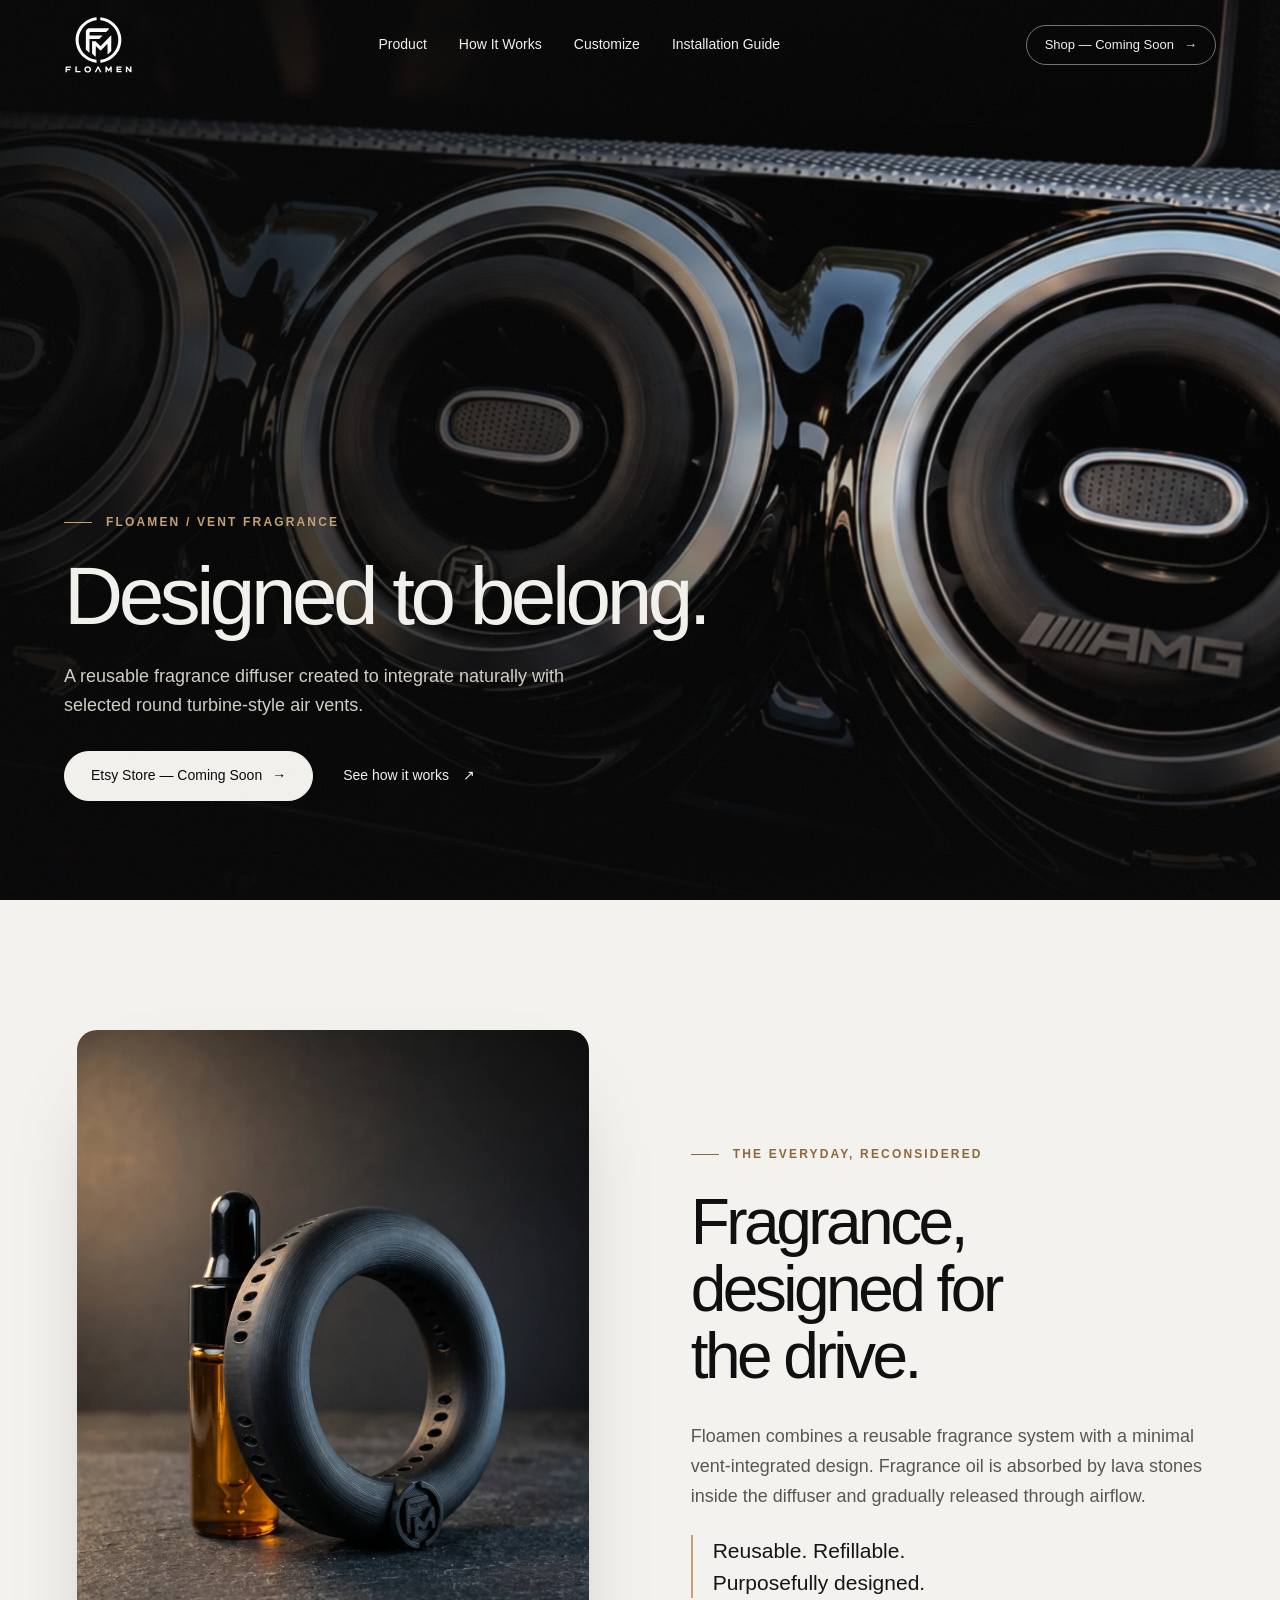
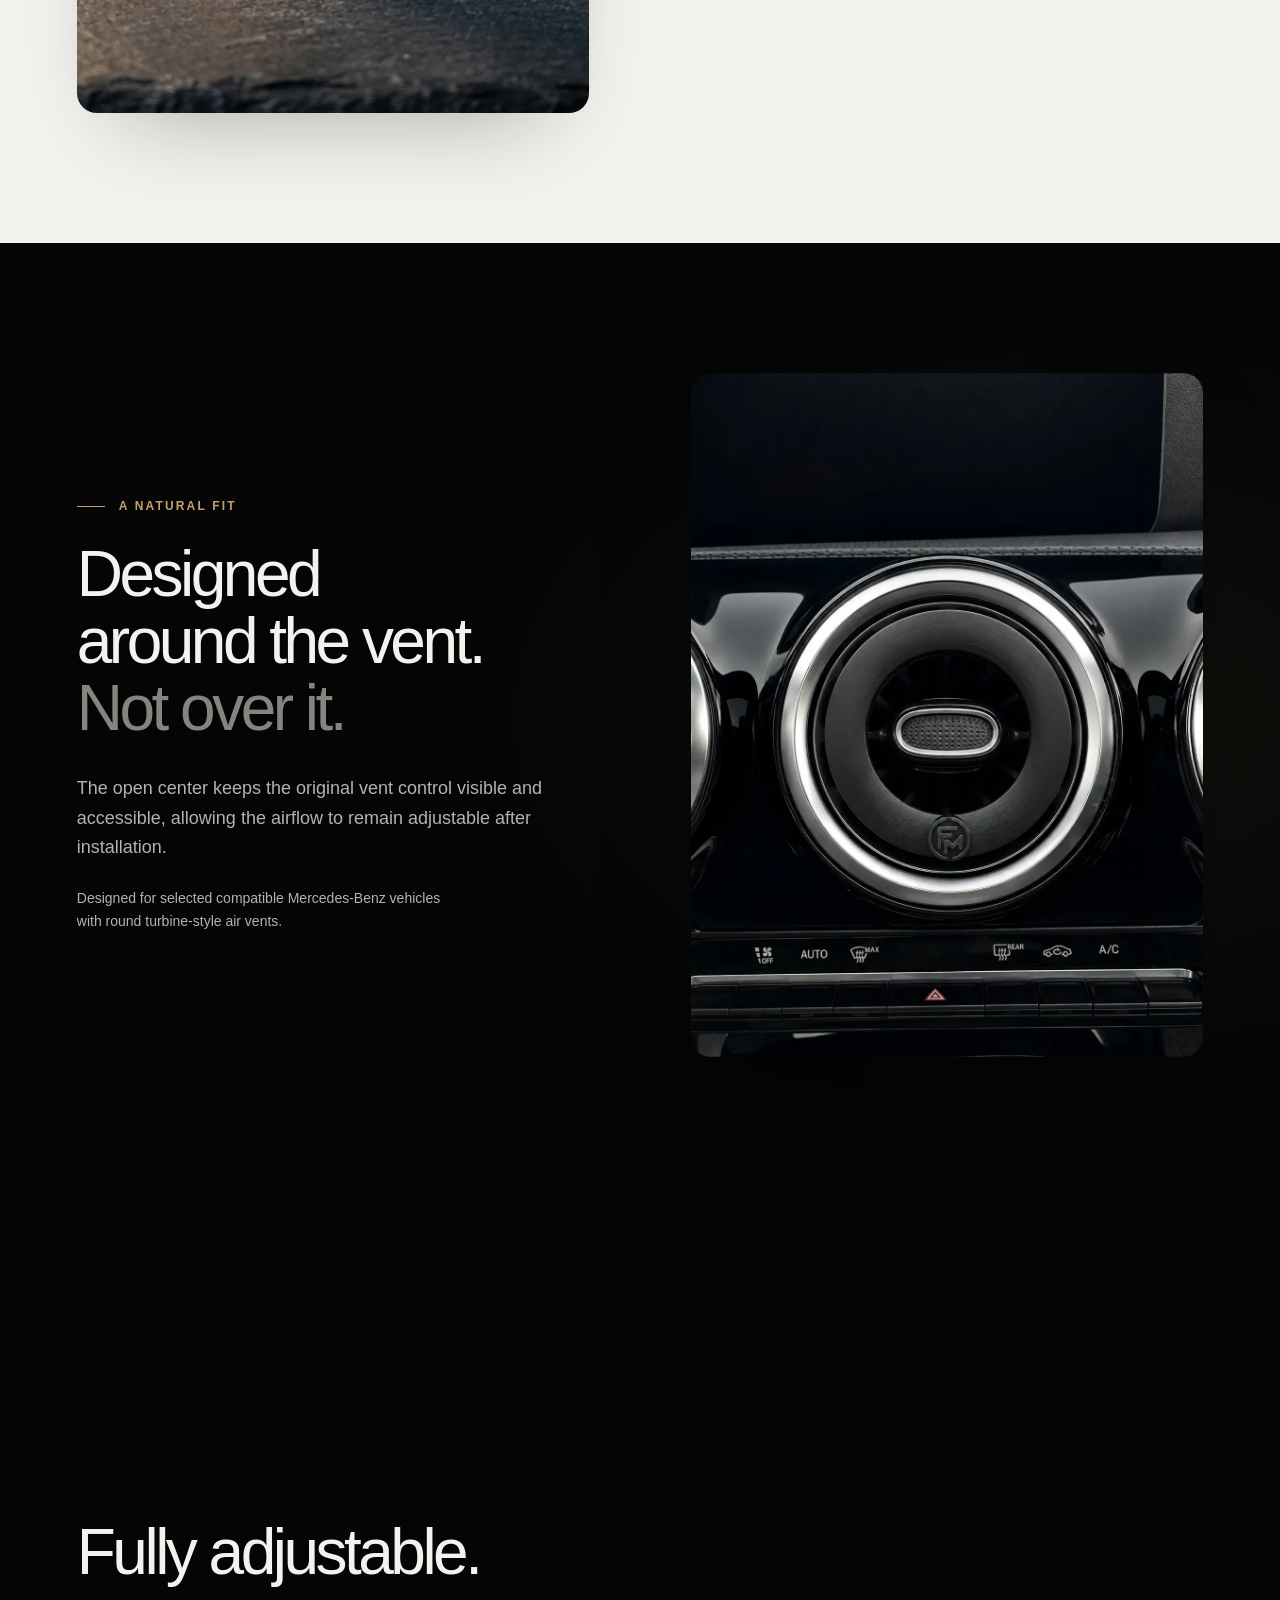
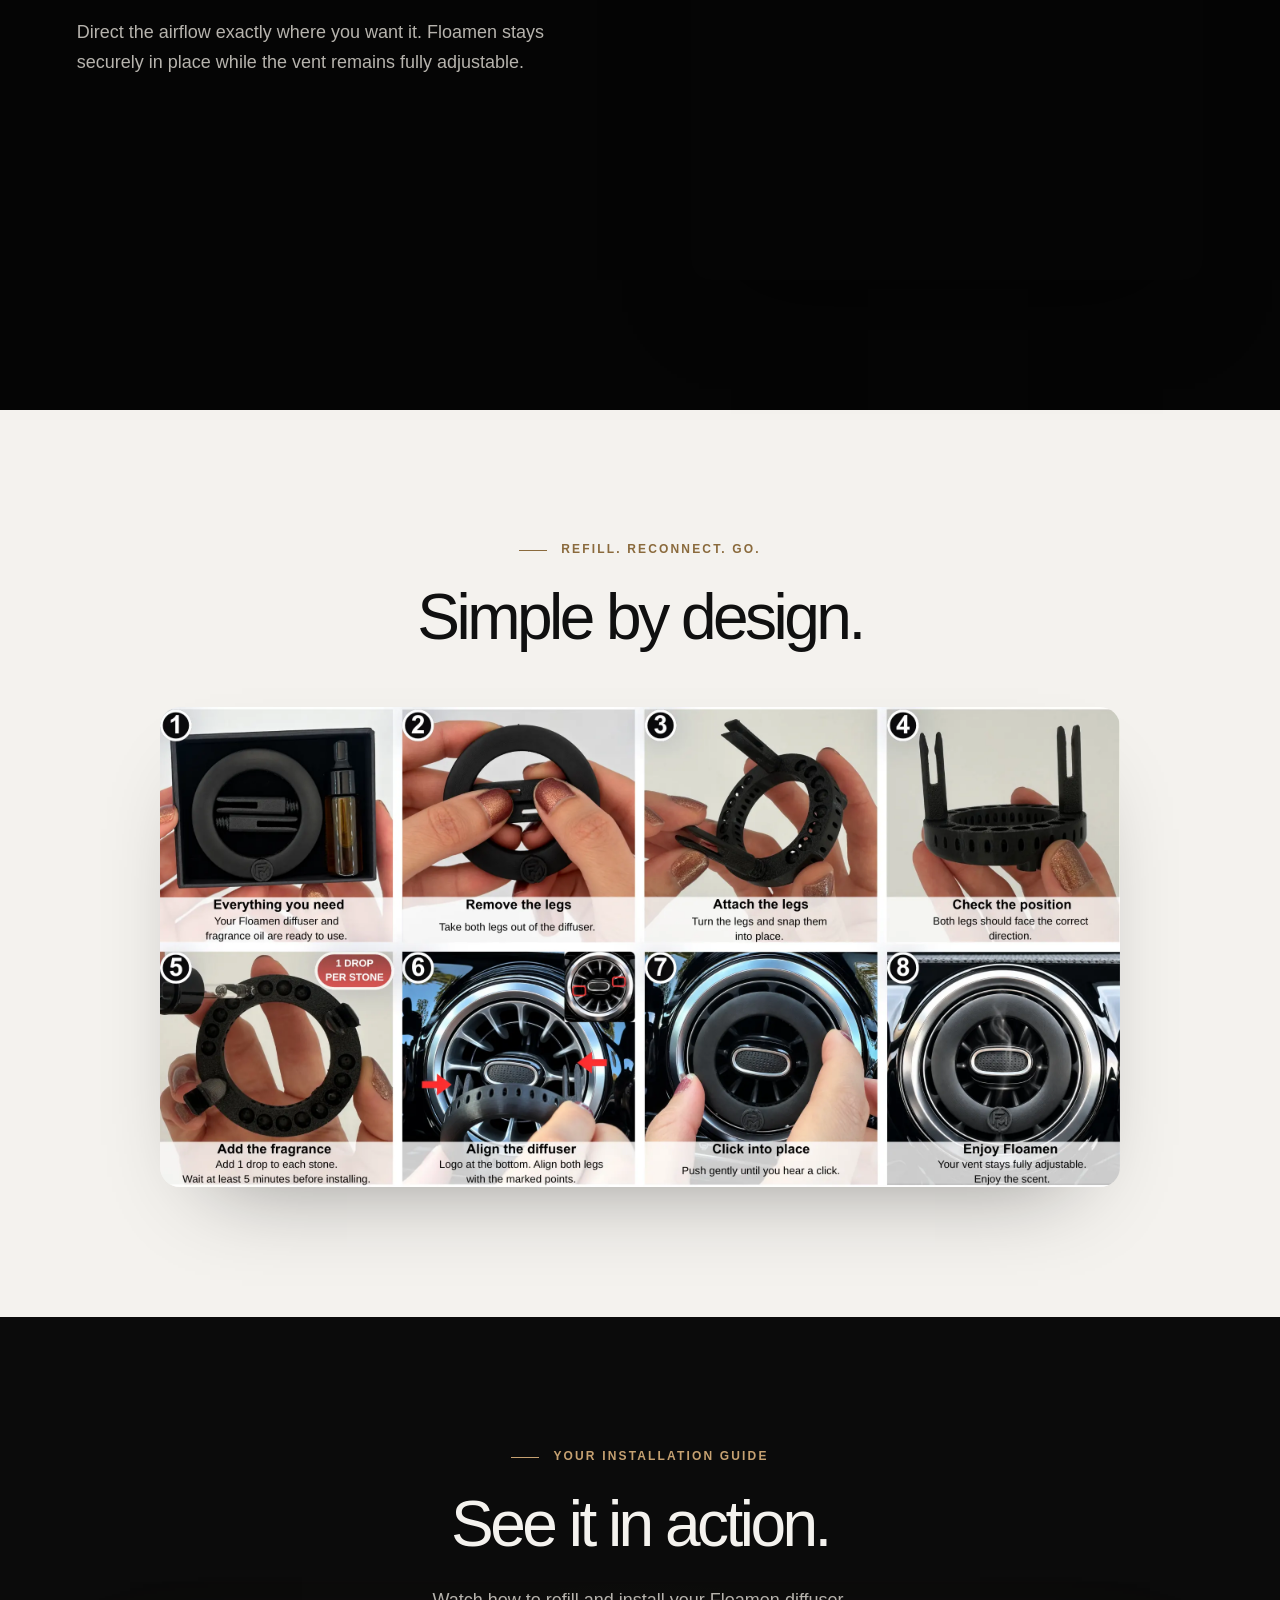
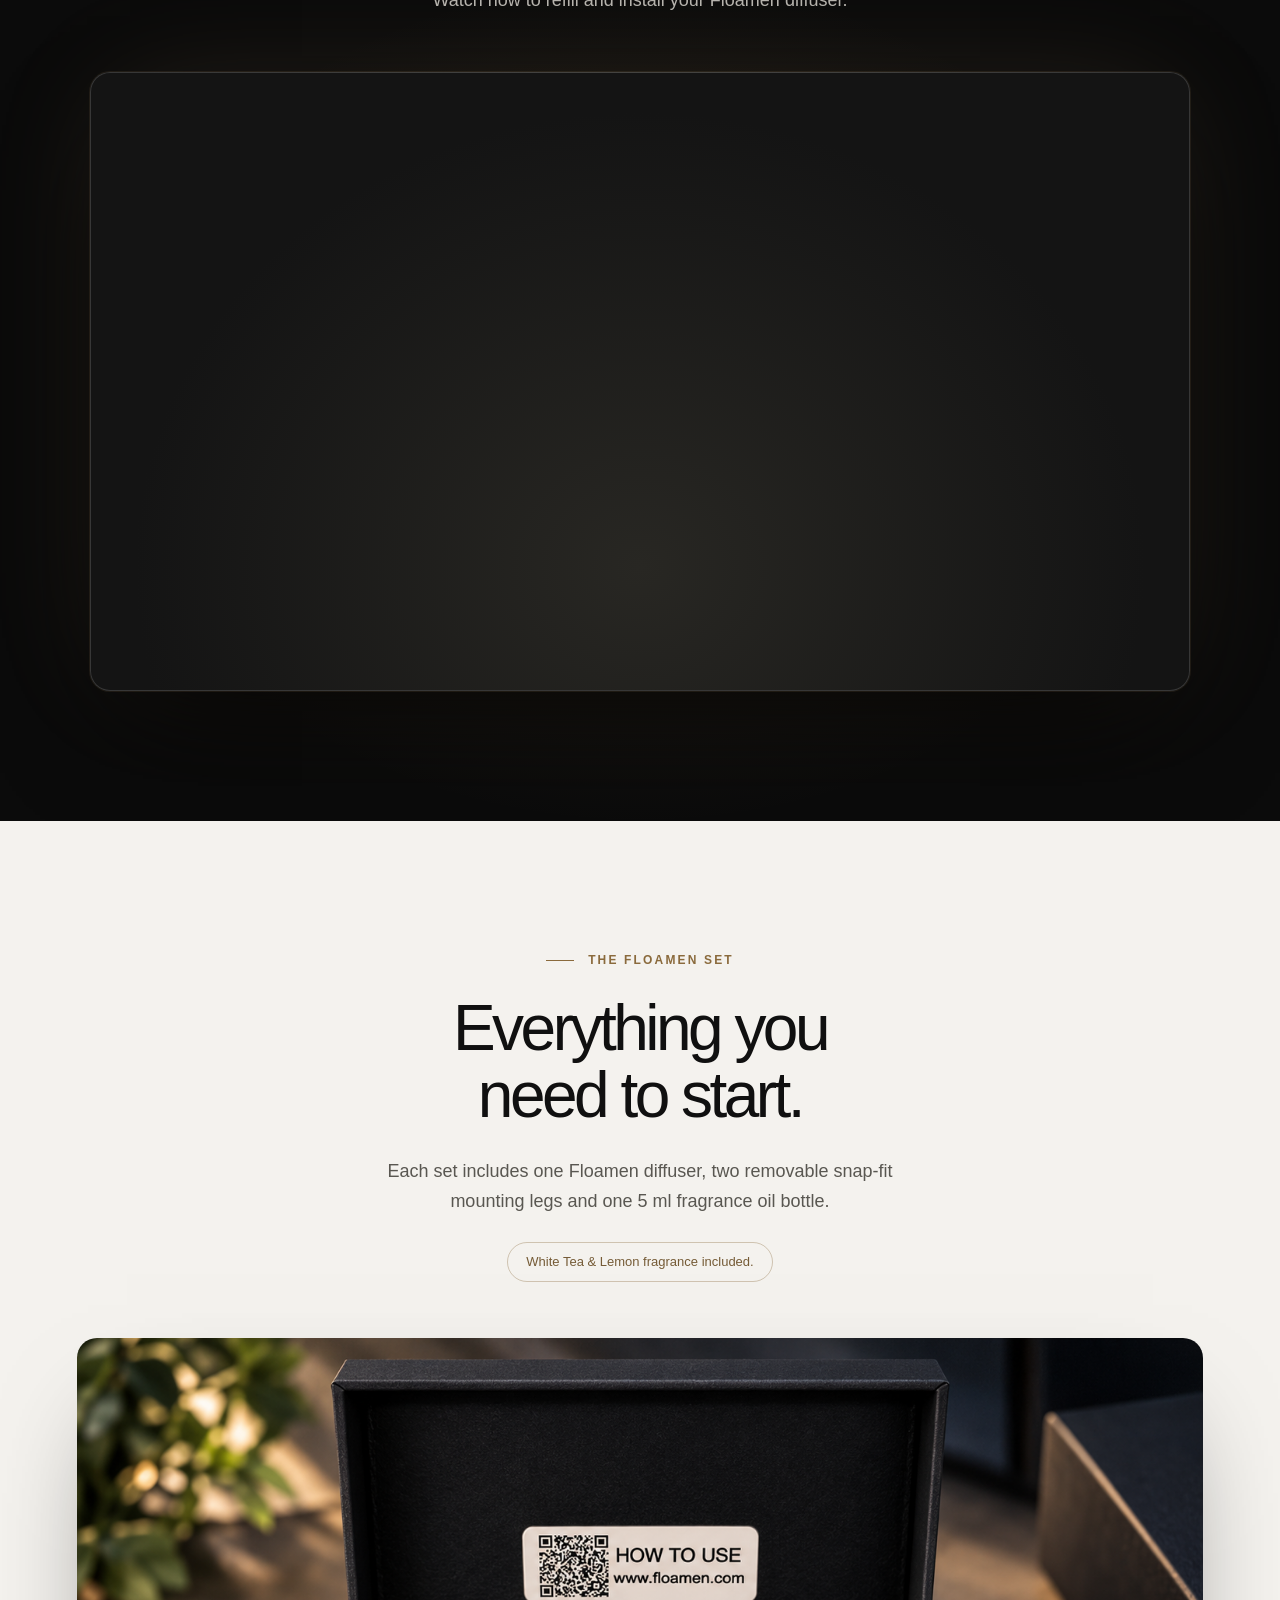
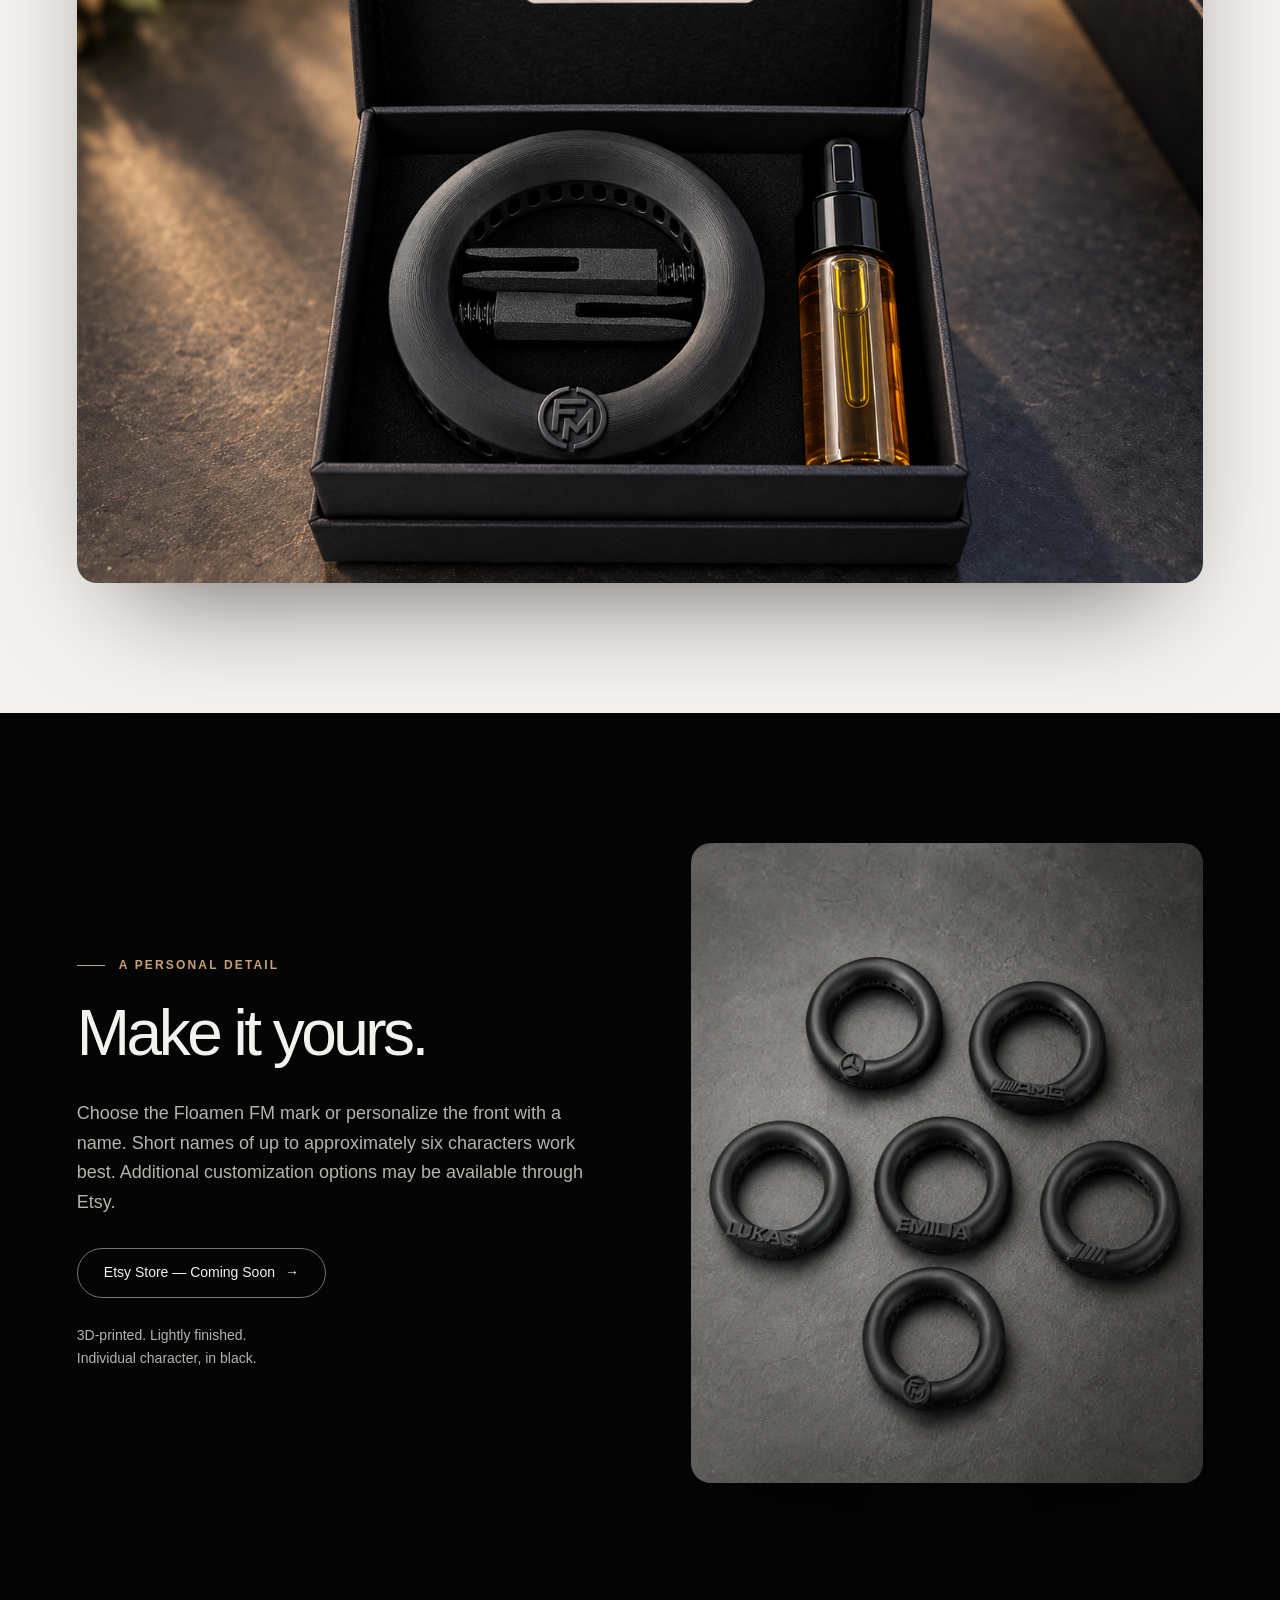
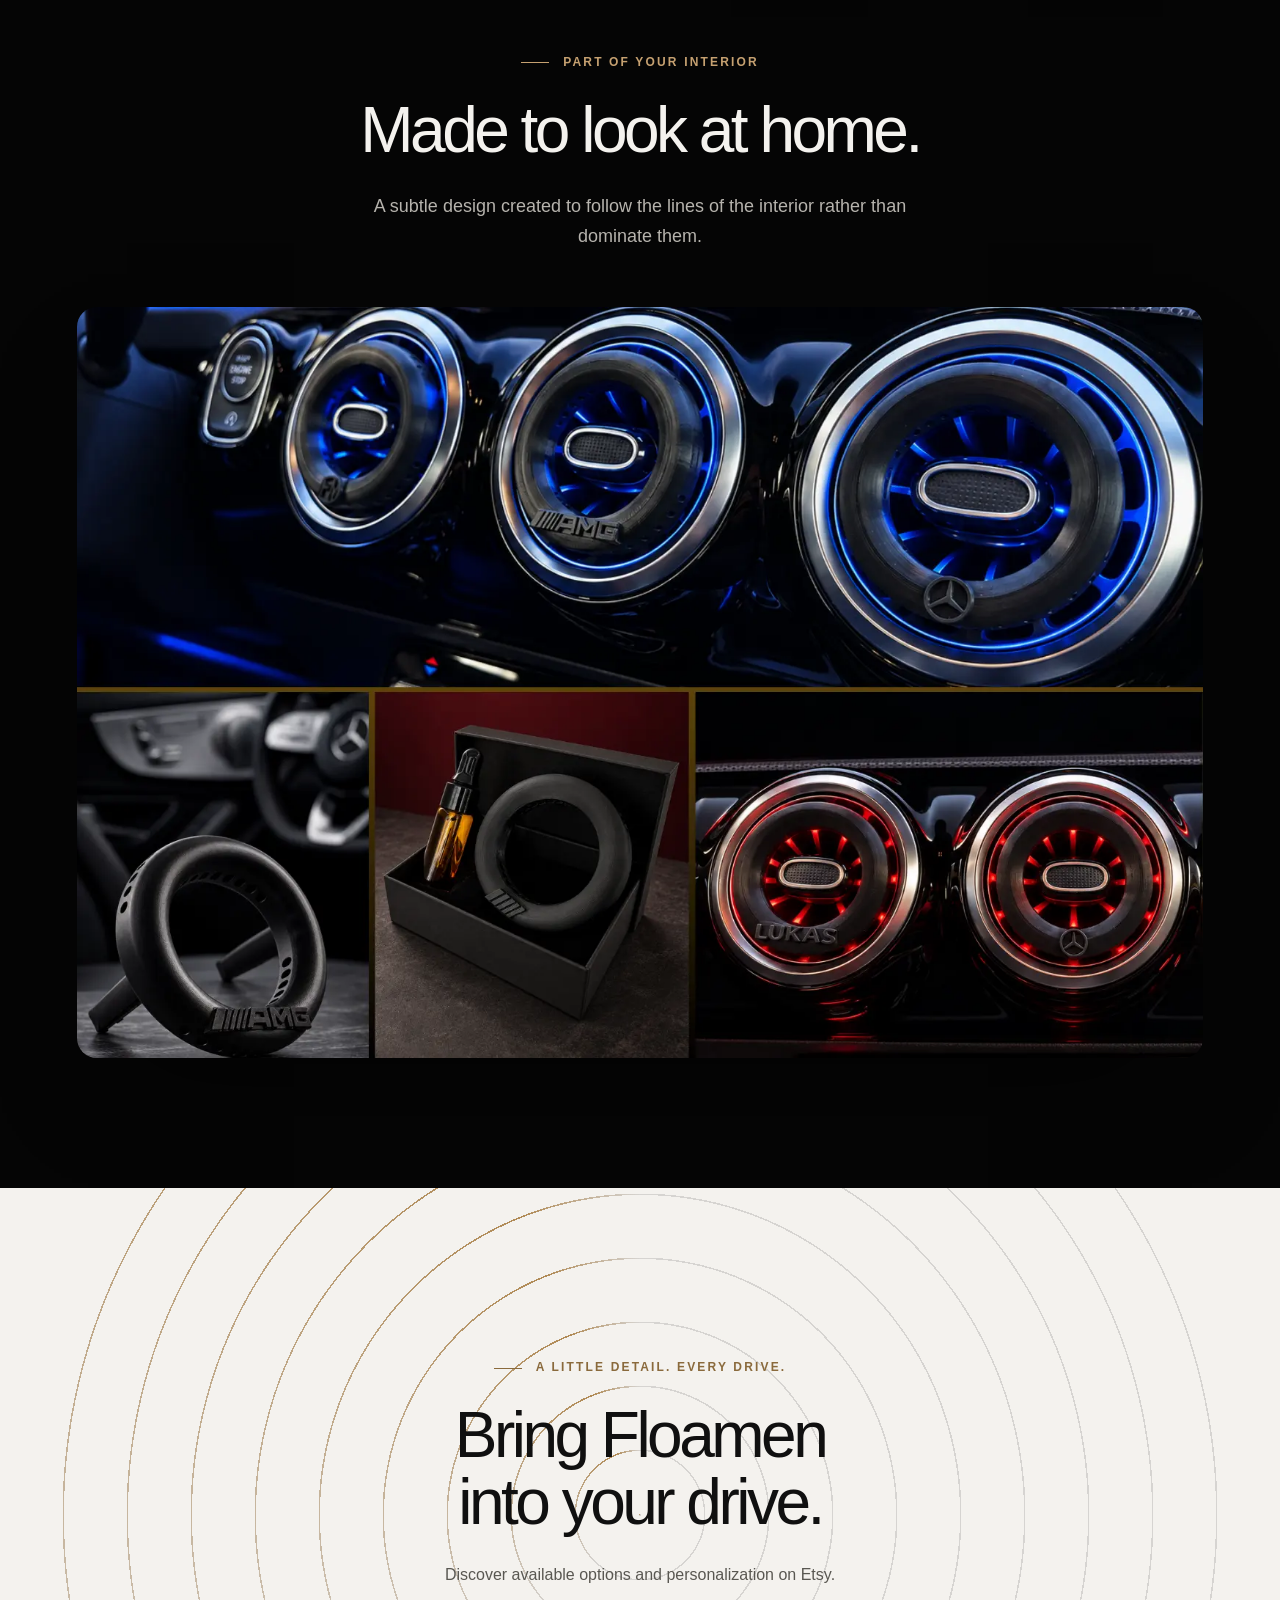
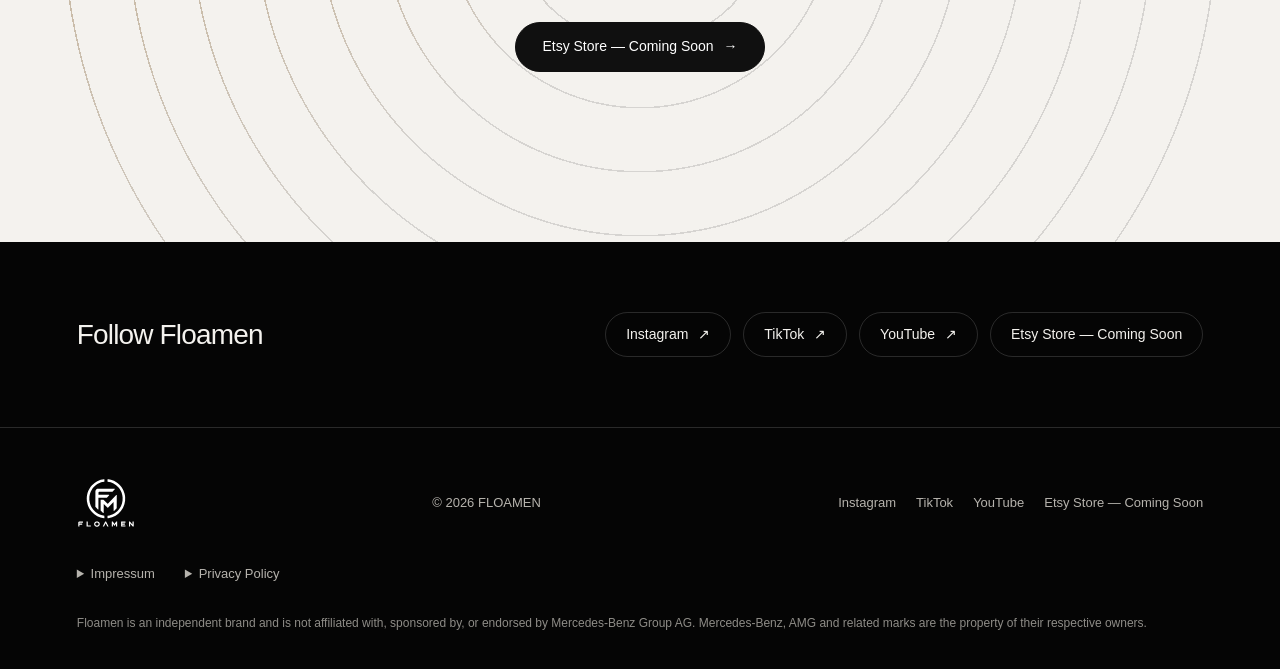
<file: index_video.html>
<!doctype html>
<html lang="en">

<head>
    <meta charset="utf-8">
    <meta name="viewport" content="width=device-width, initial-scale=1">
    <title>Floamen | Reusable Car Fragrance Diffuser</title>
    <meta name="description"
        content="Discover Floamen, a reusable and customizable car fragrance diffuser designed to integrate with selected round turbine-style air vents.">
    <link rel="canonical" href="https://www.floamen.com/">
    <meta property="og:title" content="Floamen | Reusable Car Fragrance Diffuser">
    <meta property="og:description" content="Designed to belong. A reusable, customizable car fragrance diffuser.">
    <meta property="og:type" content="website">
    <meta property="og:url" content="https://www.floamen.com/">
    <meta property="og:image" content="https://www.floamen.com/assets/images/hero.webp">
    <meta property="og:image:alt" content="Floamen diffuser installed in the center turbine-style vent">
    <meta name="theme-color" content="#050505">
    <link rel="icon" href="assets/logo/favicon.png" type="image/png">
    <link rel="stylesheet" href="assets/css/style.css">
    <script defer src="assets/js/links.js"></script>
    <script defer src="assets/js/main.js"></script>
</head>

<body>
    <a class="skip" href="#main">Skip to content</a>
    <header class="header"><a class="brand" href="#" aria-label="Floamen home"><img src="assets/logo/floamen-logo.svg"
                width="1000" height="849" alt="FLOAMEN"></a>
        <nav aria-label="Main navigation"><a href="#product">Product</a><a href="#how-it-works">How It Works</a><a
                href="#customize">Customize</a><a href="#installation-video">Installation Guide</a></nav><a
            class="button small" data-etsy role="link" aria-disabled="true">Shop — Coming Soon</a>
    </header>
    <main id="main">
        <section class="hero" aria-labelledby="hero-title">
            <div class="hero-copy">
                <p class="eyebrow">FLOAMEN / VENT FRAGRANCE</p>
                <h1 id="hero-title">Designed to belong.</h1>
                <p>A reusable fragrance diffuser created to integrate naturally with selected round turbine-style air
                    vents.</p>
                <div class="actions"><a class="button" data-etsy role="link" aria-disabled="true">Etsy Store — Coming
                        Soon</a><a class="text-link" href="#how-it-works">See how it works <span
                            aria-hidden="true">↗</span></a></div>
            </div><img class="hero-image" src="assets/images/hero.webp" width="1448" height="1086" loading="eager"
                fetchpriority="high"
                alt="Black FM-branded Floamen diffuser fitted inside the center vent, with all three turbine vents visible">
        </section>
        <section id="product" class="split light section">
            <div class="photo reveal"><img src="assets/images/product-fragrance.webp" width="1086" height="1448"
                    loading="lazy"
                    alt="Black Floamen ring with two rear mounting legs beside a fragrance oil dropper bottle"></div>
            <div class="copy reveal">
                <p class="eyebrow">THE EVERYDAY, RECONSIDERED</p>
                <h2>Fragrance,<br>designed for<br>the drive.</h2>
                <p>Floamen combines a reusable fragrance system with a minimal vent-integrated design. Fragrance oil is
                    absorbed by lava stones inside the diffuser and gradually released through airflow.</p>
                <p class="statement">Reusable. Refillable.<br>Purposefully designed.</p>
            </div>
        </section>
        <section class="split integration section">
            <div class="copy reveal">
                <p class="eyebrow">A NATURAL FIT</p>
                <h2>Designed around the vent.<br><span class="muted">Not over it.</span></h2>
                <p>The open center keeps the original vent control visible and accessible, allowing the airflow to
                    remain adjustable after installation.</p>
                <p class="fine">Designed for selected compatible Mercedes-Benz vehicles with round turbine-style air
                    vents.</p>
            </div>
            <div class="photo reveal"><img src="assets/images/installed-closeup.webp" width="1086" height="1448"
                    loading="lazy"
                    alt="Close-up of the installed diffuser with the FM emblem at six o’clock and the original vent control accessible">
            </div>
        </section>
        <section id="vent-adjustment" class="split section" aria-labelledby="vent-adjustment-title">
            <div class="copy reveal">
                <h2 id="vent-adjustment-title">Fully adjustable.</h2>
                <p>Direct the airflow exactly where you want it. Floamen stays securely in place while the vent remains fully adjustable.</p>
            </div>
            <div class="photo reveal">
                <video autoplay loop muted playsinline preload="metadata"
                    aria-label="Floamen stays in place while the air vent is adjusted"
                    style="display: block; width: 100%; max-width: 100%; height: auto; aspect-ratio: 1 / 1.1; object-fit: cover; object-position: 50% 50%;">
                    <source src="assets/video/vent-adjustment.mp4" type="video/mp4">
                </video>
            </div>
        </section>
        <section id="how-it-works" class="instructions section light">
            <div class="section-heading reveal">
                <p class="eyebrow">REFILL. RECONNECT. GO.</p>
                <h2>Simple by design.</h2>
            </div><img class="instruction-image reveal" src="assets/images/how-it-works.webp" width="1254" height="1254"
                loading="lazy"
                alt="Three steps: turn the diffuser upside down and drip fragrance oil into the underside openings; wait a few minutes for the lava stones to absorb it; install in the vent and enjoy.">
        </section>
        <section id="installation-video" class="video-section section">
            <div class="section-heading reveal">
                <p class="eyebrow">YOUR INSTALLATION GUIDE</p>
                <h2>See it in action.</h2>
                <p>Watch how to refill and install your Floamen diffuser.</p>
            </div>
            <div id="video-player" class="video-player">
                <div class="video-empty"><span class="play-outline" aria-hidden="true">▷</span>
                    <p>Installation video coming soon.</p>
                </div>
            </div>
        </section>
        <section class="included section light">
            <div class="section-heading reveal">
                <p class="eyebrow">THE FLOAMEN SET</p>
                <h2>Everything you<br>need to start.</h2>
                <p>Each set includes one Floamen diffuser, two removable snap-fit mounting legs and one 5 ml fragrance
                    oil bottle.</p>
                <p class="scent">White Tea &amp; Lemon fragrance included.</p>
            </div><img class="wide-photo reveal" src="assets/images/whats-included.webp" width="1448" height="1086"
                loading="lazy"
                alt="Black presentation box holding the Floamen diffuser, two detached mounting legs inside the ring and a 5 ml fragrance oil bottle">
        </section>
        <section id="customize" class="split section">
            <div class="copy reveal">
                <p class="eyebrow">A PERSONAL DETAIL</p>
                <h2>Make it yours.</h2>
                <p>Choose the Floamen FM mark or personalize the front with a name. Short names of up to approximately
                    six characters work best. Additional customization options may be available through Etsy.</p><a
                    class="button" data-etsy role="link" aria-disabled="true">Etsy Store — Coming Soon</a>
                <p class="fine">3D-printed. Lightly finished.<br>Individual character, in black.</p>
            </div>
            <div class="photo reveal"><img src="assets/images/customization.webp" width="1122" height="1402"
                    loading="lazy"
                    alt="Six black diffuser customization examples, including the Floamen FM mark and raised names LUKAS and EMILIA">
            </div>
        </section>
        <section class="lifestyle section">
            <div class="section-heading reveal">
                <p class="eyebrow">PART OF YOUR INTERIOR</p>
                <h2>Made to look at home.</h2>
                <p>A subtle design created to follow the lines of the interior rather than dominate them.</p>
            </div><img class="wide-photo reveal" src="assets/images/lifestyle.webp" width="1448" height="1086"
                loading="lazy"
                alt="Collage of Floamen integrated into turbine-style vents and displayed beside its fragrance bottle">
        </section>
        <section class="final-cta section light">
            <p class="eyebrow">A LITTLE DETAIL. EVERY DRIVE.</p>
            <h2>Bring Floamen<br>into your drive.</h2>
            <p>Discover available options and personalization on Etsy.</p><a class="button dark" data-etsy role="link"
                aria-disabled="true">Etsy Store — Coming Soon</a>
        </section>
        <section class="social section">
            <h2>Follow Floamen</h2>
            <div class="social-links"><a data-link="instagram">Instagram <span aria-hidden="true">↗</span></a><a
                    data-link="tiktok">TikTok <span aria-hidden="true">↗</span></a><a data-link="youtube">YouTube <span
                        aria-hidden="true">↗</span></a><a data-etsy role="link" aria-disabled="true">Etsy Store — Coming
                    Soon</a></div>
        </section>
    </main>
    <footer>
        <div class="footer-top"><a class="brand footer-brand" href="#" aria-label="Floamen home"><img
                    src="assets/logo/floamen-logo.svg" width="1000" height="849" loading="lazy" alt="FLOAMEN"></a>
            <p>© <span id="year"></span> FLOAMEN</p>
            <nav aria-label="Footer social links"><a data-link="instagram">Instagram</a><a
                    data-link="tiktok">TikTok</a><a data-link="youtube">YouTube</a><a data-etsy role="link"
                    aria-disabled="true">Etsy Store — Coming Soon</a></nav>
        </div>
        <div class="legal">
            <details id="impressum">
                <summary>Impressum</summary>
                <div>
                    <p>Information pending completion.</p>
                    <p>Floamen<br>Biedenkopfer Strasse 6, Siegen, Germany<br>floamen.design@gmail.com</p>
                </div>
            </details>
            <details id="privacy">
                <summary>Privacy Policy</summary>
                <div>
                    <p>Privacy policy placeholder — to be completed before public launch.</p>
                    <p>Contact: Floamen, Biedenkopfer Strasse 6, Siegen, Germany, floamen.design@gmail.com</p>
                </div>
            </details>
        </div>
        <p class="disclaimer">Floamen is an independent brand and is not affiliated with, sponsored by, or endorsed by
            Mercedes-Benz Group AG. Mercedes-Benz, AMG and related marks are the property of their respective owners.
        </p>
    </footer>
</body>

</html>
</file>
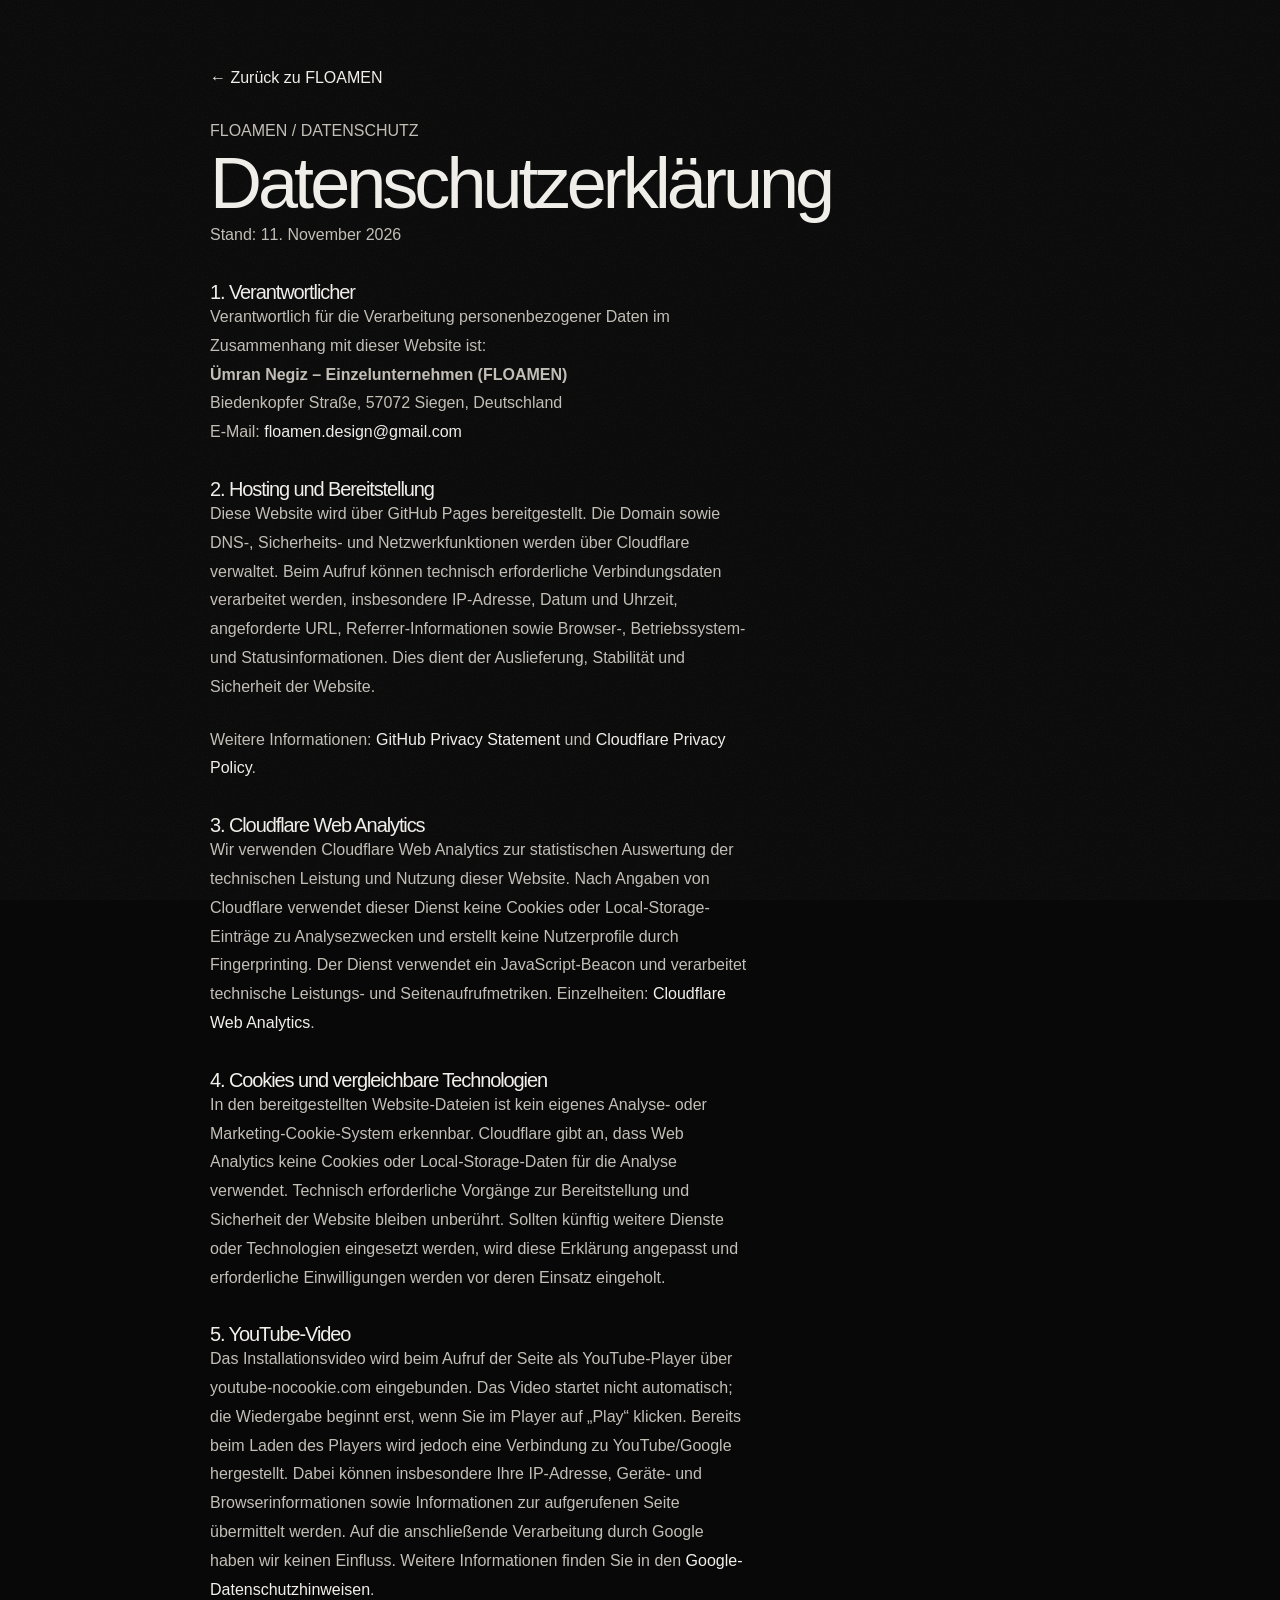
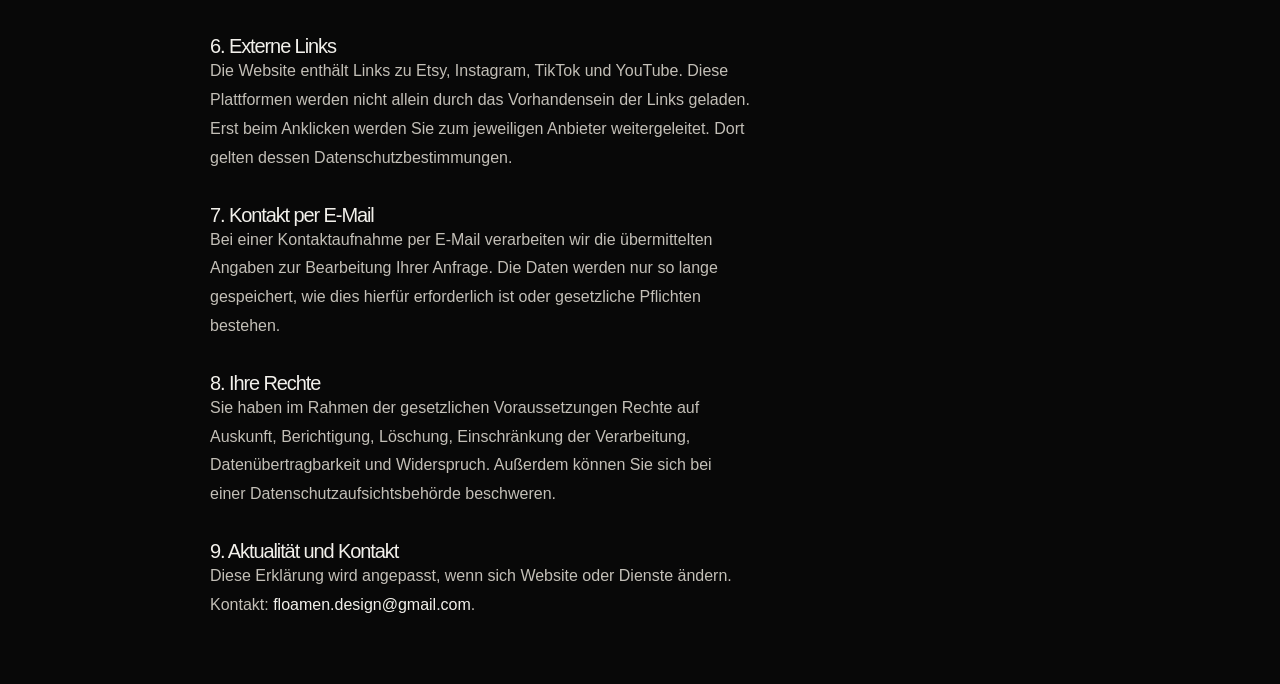
<file: privacy-policy.html>
<!doctype html>
<html lang="de"><head><meta charset="utf-8"><meta name="viewport" content="width=device-width, initial-scale=1">
<meta name="description" content="Datenschutzhinweise zur FLOAMEN-Website.">
<link rel="canonical" href="https://www.floamen.com/privacy-policy.html">
<title>Datenschutzerklärung | FLOAMEN</title><link rel="stylesheet" href="assets/css/style.css">
<style>body{background:#080808;color:#f2f0eb}.legal-page{width:min(100% - 2.5rem,860px);margin:auto;padding:4rem 0}.legal-page h1{font-size:clamp(2.3rem,6vw,4.5rem);font-weight:500}.legal-page h2{margin-top:2rem;font-size:1.25rem}.legal-page p{color:#c3bfb7;line-height:1.8}.legal-page a{color:#f2f0eb}</style></head><body><main class="legal-page">
<p><a href="index.html">← Zurück zu FLOAMEN</a></p><p>FLOAMEN / DATENSCHUTZ</p><h1>Datenschutzerklärung</h1><p>Stand: 11. November 2026</p>
<h2>1. Verantwortlicher</h2><p>Verantwortlich für die Verarbeitung personenbezogener Daten im Zusammenhang mit dieser Website ist:<br><strong>Ümran Negiz – Einzelunternehmen (FLOAMEN)</strong><br>Biedenkopfer Straße, 57072 Siegen, Deutschland<br>E-Mail: <a href="mailto:floamen.design@gmail.com">floamen.design@gmail.com</a></p>
<h2>2. Hosting und Bereitstellung</h2><p>Diese Website wird über GitHub Pages bereitgestellt. Die Domain sowie DNS-, Sicherheits- und Netzwerkfunktionen werden über Cloudflare verwaltet. Beim Aufruf können technisch erforderliche Verbindungsdaten verarbeitet werden, insbesondere IP-Adresse, Datum und Uhrzeit, angeforderte URL, Referrer-Informationen sowie Browser-, Betriebssystem- und Statusinformationen. Dies dient der Auslieferung, Stabilität und Sicherheit der Website.</p>
<p>Weitere Informationen: <a href="https://docs.github.com/en/site-policy/privacy-policies/github-privacy-statement">GitHub Privacy Statement</a> und <a href="https://www.cloudflare.com/privacypolicy/">Cloudflare Privacy Policy</a>.</p>
<h2>3. Cloudflare Web Analytics</h2><p>Wir verwenden Cloudflare Web Analytics zur statistischen Auswertung der technischen Leistung und Nutzung dieser Website. Nach Angaben von Cloudflare verwendet dieser Dienst keine Cookies oder Local-Storage-Einträge zu Analysezwecken und erstellt keine Nutzerprofile durch Fingerprinting. Der Dienst verwendet ein JavaScript-Beacon und verarbeitet technische Leistungs- und Seitenaufrufmetriken. Einzelheiten: <a href="https://developers.cloudflare.com/web-analytics/about/">Cloudflare Web Analytics</a>.</p>
<h2>4. Cookies und vergleichbare Technologien</h2><p>In den bereitgestellten Website-Dateien ist kein eigenes Analyse- oder Marketing-Cookie-System erkennbar. Cloudflare gibt an, dass Web Analytics keine Cookies oder Local-Storage-Daten für die Analyse verwendet. Technisch erforderliche Vorgänge zur Bereitstellung und Sicherheit der Website bleiben unberührt. Sollten künftig weitere Dienste oder Technologien eingesetzt werden, wird diese Erklärung angepasst und erforderliche Einwilligungen werden vor deren Einsatz eingeholt.</p>
<h2>5. YouTube-Video</h2><p>Das Installationsvideo wird beim Aufruf der Seite als YouTube-Player über youtube-nocookie.com eingebunden. Das Video startet nicht automatisch; die Wiedergabe beginnt erst, wenn Sie im Player auf „Play“ klicken. Bereits beim Laden des Players wird jedoch eine Verbindung zu YouTube/Google hergestellt. Dabei können insbesondere Ihre IP-Adresse, Geräte- und Browserinformationen sowie Informationen zur aufgerufenen Seite übermittelt werden. Auf die anschließende Verarbeitung durch Google haben wir keinen Einfluss. Weitere Informationen finden Sie in den <a href="https://policies.google.com/privacy">Google-Datenschutzhinweisen</a>.</p>
<h2>6. Externe Links</h2><p>Die Website enthält Links zu Etsy, Instagram, TikTok und YouTube. Diese Plattformen werden nicht allein durch das Vorhandensein der Links geladen. Erst beim Anklicken werden Sie zum jeweiligen Anbieter weitergeleitet. Dort gelten dessen Datenschutzbestimmungen.</p>
<h2>7. Kontakt per E-Mail</h2><p>Bei einer Kontaktaufnahme per E-Mail verarbeiten wir die übermittelten Angaben zur Bearbeitung Ihrer Anfrage. Die Daten werden nur so lange gespeichert, wie dies hierfür erforderlich ist oder gesetzliche Pflichten bestehen.</p>
<h2>8. Ihre Rechte</h2><p>Sie haben im Rahmen der gesetzlichen Voraussetzungen Rechte auf Auskunft, Berichtigung, Löschung, Einschränkung der Verarbeitung, Datenübertragbarkeit und Widerspruch. Außerdem können Sie sich bei einer Datenschutzaufsichtsbehörde beschweren.</p>
<h2>9. Aktualität und Kontakt</h2><p>Diese Erklärung wird angepasst, wenn sich Website oder Dienste ändern. Kontakt: <a href="mailto:floamen.design@gmail.com">floamen.design@gmail.com</a>.</p></main></body></html>
</file>
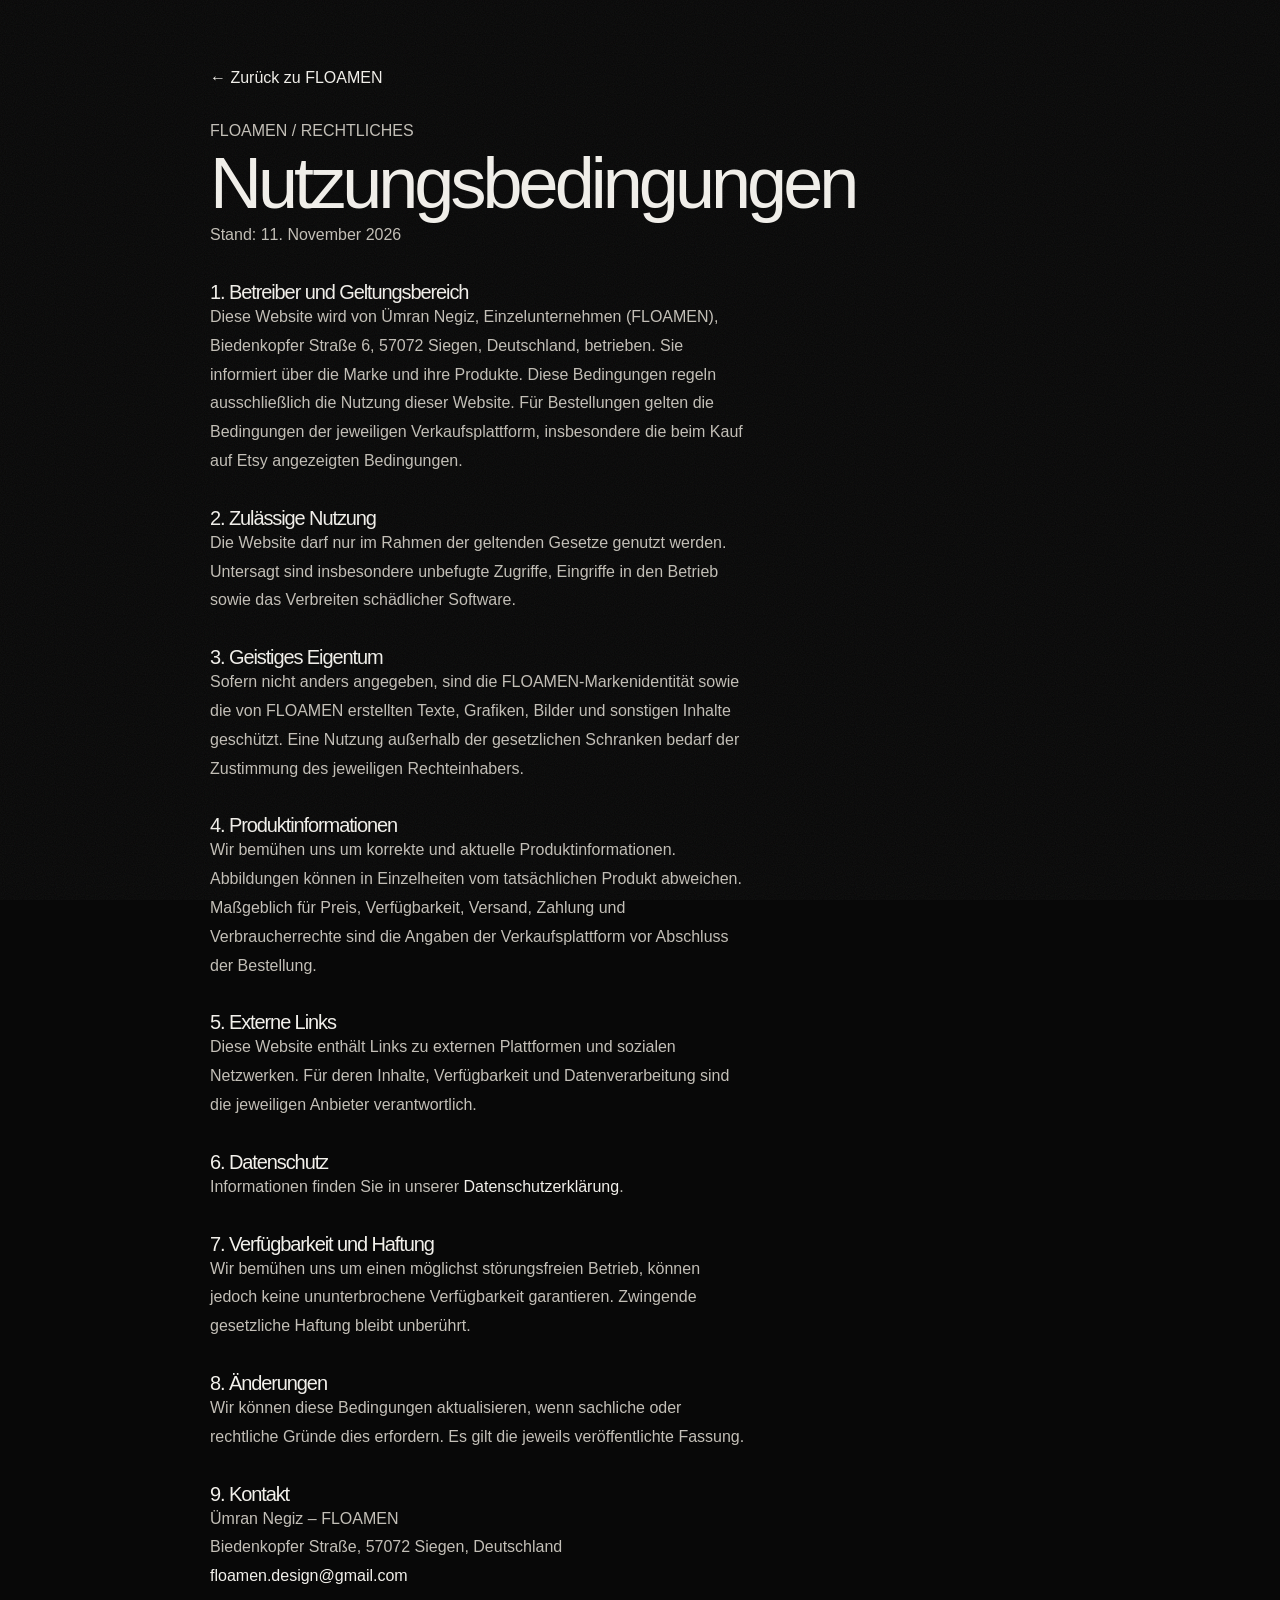
<file: terms.html>
<!doctype html><html lang="de"><head><meta charset="utf-8"><meta name="viewport" content="width=device-width, initial-scale=1"><meta name="description" content="Nutzungsbedingungen für die FLOAMEN-Website."><link rel="canonical" href="https://www.floamen.com/terms.html"><title>Nutzungsbedingungen | FLOAMEN</title><link rel="stylesheet" href="assets/css/style.css"><style>body{background:#080808;color:#f2f0eb}.legal-page{width:min(100% - 2.5rem,860px);margin:auto;padding:4rem 0}.legal-page h1{font-size:clamp(2.3rem,6vw,4.5rem);font-weight:500}.legal-page h2{margin-top:2rem;font-size:1.25rem}.legal-page p{color:#c3bfb7;line-height:1.8}.legal-page a{color:#f2f0eb}</style></head><body><main class="legal-page"><p><a href="index.html">← Zurück zu FLOAMEN</a></p><p>FLOAMEN / RECHTLICHES</p><h1>Nutzungsbedingungen</h1><p>Stand: 11. November 2026</p>
<h2>1. Betreiber und Geltungsbereich</h2><p>Diese Website wird von Ümran Negiz, Einzelunternehmen (FLOAMEN), Biedenkopfer Straße 6, 57072 Siegen, Deutschland, betrieben. Sie informiert über die Marke und ihre Produkte. Diese Bedingungen regeln ausschließlich die Nutzung dieser Website. Für Bestellungen gelten die Bedingungen der jeweiligen Verkaufsplattform, insbesondere die beim Kauf auf Etsy angezeigten Bedingungen.</p>
<h2>2. Zulässige Nutzung</h2><p>Die Website darf nur im Rahmen der geltenden Gesetze genutzt werden. Untersagt sind insbesondere unbefugte Zugriffe, Eingriffe in den Betrieb sowie das Verbreiten schädlicher Software.</p>
<h2>3. Geistiges Eigentum</h2><p>Sofern nicht anders angegeben, sind die FLOAMEN-Markenidentität sowie die von FLOAMEN erstellten Texte, Grafiken, Bilder und sonstigen Inhalte geschützt. Eine Nutzung außerhalb der gesetzlichen Schranken bedarf der Zustimmung des jeweiligen Rechteinhabers.</p>
<h2>4. Produktinformationen</h2><p>Wir bemühen uns um korrekte und aktuelle Produktinformationen. Abbildungen können in Einzelheiten vom tatsächlichen Produkt abweichen. Maßgeblich für Preis, Verfügbarkeit, Versand, Zahlung und Verbraucherrechte sind die Angaben der Verkaufsplattform vor Abschluss der Bestellung.</p>
<h2>5. Externe Links</h2><p>Diese Website enthält Links zu externen Plattformen und sozialen Netzwerken. Für deren Inhalte, Verfügbarkeit und Datenverarbeitung sind die jeweiligen Anbieter verantwortlich.</p>
<h2>6. Datenschutz</h2><p>Informationen finden Sie in unserer <a href="privacy-policy.html">Datenschutzerklärung</a>.</p>
<h2>7. Verfügbarkeit und Haftung</h2><p>Wir bemühen uns um einen möglichst störungsfreien Betrieb, können jedoch keine ununterbrochene Verfügbarkeit garantieren. Zwingende gesetzliche Haftung bleibt unberührt.</p>
<h2>8. Änderungen</h2><p>Wir können diese Bedingungen aktualisieren, wenn sachliche oder rechtliche Gründe dies erfordern. Es gilt die jeweils veröffentlichte Fassung.</p>
<h2>9. Kontakt</h2><p>Ümran Negiz – FLOAMEN<br>Biedenkopfer Straße, 57072 Siegen, Deutschland<br><a href="mailto:floamen.design@gmail.com">floamen.design@gmail.com</a></p></main></body></html>
</file>
<file: assets/css/style.css>
/* FLOAMEN — site styles. No external fonts or frameworks. */

/* ---------- Tokens & base ---------- */
:root {
  color-scheme: dark;
  --ink: #050505;
  --ink-2: #0b0b0b;
  --paper: #f4f2ee;
  --muted: #aaa8a3;
  --line: #ffffff26;
  --gold: #c6a171;
  --gold-soft: #f0d9b0;
  --gold-deep: #8a6a3c;
  --ease: cubic-bezier(.22, 1, .36, 1);
  --radius: 20px;
}
* { box-sizing: border-box }
html { scroll-behavior: smooth; scroll-padding-top: 112px }
body {
  margin: 0;
  background: var(--ink);
  color: var(--paper);
  font: 16px/1.65 -apple-system, BlinkMacSystemFont, "SF Pro Display", "Helvetica Neue", Arial, sans-serif;
  -webkit-font-smoothing: antialiased;
  overflow-x: hidden;
}
/* Fine film grain over the whole page */
body::after {
  content: "";
  position: fixed;
  inset: 0;
  z-index: 40;
  pointer-events: none;
  opacity: .06;
  background-image: url("data:image/svg+xml,%3Csvg xmlns='http://www.w3.org/2000/svg' width='160' height='160'%3E%3Cfilter id='n'%3E%3CfeTurbulence type='fractalNoise' baseFrequency='.9' numOctaves='2' stitchTiles='stitch'/%3E%3C/filter%3E%3Crect width='100%25' height='100%25' filter='url(%23n)'/%3E%3C/svg%3E");
}
::selection { background: var(--gold); color: var(--ink) }
a { color: inherit; text-decoration: none }
a[href], button, summary { cursor: pointer }
a:focus-visible, button:focus-visible, summary:focus-visible { outline: 2px solid #bf9459; outline-offset: 6px }
img { display: block; max-width: 100%; height: auto }
h1, h2, p { margin: 0 }
h1, h2 { font-weight: 500; letter-spacing: -.055em; line-height: 1.05; text-wrap: balance }
h1 { font-size: clamp(3.3rem, 7.3vw, 7.6rem) }
h2 { font-size: clamp(2.6rem, 5vw, 5.2rem) }
p { max-width: 540px }
p + p { margin-top: 24px }

/* ---------- Scroll progress ---------- */
.progress {
  position: fixed;
  inset: 0 0 auto 0;
  height: 2px;
  z-index: 30;
  background: linear-gradient(90deg, var(--gold-deep), var(--gold), var(--gold-soft));
  transform: scaleX(0);
  transform-origin: 0 50%;
}

/* ---------- Header ---------- */
.header {
  position: fixed;
  inset: 0 0 auto 0;
  z-index: 20;
  min-height: 90px;
  padding: 12px 5%;
  display: flex;
  align-items: center;
  gap: 24px;
  transition: min-height .5s var(--ease);
}
.header::before {
  content: "";
  position: absolute;
  inset: 0;
  z-index: -1;
  background: #050505f0;
  border-bottom: 1px solid var(--line);
  -webkit-backdrop-filter: blur(18px) saturate(1.4);
  backdrop-filter: blur(18px) saturate(1.4);
  transition: opacity .45s ease;
}
/* Transparent over the hero; solid once the page is scrolled (needs JS, else stays solid) */
.js .header:not(.is-scrolled)::before { opacity: 0 }
.header.is-scrolled { min-height: 70px }
.brand img { width: 69px; height: 59px; object-fit: contain; filter: invert(1); transition: width .5s var(--ease), height .5s var(--ease) }
.header.is-scrolled .brand img { width: 56px; height: 48px }
nav { display: flex; gap: 32px; font-size: 14px }
.header nav { margin-inline: auto }
.header nav a { position: relative; padding: 6px 0; transition: color .3s }
.header nav a::after {
  content: "";
  position: absolute;
  left: 0; right: 0; bottom: 0;
  height: 1px;
  background: var(--gold);
  transform: scaleX(0);
  transform-origin: 100% 50%;
  transition: transform .45s var(--ease);
}
.header nav a:hover::after, .header nav a:focus-visible::after { transform: scaleX(1); transform-origin: 0 50% }
nav a[href]:hover, .text-link:hover, .social-links a[href]:hover { color: var(--gold) }
.lang {
  font-size: 12px;
  font-weight: 600;
  letter-spacing: .14em;
  color: #c4c0b9;
  padding: 6px 2px;
  transition: color .3s;
}
.lang:hover { color: var(--gold) }

/* ---------- Buttons ---------- */
.button {
  position: relative;
  isolation: isolate;
  overflow: hidden;
  display: inline-flex;
  justify-content: center;
  align-items: center;
  min-height: 50px;
  padding: 12px 26px;
  border: 1px solid #77736d;
  border-radius: 40px;
  font-size: 14px;
  line-height: 1.4;
  transition: color .4s, border-color .4s, box-shadow .4s;
}
.button::before {
  content: "";
  position: absolute;
  inset: -1px;
  z-index: -1;
  border-radius: inherit;
  background: var(--paper);
  transform: translateY(102%);
  transition: transform .5s var(--ease);
}
.button[href]::after {
  content: "→";
  margin-left: 10px;
  transition: transform .4s var(--ease);
}
.button[href]:hover { color: var(--ink); border-color: var(--paper) }
.button[href]:hover::before { transform: none }
.button[href]:hover::after { transform: translateX(5px) }
.button[aria-disabled=true] { color: #b9b5ae; border-color: #55534e; cursor: default }
.small { min-height: 40px; padding: 10px 18px; font-size: 13px }
/* Primary (hero) button: filled, turns gold */
.actions .button[href] { background: var(--paper); color: var(--ink); border-color: var(--paper) }
.actions .button::before, .dark::before { background: linear-gradient(120deg, var(--gold), var(--gold-soft)) }
.actions .button[href]:hover { border-color: var(--gold); box-shadow: 0 12px 40px #c6a17140 }
.dark[aria-disabled=true] { color: #65615a; border-color: #a6a19a }
.dark[href] { background: #101010; color: #fff; border-color: #101010 }
.dark[href]:hover { color: var(--ink); border-color: var(--gold); box-shadow: 0 12px 40px #8a6a3c40 }

/* ---------- Eyebrow ---------- */
.eyebrow {
  display: flex;
  align-items: center;
  gap: 14px;
  font-size: 12px;
  font-weight: 600;
  letter-spacing: .18em;
  margin-bottom: 24px;
  color: var(--gold);
}
.eyebrow::before { content: ""; flex: none; width: 28px; height: 1px; background: currentColor }
.light .eyebrow { color: var(--gold-deep) }
.section-heading .eyebrow, .final-cta .eyebrow { justify-content: center }

/* ---------- Hero ---------- */
.hero {
  position: relative;
  isolation: isolate;
  overflow: hidden;
  min-height: max(640px, 100vh);
  min-height: max(640px, 100svh);
  display: flex;
  align-items: flex-end;
}
.hero-image {
  position: absolute;
  top: -8%;
  left: 0;
  z-index: -2;
  width: 100%;
  height: 116%;
  max-width: none;
  object-fit: cover;
  object-position: center 60%;
  translate: 0 var(--py, 0px);
  animation: kenburns 16s var(--ease) both;
  will-change: translate, scale;
}
.hero::after {
  content: "";
  position: absolute;
  inset: 0;
  z-index: -1;
  background:
    linear-gradient(90deg, #050505eb 0%, #050505a6 38%, #05050526 72%),
    linear-gradient(0deg, #050505 0%, #05050500 42%),
    linear-gradient(180deg, #050505b3 0%, #05050500 22%);
}
/* Scroll cue */
.hero::before {
  content: "";
  position: absolute;
  right: 5%;
  bottom: 0;
  width: 1px;
  height: 96px;
  background: linear-gradient(var(--gold), transparent);
  transform-origin: 50% 0;
  animation: cue 2.4s var(--ease) 1.6s infinite both;
}
.hero-copy { width: 100%; max-width: 1320px; margin: 0 auto; padding: 150px 5% clamp(64px, 11vh, 120px) }
.hero-copy h1 { font-size: clamp(2.9rem, 6.4vw, 6.4rem); line-height: .98 }
.hero-copy > p:not(.eyebrow) { margin-top: 25px; color: #d2cec7; max-width: 570px; font-size: 18px }
.hero-copy > * { animation: rise 1.1s var(--ease) both }
.hero-copy > :nth-child(1) { animation-delay: .15s }
.hero-copy > :nth-child(2) { animation-delay: .3s }
.hero-copy > :nth-child(3) { animation-delay: .5s }
.hero-copy > :nth-child(4) { animation-delay: .65s }
.hero-copy > :nth-child(5) { animation-delay: .8s }
.badge {
  display: inline-flex;
  margin: 26px 0 0;
  padding: 9px 16px;
  border: 1px solid #c6a17159;
  border-radius: 40px;
  font-size: 11px;
  background: #0505058c;
  -webkit-backdrop-filter: blur(8px);
  backdrop-filter: blur(8px);
}
.badge::before { width: 6px; height: 6px; border-radius: 50%; animation: pulse 2.4s ease-in-out infinite }
.actions { display: flex; align-items: center; gap: 30px; margin-top: 30px }
.text-link { font-size: 14px; transition: color .3s }
.text-link span { display: inline-block; padding-left: 10px; transition: transform .4s var(--ease) }
.text-link:hover span { transform: translate(3px, -3px) }

/* ---------- Marquee ---------- */
.marquee {
  overflow: hidden;
  padding: 22px 0;
  border-block: 1px solid var(--line);
  background: var(--ink-2);
  -webkit-mask: linear-gradient(90deg, transparent, #000 12%, #000 88%, transparent);
  mask: linear-gradient(90deg, transparent, #000 12%, #000 88%, transparent);
}
.marquee-track { display: flex; justify-content: center; width: max-content; min-width: 100% }
.marquee-track.is-ready { justify-content: flex-start; animation: marquee 38s linear infinite }
.marquee span {
  display: inline-flex;
  align-items: center;
  white-space: nowrap;
  font-size: 12px;
  font-weight: 600;
  letter-spacing: .22em;
  text-transform: uppercase;
  color: #c4c0b9;
}
.marquee span::after { content: "✦"; margin: 0 34px; color: var(--gold); font-size: 10px }

/* ---------- Sections ---------- */
.section { padding: 130px max(6%, calc((100vw - 1320px) / 2)) }
.light { background: var(--paper); color: #101010; color-scheme: light }
.split { display: grid; grid-template-columns: 1fr 1fr; gap: 9%; align-items: center }
.photo { overflow: hidden; border-radius: var(--radius); box-shadow: 0 40px 90px -40px #000000b3 }
.light .photo { box-shadow: 0 40px 90px -45px #00000059 }
.photo img, .photo video { width: 100%; object-fit: contain; transition: scale 1.4s var(--ease) }
.photo:hover img, .photo:hover video { scale: 1.04 }
.copy h2 { margin-bottom: 32px }
.copy > p:not(.eyebrow) { color: #b6b3ad; font-size: 18px }
.light .copy > p:not(.eyebrow) { color: #595751 }
.copy .statement {
  color: #151515 !important;
  font-weight: 500;
  font-size: 21px !important;
  line-height: 1.5;
  padding-left: 20px;
  border-left: 2px solid var(--gold);
}
.copy .fine { font-size: 14px !important; max-width: 390px }
.copy .button { margin-top: 30px }
.copy .button + .fine { margin-top: 26px }
.muted { color: #85847f }
.section-heading { max-width: 870px; margin: 0 auto 56px; text-align: center }
.section-heading p { margin-left: auto; margin-right: auto }
.section-heading h2 + p { margin-top: 28px; color: #b6b3ad; font-size: 18px }
.light .section-heading h2 + p { color: #595751 }
.integration { background: radial-gradient(70% 60% at 85% 50%, #c6a17112, transparent 70%), var(--ink) }
.instruction-image { width: 100%; max-width: 960px; margin: auto; border-radius: var(--radius); box-shadow: 0 40px 90px -50px #00000073 }

/* ---------- Installation video ---------- */
.video-section { background: radial-gradient(60% 55% at 50% 62%, #c6a1711f, transparent 70%), var(--ink-2); scroll-margin-top: 20px }
.video-player {
  aspect-ratio: 16/9;
  max-width: 1100px;
  margin: auto;
  background: radial-gradient(ellipse at 50% 80%, #282723, #141414 65%);
  border: 1px solid var(--line);
  border-radius: var(--radius);
  box-shadow: 0 0 0 1px #c6a1711a, 0 50px 120px -40px #000, 0 0 120px -30px #c6a17133;
  display: grid;
  place-items: center;
  overflow: hidden;
}
.video-empty { text-align: center; padding: 20px }
.video-empty p { font-size: 17px; color: #b6b3ad }
.play-outline { display: grid; place-items: center; width: 78px; height: 78px; border: 1px solid #68645b; border-radius: 50%; font-size: 32px; margin: 0 auto 24px; padding-left: 4px }
.video-play { border: 0; color: var(--paper); background: transparent; font: inherit; padding: 20px }
.video-play:hover .play-outline { border-color: var(--paper) }
.video-note { font-size: 13px !important; max-width: 400px; margin: 16px auto 0 !important }
.video-player iframe { width: 100%; height: 100%; border: 0 }

/* ---------- Set / lifestyle ---------- */
.wide-photo { width: 100%; max-width: 1200px; margin: auto; border-radius: var(--radius); box-shadow: 0 50px 110px -50px #000000a6 }
.scent {
  display: inline-block;
  margin-top: 26px !important;
  padding: 8px 18px;
  border: 1px solid #8a6a3c59;
  border-radius: 40px;
  font-size: 13px;
  color: #755b36;
}
.lifestyle { padding-top: 40px }

/* ---------- Final CTA ---------- */
.final-cta { position: relative; isolation: isolate; overflow: hidden; text-align: center; padding-top: 170px; padding-bottom: 170px }
.final-cta::before, .final-cta::after {
  content: "";
  position: absolute;
  left: 50%;
  top: 50%;
  z-index: -1;
  width: min(1200px, 170vw);
  aspect-ratio: 1;
  translate: -50% -50%;
  border-radius: 50%;
  -webkit-mask: repeating-radial-gradient(circle, #000 0 1.5px, transparent 1.5px 64px);
  mask: repeating-radial-gradient(circle, #000 0 1.5px, transparent 1.5px 64px);
}
.final-cta::before { background: #10101021 }
.final-cta::after {
  background: conic-gradient(from 0deg, transparent 0 62%, #b08a55 94%, transparent);
  animation: spin 22s linear infinite;
}
.final-cta p { margin-left: auto; margin-right: auto }
.final-cta h2 + p { margin-top: 25px; color: #595751 }
.final-cta .button { margin-top: 34px }

/* ---------- Social ---------- */
.social { padding-top: 70px; padding-bottom: 70px; display: flex; align-items: center; justify-content: space-between; gap: 30px; border-bottom: 1px solid var(--line) }
.social h2 { font-size: 28px; letter-spacing: -.03em }
.social-links { display: flex; gap: 12px; flex-wrap: wrap; font-size: 14px }
.social-links a {
  padding: 10px 20px;
  border: 1px solid var(--line);
  border-radius: 40px;
  transition: color .3s, border-color .3s, background .3s, transform .4s var(--ease);
}
.social-links a[href]:hover { border-color: var(--gold); background: #c6a17114; transform: translateY(-2px) }
.social-links span { display: inline-block; padding-left: 6px; transition: transform .4s var(--ease) }
.social-links a[href]:hover span { transform: translate(2px, -2px) }
[aria-disabled=true]:not(.button) { color: #aaa8a3 }

/* ---------- Footer ---------- */
footer { padding: 50px 6% 35px; color: #b6b3ad; font-size: 13px }
.footer-top { display: flex; align-items: center; gap: 35px; justify-content: space-between }
.footer-top nav { gap: 20px; flex-wrap: wrap; font-size: 13px }
.footer-brand img { width: 58px; height: 50px }
.legal { display: flex; gap: 30px; margin-top: 35px; align-items: flex-start }
.legal details { max-width: 530px }
.legal details[open] { flex: 1 }
.legal details > div { padding-top: 15px }
.legal summary { transition: color .3s }
.legal summary:hover, .legal a:hover { color: var(--paper) }
.disclaimer { max-width: 100%; margin-top: 30px; font-size: 12px; color: #8e8c87 }
.skip { position: fixed; left: 16px; top: -100px; background: var(--paper); color: var(--ink); padding: 12px; z-index: 50 }
.skip:focus { top: 12px }

/* ---------- Scroll reveals (JS adds .is-pending, removes it in view) ---------- */
.reveal { transition: opacity 1s var(--ease), transform 1.1s var(--ease) }
.reveal.is-pending { opacity: 0; transform: translateY(46px) scale(.98) }
/* Text blocks: children rise one after another */
.copy.reveal, .section-heading.reveal { transition: none }
.copy.reveal.is-pending, .section-heading.reveal.is-pending { opacity: 1; transform: none }
.copy.reveal > *, .section-heading.reveal > * { transition: opacity .9s var(--ease), transform 1s var(--ease), filter 1s var(--ease) }
.copy.reveal.is-pending > *, .section-heading.reveal.is-pending > * { opacity: 0; transform: translateY(34px); filter: blur(6px) }
.reveal > :nth-child(2) { transition-delay: .1s }
.reveal > :nth-child(3) { transition-delay: .2s }
.reveal > :nth-child(4) { transition-delay: .3s }
.reveal > :nth-child(5) { transition-delay: .4s }
/* Photos: curtain wipe + settle */
/* (clip is on the child: a fully clipped element would never count as "in view") */
.photo.reveal { transition: box-shadow 1.3s ease, transform .6s var(--ease) }
.photo.reveal.is-pending { opacity: 1; transform: none; box-shadow: none }
.photo.reveal > * { clip-path: inset(0); transition: clip-path 1.3s var(--ease), scale 1.4s var(--ease) }
.photo.reveal.is-pending > * { clip-path: inset(0 0 100% 0); scale: 1.25 }

/* ---------- Keyframes ---------- */
@keyframes kenburns { from { scale: 1.16 } to { scale: 1 } }
@keyframes rise { from { opacity: 0; transform: translateY(38px); filter: blur(8px) } to { opacity: 1; transform: none; filter: none } }
@keyframes cue { 0% { transform: scaleY(0); opacity: 0 } 40% { transform: scaleY(1); opacity: 1 } 100% { transform: scaleY(1) translateY(40px); opacity: 0 } }
@keyframes pulse { 50% { opacity: .35; transform: scale(.7) } }
@keyframes marquee { to { transform: translateX(-50%) } }
@keyframes spin { to { rotate: 360deg } }

/* ---------- Responsive ---------- */
@media (max-width: 800px) {
  .header { padding: 10px 5%; gap: 8px 14px; flex-wrap: wrap; min-height: 0 }
  .header.is-scrolled { min-height: 0 }
  .header .brand { margin-right: auto }
  .header nav { order: 3; flex-basis: 100%; justify-content: center; gap: 22px; padding: 2px 0 4px; font-size: 13px; white-space: nowrap }
  .brand img, .header.is-scrolled .brand img { width: 52px; height: 44px }
  .small { font-size: 12px }
  .hero-copy { padding-top: 170px; padding-bottom: 72px }
  .hero-copy > p:not(.eyebrow) { font-size: 16px }
  .hero-image { object-position: 40% 60% }
  .hero::after { background: linear-gradient(0deg, #050505 4%, #050505b8 46%, #05050540 78%, #050505b3 100%) }
  .hero::before { display: none }
  .marquee { padding: 16px 0 }
  .marquee span::after { margin: 0 22px }
  .section { padding: 76px 6% }
  .split { grid-template-columns: 1fr; gap: 40px }
  .split .copy { order: 0 }
  .split .photo { order: 1 }
  .copy > p:not(.eyebrow) { font-size: 16px }
  .copy h2 { margin-bottom: 24px }
  .photo { max-width: 570px; width: 100%; margin: auto }
  .section-heading { margin-bottom: 35px }
  .section-heading h2 + p { font-size: 16px }
  .eyebrow { margin-bottom: 20px; font-size: 12px }
  .actions { gap: 20px; flex-wrap: wrap }
  .final-cta { padding: 110px 6% }
  .social { align-items: flex-start; flex-direction: column }
  .footer-top { flex-wrap: wrap; justify-content: flex-start }
  .footer-top nav { width: 100%; gap: 18px }
  .legal { flex-direction: column; gap: 18px }
  .video-player { aspect-ratio: 4/3 }
  .play-outline { width: 60px; height: 60px; font-size: 27px }
  .video-empty p { font-size: 15px }
  .lifestyle { padding-top: 20px }
  :root { --radius: 14px }
}
@media (max-width: 420px) {
  .header nav { gap: 14px; font-size: 12px }
}

/* ---------- Reduced motion ---------- */
@media (prefers-reduced-motion: reduce) {
  html { scroll-behavior: auto }
  *, *::before, *::after { animation: none !important; transition: none !important }
  .reveal.is-pending, .reveal.is-pending > * { opacity: 1 !important; transform: none !important; filter: none !important; clip-path: none !important }
  .hero-image { translate: none }
}
</file>
